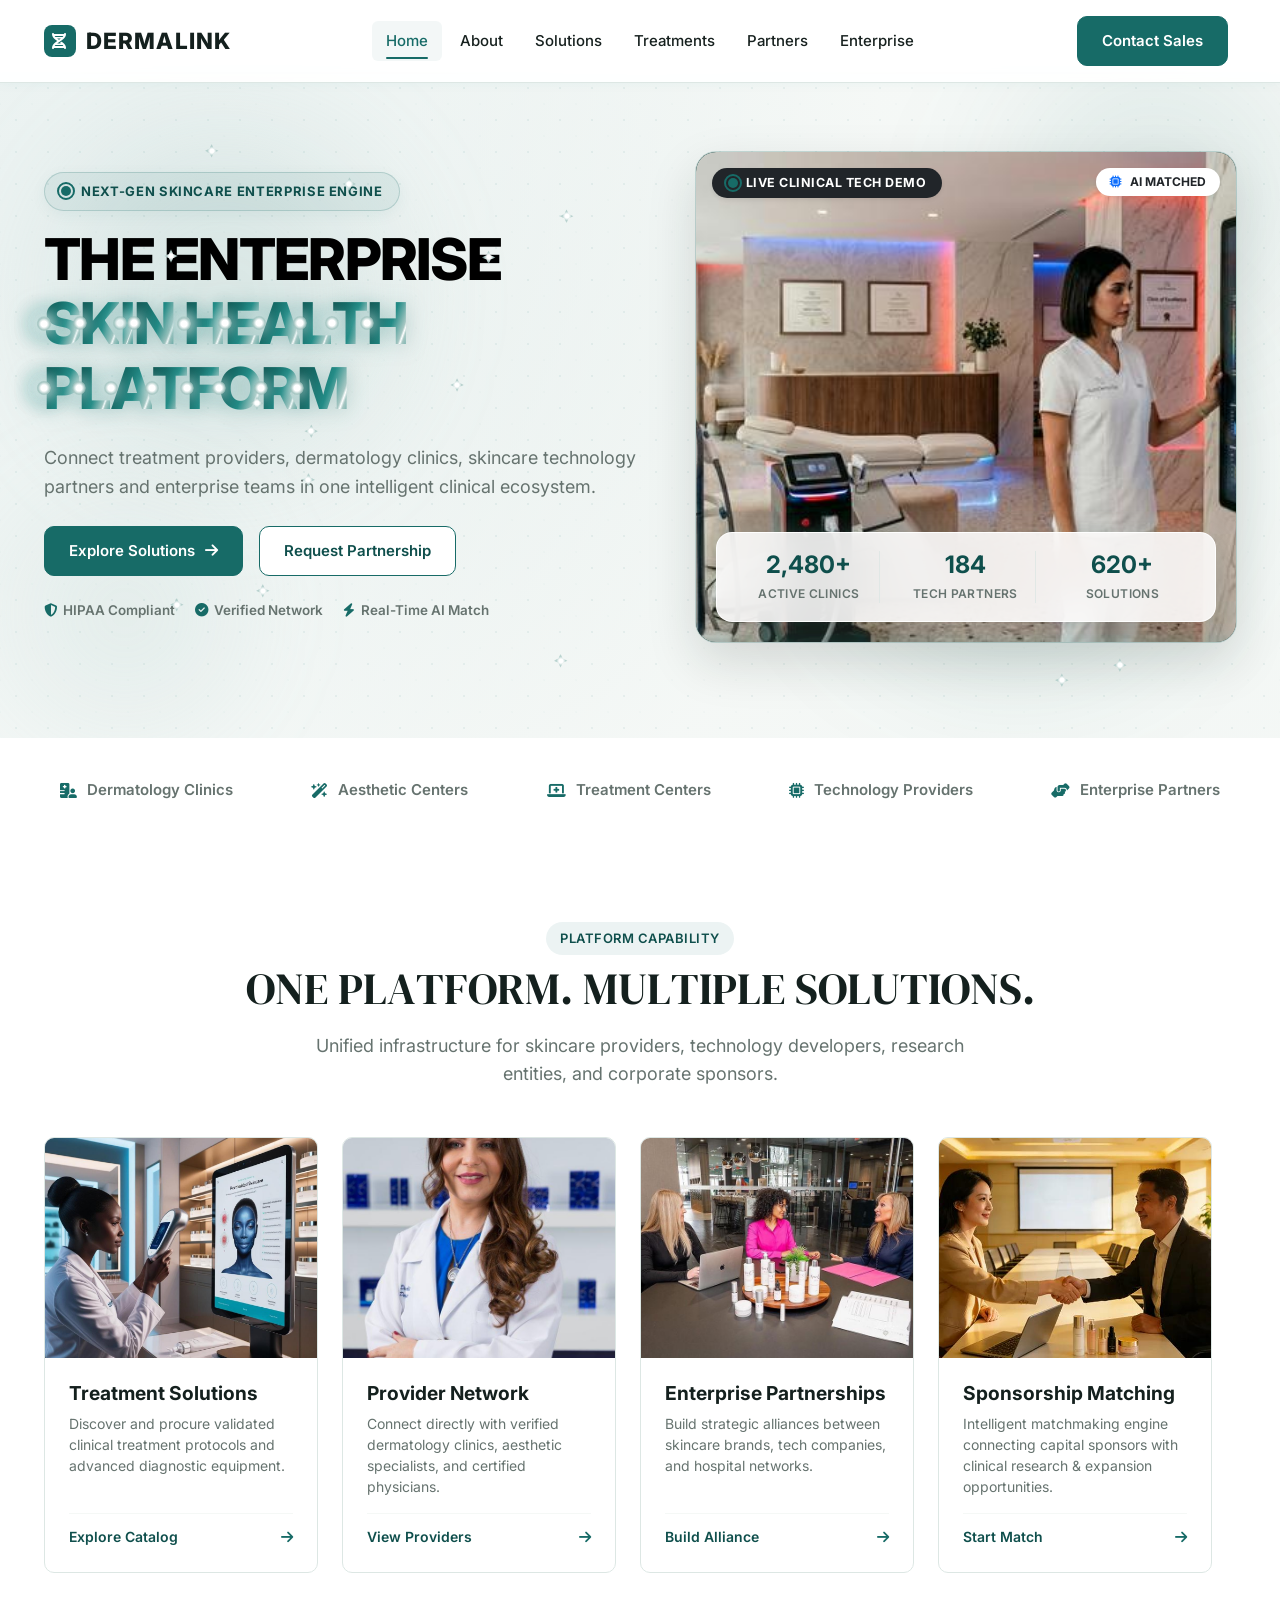
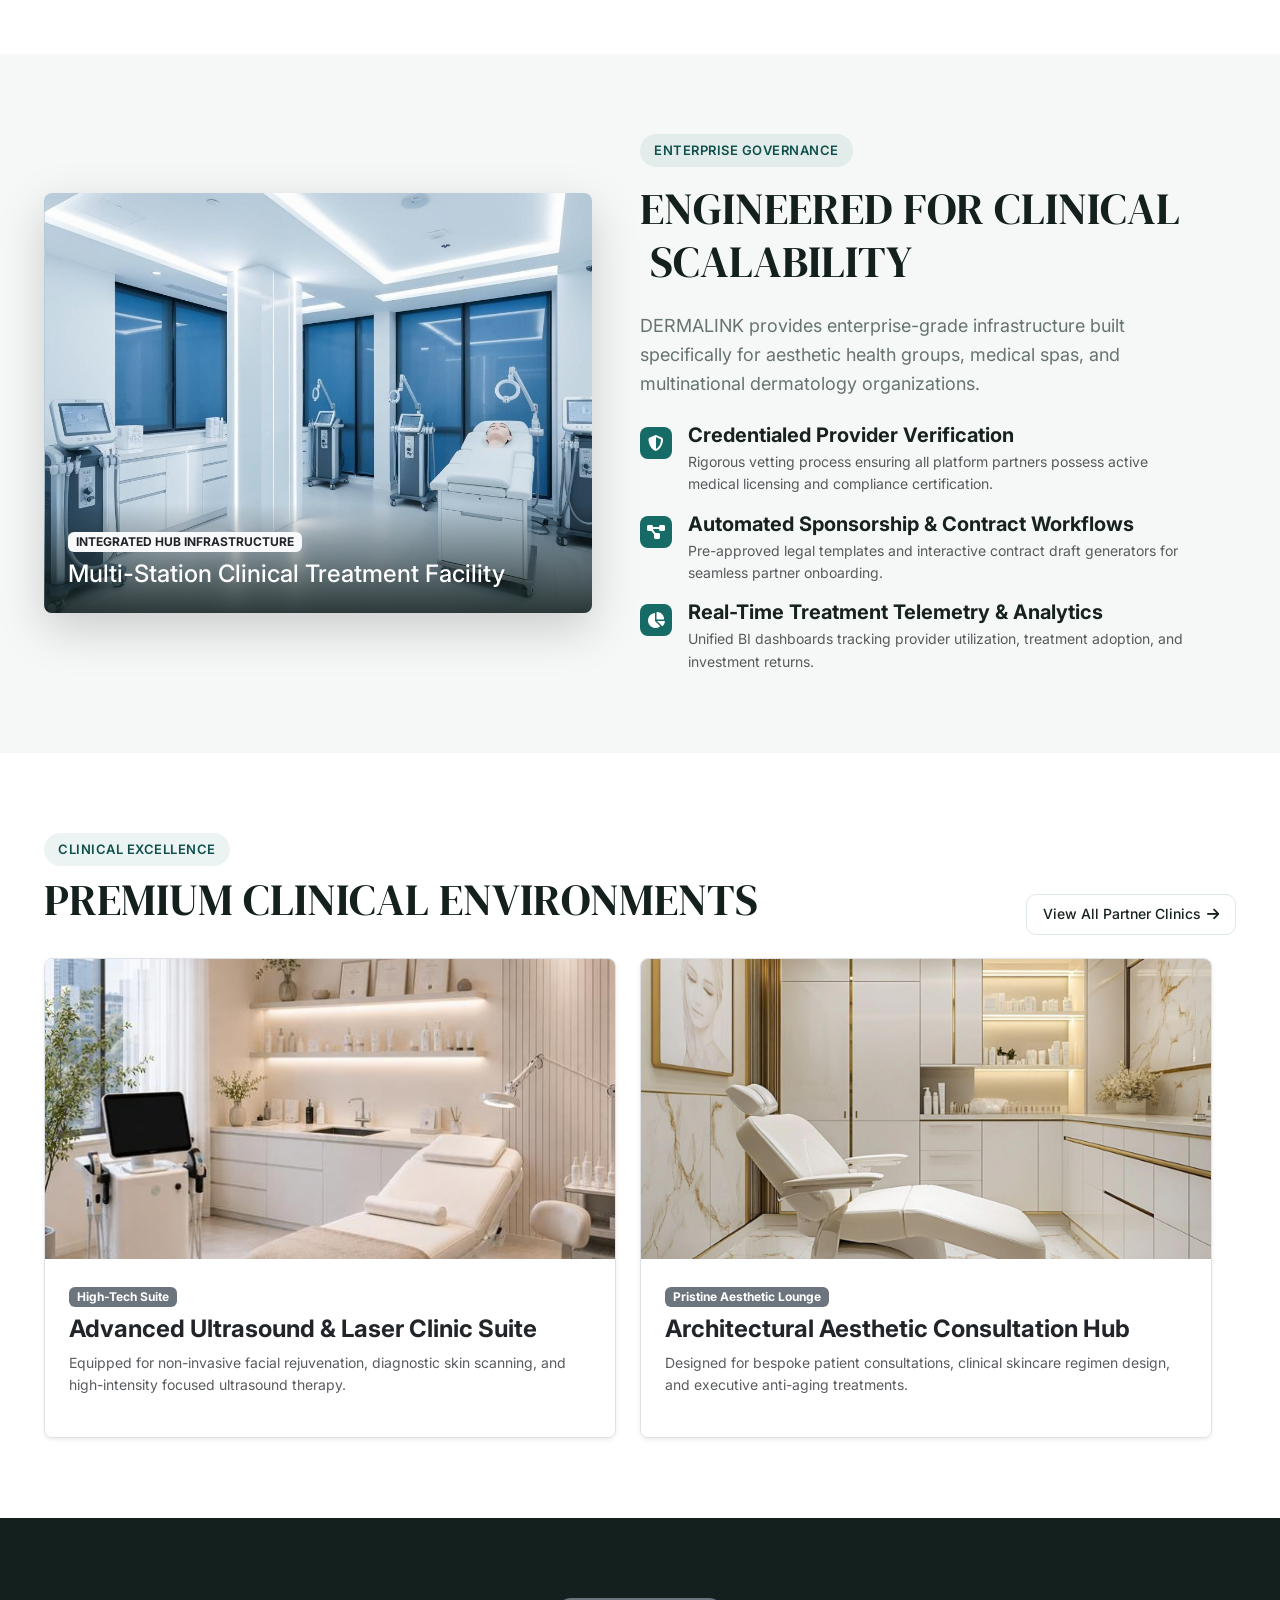
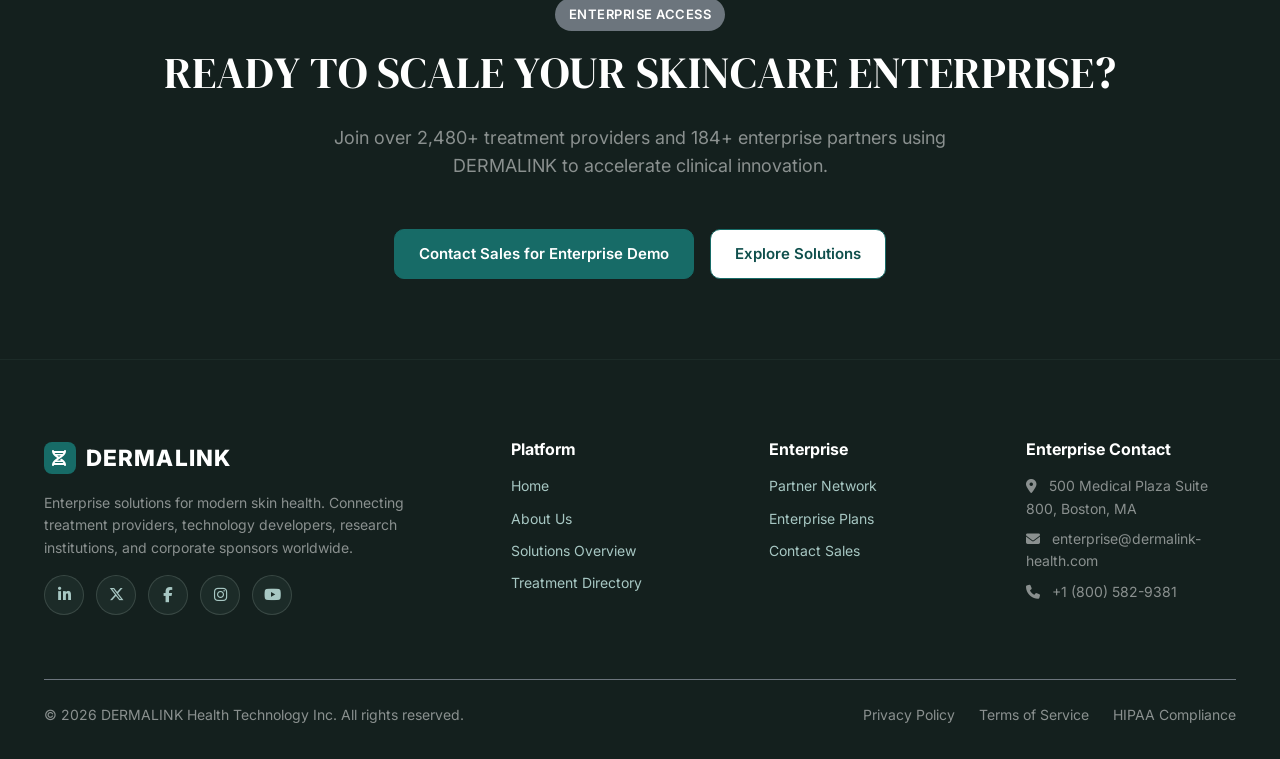
<file: index.html>
<!DOCTYPE html>
<html lang="en">
<head>
  <meta charset="UTF-8">
  <meta name="viewport" content="width=device-width, initial-scale=1.0">
  <title>DERMALINK | Enterprise Solutions for Modern Skin Health</title>
  <meta name="description" content="DERMALINK connects skincare treatment providers, dermatology clinics, skincare technology companies, sponsors, and enterprise teams in one unified platform.">
  
  <!-- Fonts -->
  <link rel="preconnect" href="https://fonts.googleapis.com">
  <link rel="preconnect" href="https://fonts.gstatic.com" crossorigin>
  <link href="https://fonts.googleapis.com/css2?family=DM+Serif+Display&family=Inter:wght@300;400;500;600;700;800&display=swap" rel="stylesheet">
  
  <!-- Favicon -->
  <link rel="icon" type="image/svg+xml" href="assets/images/favicon.svg">

  <!-- CSS Dependencies -->
  <link href="https://cdn.jsdelivr.net/npm/bootstrap@5.3.2/dist/css/bootstrap.min.css" rel="stylesheet">
  <link href="https://cdnjs.cloudflare.com/ajax/libs/font-awesome/6.4.2/css/all.min.css" rel="stylesheet">
  <link href="css/styles.css?v=1.1" rel="stylesheet">
</head>
<body>

  <!-- NAVBAR -->
  <header class="enterprise-navbar">
    <div class="container-enterprise d-flex justify-content-between align-items-center py-3">
      <a href="index.html" class="navbar-brand-custom">
        <div class="brand-icon">
          <i class="fa-solid fa-dna"></i>
        </div>
        <span>DERMALINK</span>
      </a>

      <nav class="desktop-nav-menu d-flex align-items-center gap-1">
        <a href="index.html" class="nav-link-custom active">Home</a>
        <a href="about.html" class="nav-link-custom">About</a>
        <a href="solutions.html" class="nav-link-custom">Solutions</a>
        <a href="treatments.html" class="nav-link-custom">Treatments</a>
        <a href="partners.html" class="nav-link-custom">Partners</a>
        <a href="enterprise.html" class="nav-link-custom">Enterprise</a>
      </nav>

      <div class="desktop-nav-menu auth-btn-area d-flex align-items-center me-2">
        <a href="contact.html" class="btn-enterprise-primary ms-2">Contact Sales</a>
      </div>

      <button class="mobile-nav-toggle" aria-label="Open Menu">
        <i class="fa-solid fa-bars"></i>
      </button>
    </div>
  </header>

  <!-- MOBILE NAVIGATION DRAWER -->
  <div class="mobile-menu-drawer">
    <div class="mobile-menu-header">
      <a href="index.html" class="navbar-brand-custom">
        <div class="brand-icon"><i class="fa-solid fa-dna"></i></div>
        <span>DERMALINK</span>
      </a>
      <button class="mobile-menu-close" aria-label="Close Menu">
        <i class="fa-solid fa-xmark"></i>
      </button>
    </div>
    <div class="mobile-menu-links">
      <a href="index.html" class="active">Home</a>
      <a href="about.html">About</a>
      <a href="solutions.html">Solutions</a>
      <a href="treatments.html">Treatments</a>
      <a href="partners.html">Partners</a>
      <a href="enterprise.html">Enterprise</a>
      <a href="contact.html" class="btn-enterprise-primary w-100 text-center mt-3">Contact Sales</a>
    </div>
  </div>

  <!-- HERO SECTION -->
  <section class="hero-section position-relative">
    <div class="ambient-orb ambient-orb-1"></div>
    <div class="ambient-orb ambient-orb-2"></div>
    <div class="container-enterprise position-relative" style="z-index: 2;">
      <div class="hero-grid">
        <div class="hero-text-content reveal-left">
          <div class="badge-tag-modern mb-3">
            <span class="clinical-pulse-dot"></span> Next-Gen Skincare Enterprise Engine
          </div>
          <h1 class="heading-xl-modern mb-4">
            THE ENTERPRISE <span class="hero-shimmer-highlight">SKIN HEALTH PLATFORM</span>
          </h1>
          <p class="subheading mb-4">
            Connect treatment providers, dermatology clinics, skincare technology partners and enterprise teams in one intelligent clinical ecosystem.
          </p>
          <div class="d-flex flex-wrap gap-3 hero-cta-group">
            <a href="solutions.html" class="btn-enterprise-primary">
              Explore Solutions <i class="fa-solid fa-arrow-right"></i>
            </a>
            <a href="partners.html" class="btn-enterprise-secondary">
              Request Partnership
            </a>
          </div>

          <div class="hero-trust-bullets">
            <span><i class="fa-solid fa-shield-halved"></i> HIPAA Compliant</span>
            <span><i class="fa-solid fa-circle-check"></i> Verified Network</span>
            <span><i class="fa-solid fa-bolt"></i> Real-Time AI Match</span>
          </div>
        </div>

        <div class="hero-image-wrapper reveal-right position-relative">
          <video autoplay loop muted playsinline poster="assets/images/2.jpg">
            <source src="assets/videos/vid1.mp4" type="video/mp4">
            Your browser does not support HTML5 video.
          </video>
          <span class="position-absolute top-0 start-0 m-3 badge bg-dark text-white opacity-90 shadow-sm d-flex align-items-center gap-2" style="z-index: 5; padding: 9px 16px; border-radius: 20px; font-size: 0.78rem; letter-spacing: 0.04em;">
            <span class="clinical-pulse-dot"></span> LIVE CLINICAL TECH DEMO
          </span>
          <span class="position-absolute top-0 end-0 m-3 badge bg-white text-dark shadow-sm d-none d-sm-inline-flex align-items-center gap-2" style="z-index: 5; padding: 8px 14px; border-radius: 20px; font-size: 0.75rem; font-weight: 700;">
            <i class="fa-solid fa-microchip text-primary"></i> AI MATCHED
          </span>

          <div class="hero-floating-panel">
            <div class="stat-item">
              <div class="stat-number" data-counter-target="2480" data-counter-suffix="+">0</div>
              <div class="stat-label">Active Clinics</div>
            </div>
            <div class="stat-item">
              <div class="stat-number" data-counter-target="184">0</div>
              <div class="stat-label">Tech Partners</div>
            </div>
            <div class="stat-item">
              <div class="stat-number" data-counter-target="620" data-counter-suffix="+">0</div>
              <div class="stat-label">Solutions</div>
            </div>
          </div>
        </div>
      </div>
    </div>
  </section>

  <!-- TRUST BAR -->
  <section class="trust-bar">
    <div class="container-enterprise">
      <div class="trust-flex">
        <div class="trust-item"><i class="fa-solid fa-hospital-user"></i> Dermatology Clinics</div>
        <div class="trust-item"><i class="fa-solid fa-wand-magic-sparkles"></i> Aesthetic Centers</div>
        <div class="trust-item"><i class="fa-solid fa-laptop-medical"></i> Treatment Centers</div>
        <div class="trust-item"><i class="fa-solid fa-microchip"></i> Technology Providers</div>
        <div class="trust-item"><i class="fa-solid fa-handshake-angle"></i> Enterprise Partners</div>
      </div>
    </div>
  </section>

  <!-- SOLUTIONS SECTION -->
  <section class="section-padding bg-white">
    <div class="container-enterprise">
      <div class="text-center mb-5 reveal">
        <span class="badge-tag">Platform Capability</span>
        <h2 class="heading-lg mt-2 mb-3">ONE PLATFORM. MULTIPLE SOLUTIONS.</h2>
        <p class="subheading mx-auto">Unified infrastructure for skincare providers, technology developers, research entities, and corporate sponsors.</p>
      </div>

      <div class="row g-4">
        <div class="col-lg-3 col-md-6 reveal">
          <div class="enterprise-card">
            <div class="card-img-wrapper">
              <img src="assets/images/6.jpg" alt="Treatment Solutions">
            </div>
            <div class="card-content">
              <h3 class="card-title-custom">Treatment Solutions</h3>
              <p class="card-desc">Discover and procure validated clinical treatment protocols and advanced diagnostic equipment.</p>
              <div class="card-footer-custom">
                <span>Explore Catalog</span>
                <a href="treatments.html" class="arrow-link"><i class="fa-solid fa-arrow-right"></i></a>
              </div>
            </div>
          </div>
        </div>

        <div class="col-lg-3 col-md-6 reveal">
          <div class="enterprise-card">
            <div class="card-img-wrapper">
              <img src="assets/images/9.jpg" alt="Provider Network">
            </div>
            <div class="card-content">
              <h3 class="card-title-custom">Provider Network</h3>
              <p class="card-desc">Connect directly with verified dermatology clinics, aesthetic specialists, and certified physicians.</p>
              <div class="card-footer-custom">
                <span>View Providers</span>
                <a href="partners.html" class="arrow-link"><i class="fa-solid fa-arrow-right"></i></a>
              </div>
            </div>
          </div>
        </div>

        <div class="col-lg-3 col-md-6 reveal">
          <div class="enterprise-card">
            <div class="card-img-wrapper">
              <img src="assets/images/32.jpg" alt="Enterprise Partnerships">
            </div>
            <div class="card-content">
              <h3 class="card-title-custom">Enterprise Partnerships</h3>
              <p class="card-desc">Build strategic alliances between skincare brands, tech companies, and hospital networks.</p>
              <div class="card-footer-custom">
                <span>Build Alliance</span>
                <a href="enterprise.html" class="arrow-link"><i class="fa-solid fa-arrow-right"></i></a>
              </div>
            </div>
          </div>
        </div>

        <div class="col-lg-3 col-md-6 reveal">
          <div class="enterprise-card">
            <div class="card-img-wrapper">
              <img src="assets/images/38.jpg" alt="Sponsorship Matching">
            </div>
            <div class="card-content">
              <h3 class="card-title-custom">Sponsorship Matching</h3>
              <p class="card-desc">Intelligent matchmaking engine connecting capital sponsors with clinical research & expansion opportunities.</p>
              <div class="card-footer-custom">
                <span>Start Match</span>
                <a href="partners.html#matchmaking" class="arrow-link"><i class="fa-solid fa-arrow-right"></i></a>
              </div>
            </div>
          </div>
        </div>
      </div>
    </div>
  </section>

  <!-- CLINICAL TECHNOLOGY FEATURE -->
  <section class="section-padding">
    <div class="container-enterprise">
      <div class="row align-items-center g-5">
        <div class="col-lg-6 reveal">
          <div class="rounded-3 overflow-hidden shadow-lg position-relative">
            <img src="assets/images/24.jpg" alt="Multi-station Clinical Tech Facility" class="img-fluid w-100" style="height: 420px; object-fit: cover;">
            <div class="position-absolute bottom-0 start-0 p-4 w-100" style="background: linear-gradient(180deg, transparent 0%, rgba(20, 32, 30, 0.85) 100%);">
              <span class="badge bg-light text-dark fw-bold mb-2">INTEGRATED HUB INFRASTRUCTURE</span>
              <h4 class="text-white mb-0">Multi-Station Clinical Treatment Facility</h4>
            </div>
          </div>
        </div>

        <div class="col-lg-6 reveal">
          <span class="badge-tag mb-3">Enterprise Governance</span>
          <h2 class="heading-lg mb-4">ENGINEERED FOR CLINICAL SCALABILITY</h2>
          <p class="subheading mb-4">
            DERMALINK provides enterprise-grade infrastructure built specifically for aesthetic health groups, medical spas, and multinational dermatology organizations.
          </p>

          <div class="d-flex flex-column gap-3">
            <div class="d-flex gap-3 align-items-start">
              <div class="brand-icon flex-shrink-0 mt-1"><i class="fa-solid fa-shield-halved"></i></div>
              <div>
                <h5 class="fw-bold mb-1">Credentialed Provider Verification</h5>
                <p class="text-muted small mb-0">Rigorous vetting process ensuring all platform partners possess active medical licensing and compliance certification.</p>
              </div>
            </div>

            <div class="d-flex gap-3 align-items-start">
              <div class="brand-icon flex-shrink-0 mt-1"><i class="fa-solid fa-diagram-project"></i></div>
              <div>
                <h5 class="fw-bold mb-1">Automated Sponsorship & Contract Workflows</h5>
                <p class="text-muted small mb-0">Pre-approved legal templates and interactive contract draft generators for seamless partner onboarding.</p>
              </div>
            </div>

            <div class="d-flex gap-3 align-items-start">
              <div class="brand-icon flex-shrink-0 mt-1"><i class="fa-solid fa-chart-pie"></i></div>
              <div>
                <h5 class="fw-bold mb-1">Real-Time Treatment Telemetry & Analytics</h5>
                <p class="text-muted small mb-0">Unified BI dashboards tracking provider utilization, treatment adoption, and investment returns.</p>
              </div>
            </div>
          </div>
        </div>
      </div>
    </div>
  </section>

  <!-- CLINICAL ECOSYSTEM SHOWCASE -->
  <section class="section-padding bg-white">
    <div class="container-enterprise">
      <div class="d-flex justify-content-between align-items-end mb-4 reveal">
        <div>
          <span class="badge-tag">Clinical Excellence</span>
          <h2 class="heading-lg mt-2">PREMIUM CLINICAL ENVIRONMENTS</h2>
        </div>
        <a href="partners.html" class="btn-enterprise-outline">View All Partner Clinics <i class="fa-solid fa-arrow-right"></i></a>
      </div>

      <div class="row g-4">
        <div class="col-md-6 reveal">
          <div class="rounded-3 overflow-hidden shadow-sm border h-100">
            <img src="assets/images/1.jpg" alt="Luxury Treatment Room" class="img-fluid w-100" style="height: 300px; object-fit: cover;">
            <div class="p-4">
              <span class="badge bg-secondary mb-2">High-Tech Suite</span>
              <h4 class="fw-bold text-dark">Advanced Ultrasound & Laser Clinic Suite</h4>
              <p class="text-muted small">Equipped for non-invasive facial rejuvenation, diagnostic skin scanning, and high-intensity focused ultrasound therapy.</p>
            </div>
          </div>
        </div>

        <div class="col-md-6 reveal">
          <div class="rounded-3 overflow-hidden shadow-sm border h-100">
            <img src="assets/images/8.jpg" alt="Aesthetic Treatment Suite" class="img-fluid w-100" style="height: 300px; object-fit: cover;">
            <div class="p-4">
              <span class="badge bg-secondary mb-2">Pristine Aesthetic Lounge</span>
              <h4 class="fw-bold text-dark">Architectural Aesthetic Consultation Hub</h4>
              <p class="text-muted small">Designed for bespoke patient consultations, clinical skincare regimen design, and executive anti-aging treatments.</p>
            </div>
          </div>
        </div>
      </div>
    </div>
  </section>

  <!-- CALL TO ACTION -->
  <section class="section-padding text-white" style="background-color: var(--dark);">
    <div class="container-enterprise text-center reveal">
      <span class="badge-tag text-white bg-secondary mb-3">Enterprise Access</span>
      <h2 class="heading-lg text-white mb-4">READY TO SCALE YOUR SKINCARE ENTERPRISE?</h2>
      <p class="subheading text-white-50 mx-auto mb-5">
        Join over 2,480+ treatment providers and 184+ enterprise partners using DERMALINK to accelerate clinical innovation.
      </p>
      <div class="d-flex justify-content-center gap-3 flex-wrap">
        <a href="contact.html" class="btn-enterprise-primary">Contact Sales for Enterprise Demo</a>
        <a href="solutions.html" class="btn-enterprise-secondary">Explore Solutions</a>
      </div>
    </div>
  </section>

  <!-- FOOTER -->
  <footer class="footer-enterprise">
    <div class="container-enterprise">
      <div class="footer-grid">
        <div>
          <a href="index.html" class="navbar-brand-custom text-white mb-3 d-inline-flex">
            <div class="brand-icon"><i class="fa-solid fa-dna"></i></div>
            <span>DERMALINK</span>
          </a>
          <p class="text-white-50 small pe-lg-4 mb-3">
            Enterprise solutions for modern skin health. Connecting treatment providers, technology developers, research institutions, and corporate sponsors worldwide.
          </p>
          <div class="footer-social-icons mb-4 mb-lg-0">
            <a href="https://linkedin.com" target="_blank" rel="noopener" class="social-icon-btn" aria-label="LinkedIn" title="LinkedIn">
              <i class="fa-brands fa-linkedin-in"></i>
            </a>
            <a href="https://twitter.com" target="_blank" rel="noopener" class="social-icon-btn" aria-label="Twitter X" title="Twitter X">
              <i class="fa-brands fa-x-twitter"></i>
            </a>
            <a href="https://facebook.com" target="_blank" rel="noopener" class="social-icon-btn" aria-label="Facebook" title="Facebook">
              <i class="fa-brands fa-facebook-f"></i>
            </a>
            <a href="https://instagram.com" target="_blank" rel="noopener" class="social-icon-btn" aria-label="Instagram" title="Instagram">
              <i class="fa-brands fa-instagram"></i>
            </a>
            <a href="https://youtube.com" target="_blank" rel="noopener" class="social-icon-btn" aria-label="YouTube" title="YouTube">
              <i class="fa-brands fa-youtube"></i>
            </a>
          </div>
        </div>

        <div>
          <h6 class="fw-bold text-white mb-3">Platform</h6>
          <a href="index.html" class="footer-link">Home</a>
          <a href="about.html" class="footer-link">About Us</a>
          <a href="solutions.html" class="footer-link">Solutions Overview</a>
          <a href="treatments.html" class="footer-link">Treatment Directory</a>
        </div>

        <div>
          <h6 class="fw-bold text-white mb-3">Enterprise</h6>
          <a href="partners.html" class="footer-link">Partner Network</a>
          <a href="enterprise.html" class="footer-link">Enterprise Plans</a>
          <a href="contact.html" class="footer-link">Contact Sales</a>
        </div>

        <div>
          <h6 class="fw-bold text-white mb-3">Enterprise Contact</h6>
          <p class="text-white-50 small mb-2"><i class="fa-solid fa-location-dot me-2 text-accent"></i> 500 Medical Plaza Suite 800, Boston, MA</p>
          <p class="text-white-50 small mb-2"><i class="fa-solid fa-envelope me-2 text-accent"></i> enterprise@dermalink-health.com</p>
          <p class="text-white-50 small mb-0"><i class="fa-solid fa-phone me-2 text-accent"></i> +1 (800) 582-9381</p>
        </div>
      </div>

      <div class="d-flex justify-content-between align-items-center pt-4 border-top border-secondary flex-wrap gap-2 text-white-50 small">
        <div>&copy; 2026 DERMALINK Health Technology Inc. All rights reserved.</div>
        <div class="d-flex gap-4">
          <a href="#" class="text-white-50 text-decoration-none">Privacy Policy</a>
          <a href="#" class="text-white-50 text-decoration-none">Terms of Service</a>
          <a href="#" class="text-white-50 text-decoration-none">HIPAA Compliance</a>
        </div>
      </div>
    </div>
  </footer>

  <!-- Scripts -->
  <script src="https://cdn.jsdelivr.net/npm/bootstrap@5.3.2/dist/js/bootstrap.bundle.min.js"></script>
  <script src="js/data.js"></script>
  <script src="js/app.js"></script>
</body>
</html>
</file>
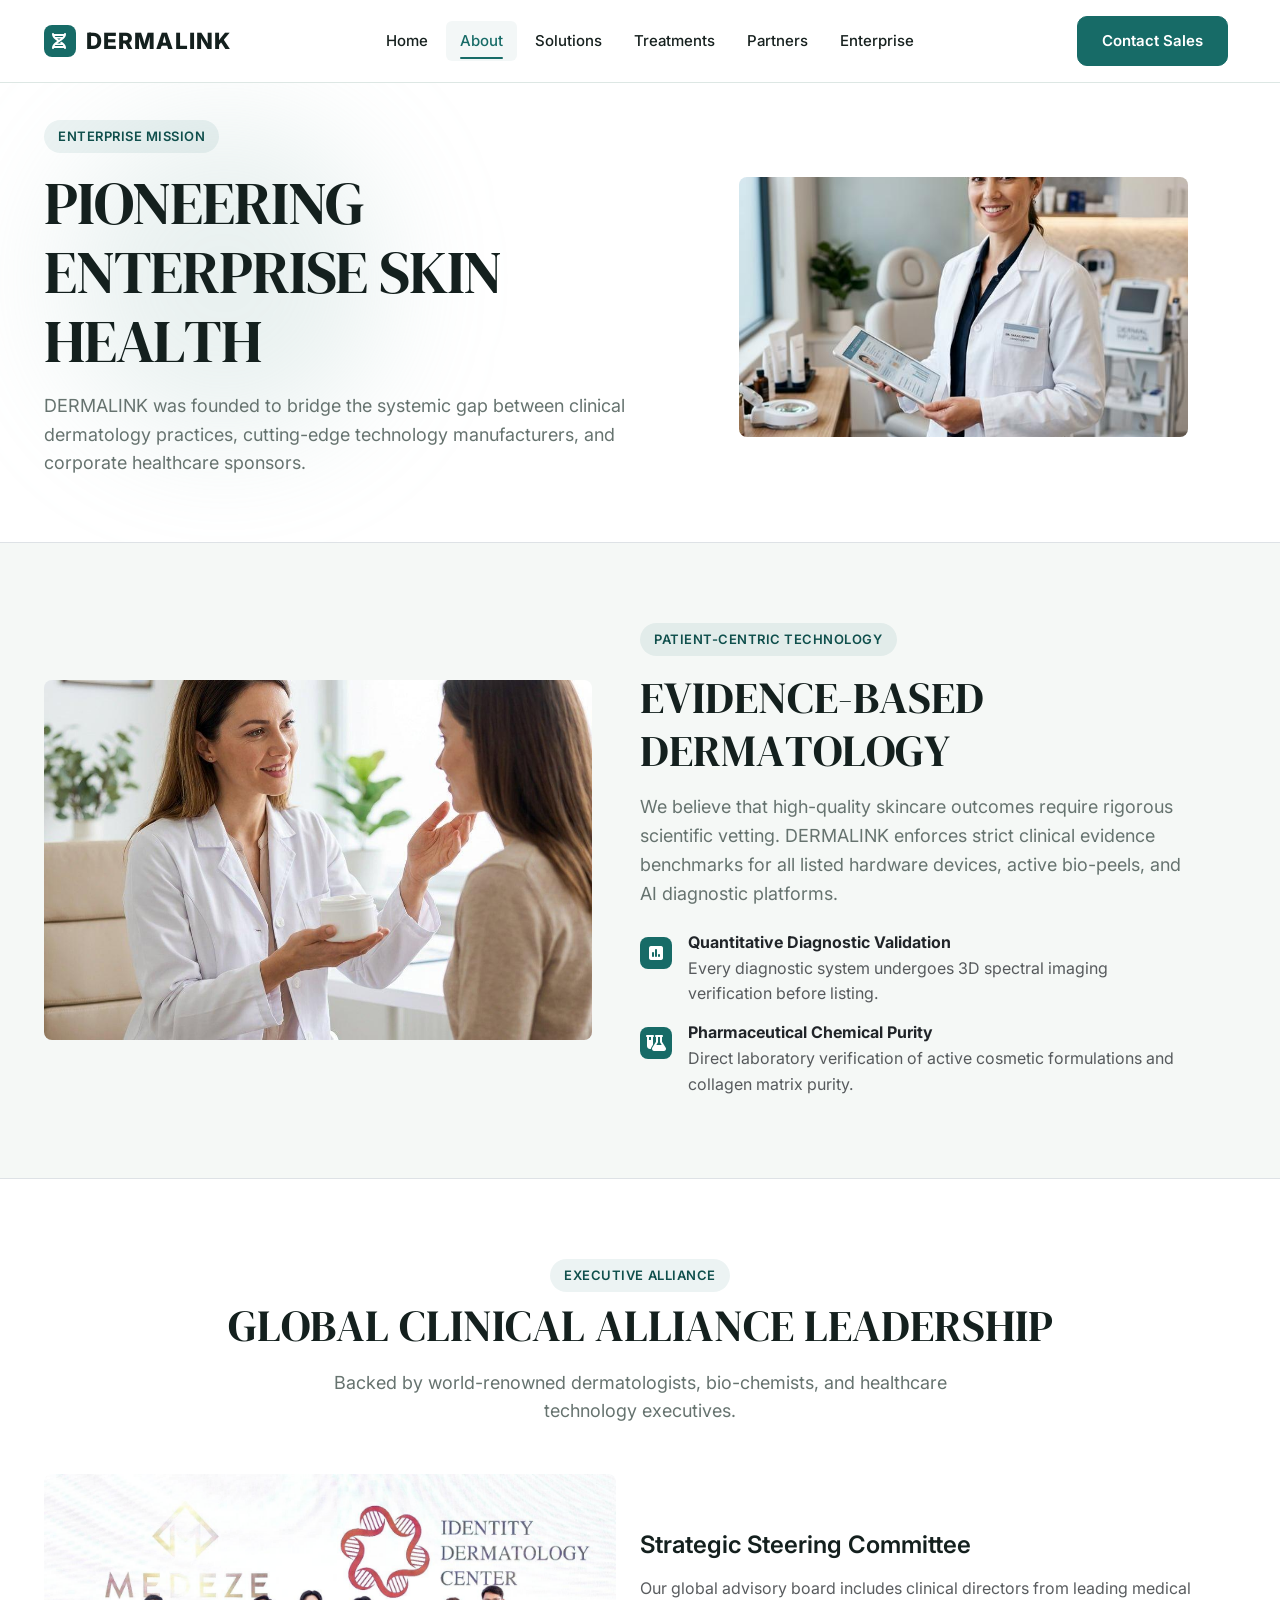
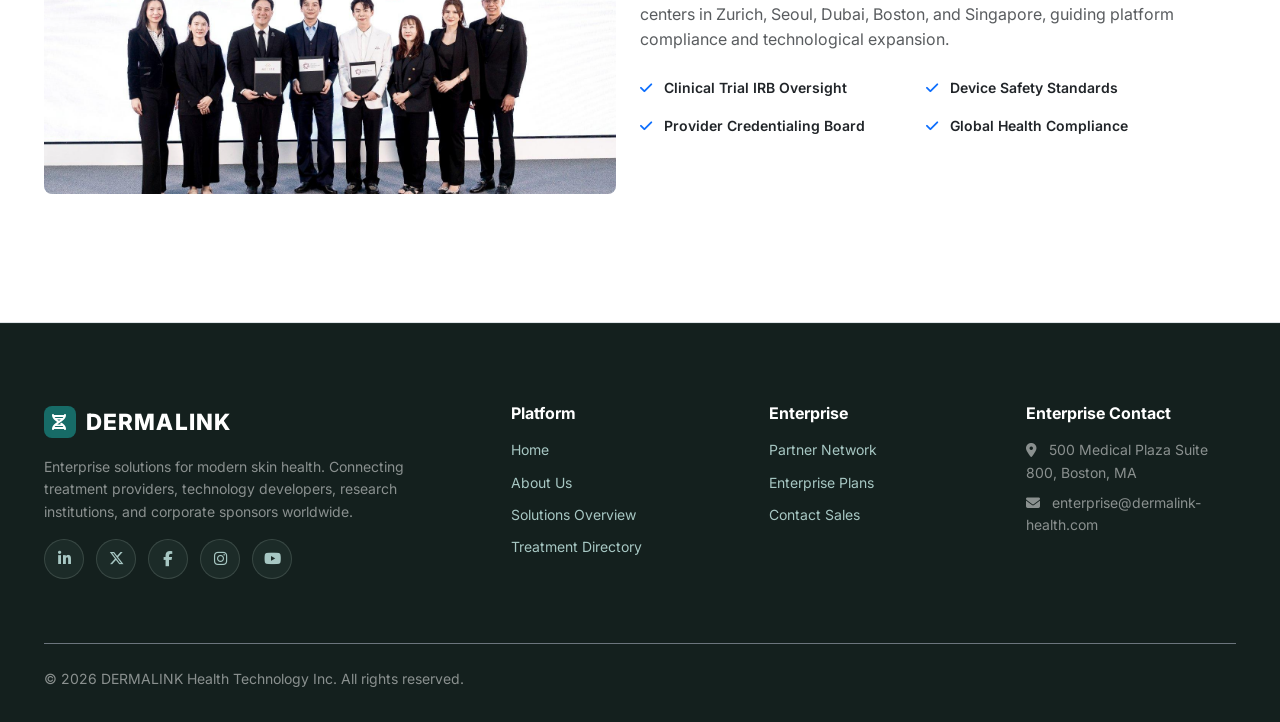
<file: about.html>
<!DOCTYPE html>
<html lang="en">
<head>
  <meta charset="UTF-8">
  <meta name="viewport" content="width=device-width, initial-scale=1.0">
  <title>About Us & Clinical Mission | DERMALINK</title>
  <meta name="description" content="Learn about DERMALINK's enterprise mission to connect clinical skincare treatment providers, technology innovators, and corporate sponsors.">
  
  <!-- Fonts -->
  <link rel="preconnect" href="https://fonts.googleapis.com">
  <link rel="preconnect" href="https://fonts.gstatic.com" crossorigin>
  <link href="https://fonts.googleapis.com/css2?family=DM+Serif+Display&family=Inter:wght@300;400;500;600;700;800&display=swap" rel="stylesheet">
  
  <!-- Favicon -->
  <link rel="icon" type="image/svg+xml" href="assets/images/favicon.svg">

  <!-- CSS Dependencies -->
  <link href="https://cdn.jsdelivr.net/npm/bootstrap@5.3.2/dist/css/bootstrap.min.css" rel="stylesheet">
  <link href="https://cdnjs.cloudflare.com/ajax/libs/font-awesome/6.4.2/css/all.min.css" rel="stylesheet">
  <link href="css/styles.css" rel="stylesheet">
</head>
<body>

  <!-- NAVBAR -->
  <header class="enterprise-navbar">
    <div class="container-enterprise d-flex justify-content-between align-items-center py-3">
      <a href="index.html" class="navbar-brand-custom">
        <div class="brand-icon"><i class="fa-solid fa-dna"></i></div>
        <span>DERMALINK</span>
      </a>

      <nav class="desktop-nav-menu d-flex align-items-center gap-1">
        <a href="index.html" class="nav-link-custom">Home</a>
        <a href="about.html" class="nav-link-custom active">About</a>
        <a href="solutions.html" class="nav-link-custom">Solutions</a>
        <a href="treatments.html" class="nav-link-custom">Treatments</a>
        <a href="partners.html" class="nav-link-custom">Partners</a>
        <a href="enterprise.html" class="nav-link-custom">Enterprise</a>
      </nav>

      <div class="desktop-nav-menu auth-btn-area d-flex align-items-center me-2">
        <a href="contact.html" class="btn-enterprise-primary ms-2">Contact Sales</a>
      </div>

      <button class="mobile-nav-toggle" aria-label="Open Menu">
        <i class="fa-solid fa-bars"></i>
      </button>
    </div>
  </header>

  <!-- MOBILE NAVIGATION DRAWER -->
  <div class="mobile-menu-drawer">
    <div class="mobile-menu-header">
      <a href="index.html" class="navbar-brand-custom">
        <div class="brand-icon"><i class="fa-solid fa-dna"></i></div>
        <span>DERMALINK</span>
      </a>
      <button class="mobile-menu-close" aria-label="Close Menu">
        <i class="fa-solid fa-xmark"></i>
      </button>
    </div>
    <div class="mobile-menu-links">
      <a href="index.html">Home</a>
      <a href="about.html" class="active">About</a>
      <a href="solutions.html">Solutions</a>
      <a href="treatments.html">Treatments</a>
      <a href="partners.html">Partners</a>
      <a href="enterprise.html">Enterprise</a>
      <a href="contact.html" class="btn-enterprise-primary w-100 text-center mt-3">Contact Sales</a>
    </div>
  </div>

  <!-- HERO HEADER -->
  <section class="section-padding-sm bg-white border-bottom position-relative overflow-hidden">
    <div class="ambient-orb ambient-orb-1"></div>
    <div class="container-enterprise position-relative" style="z-index: 2;">
      <div class="row align-items-center g-5">
        <div class="col-lg-7 reveal-left">
          <span class="badge-tag mb-3">Enterprise Mission</span>
          <h1 class="heading-xl mb-3">PIONEERING ENTERPRISE SKIN HEALTH</h1>
          <p class="subheading">
            DERMALINK was founded to bridge the systemic gap between clinical dermatology practices, cutting-edge technology manufacturers, and corporate healthcare sponsors.
          </p>
        </div>
        <div class="col-lg-5 reveal-right">
          <div class="rounded-3 overflow-hidden shadow-md">
            <img src="assets/images/5.jpg" alt="Dr Sarah Johnson Dermatologist" class="img-fluid w-100" style="height: 260px; object-fit: cover;">
          </div>
        </div>
      </div>
    </div>
  </section>

  <!-- CLINICAL APPROACH -->
  <section class="section-padding">
    <div class="container-enterprise">
      <div class="row align-items-center g-5">
        <div class="col-lg-6 reveal">
          <img src="assets/images/10.jpg" alt="Dermatology Patient Consultation" class="img-fluid rounded-3 shadow-md w-100" style="height: 360px; object-fit: cover;">
        </div>
        <div class="col-lg-6 reveal">
          <span class="badge-tag mb-3">Patient-Centric Technology</span>
          <h2 class="heading-lg mb-3">EVIDENCE-BASED DERMATOLOGY</h2>
          <p class="subheading mb-4">
            We believe that high-quality skincare outcomes require rigorous scientific vetting. DERMALINK enforces strict clinical evidence benchmarks for all listed hardware devices, active bio-peels, and AI diagnostic platforms.
          </p>
          <div class="d-flex flex-column gap-3">
            <div class="d-flex gap-3">
              <div class="brand-icon flex-shrink-0 mt-1"><i class="fa-solid fa-square-poll-vertical"></i></div>
              <div>
                <h6 class="fw-bold text-dark mb-1">Quantitative Diagnostic Validation</h6>
                <p class="text-muted extra-small mb-0">Every diagnostic system undergoes 3D spectral imaging verification before listing.</p>
              </div>
            </div>
            <div class="d-flex gap-3">
              <div class="brand-icon flex-shrink-0 mt-1"><i class="fa-solid fa-flask-vial"></i></div>
              <div>
                <h6 class="fw-bold text-dark mb-1">Pharmaceutical Chemical Purity</h6>
                <p class="text-muted extra-small mb-0">Direct laboratory verification of active cosmetic formulations and collagen matrix purity.</p>
              </div>
            </div>
          </div>
        </div>
      </div>
    </div>
  </section>

  <!-- R&D LAB & LEADERSHIP ALLIANCE -->
  <section class="section-padding bg-white border-top border-bottom">
    <div class="container-enterprise">
      <div class="text-center mb-5 reveal">
        <span class="badge-tag">Executive Alliance</span>
        <h2 class="heading-lg mt-2 mb-3">GLOBAL CLINICAL ALLIANCE LEADERSHIP</h2>
        <p class="subheading mx-auto">Backed by world-renowned dermatologists, bio-chemists, and healthcare technology executives.</p>
      </div>

      <div class="row g-4 align-items-center mb-5">
        <div class="col-lg-6 reveal">
          <img src="assets/images/43.jpg" alt="Medeze x Identity Dermatology Center Alliance" class="img-fluid rounded-3 shadow-md w-100" style="height: 320px; object-fit: cover;">
        </div>
        <div class="col-lg-6 reveal">
          <h3 class="heading-md mb-3">Strategic Steering Committee</h3>
          <p class="text-muted mb-4">
            Our global advisory board includes clinical directors from leading medical centers in Zurich, Seoul, Dubai, Boston, and Singapore, guiding platform compliance and technological expansion.
          </p>
          <div class="row g-3 text-dark small fw-semibold">
            <div class="col-6"><i class="fa-solid fa-check text-primary me-2"></i> Clinical Trial IRB Oversight</div>
            <div class="col-6"><i class="fa-solid fa-check text-primary me-2"></i> Device Safety Standards</div>
            <div class="col-6"><i class="fa-solid fa-check text-primary me-2"></i> Provider Credentialing Board</div>
            <div class="col-6"><i class="fa-solid fa-check text-primary me-2"></i> Global Health Compliance</div>
          </div>
        </div>
      </div>
    </div>
  </section>

  <!-- FOOTER -->
  <footer class="footer-enterprise">
    <div class="container-enterprise">
      <div class="footer-grid">
        <div>
          <a href="index.html" class="navbar-brand-custom text-white mb-3 d-inline-flex">
            <div class="brand-icon"><i class="fa-solid fa-dna"></i></div>
            <span>DERMALINK</span>
          </a>
          <p class="text-white-50 small pe-lg-4 mb-3">
            Enterprise solutions for modern skin health. Connecting treatment providers, technology developers, research institutions, and corporate sponsors worldwide.
          </p>
          <div class="footer-social-icons mb-4 mb-lg-0">
            <a href="https://linkedin.com" target="_blank" rel="noopener" class="social-icon-btn" aria-label="LinkedIn" title="LinkedIn">
              <i class="fa-brands fa-linkedin-in"></i>
            </a>
            <a href="https://twitter.com" target="_blank" rel="noopener" class="social-icon-btn" aria-label="Twitter X" title="Twitter X">
              <i class="fa-brands fa-x-twitter"></i>
            </a>
            <a href="https://facebook.com" target="_blank" rel="noopener" class="social-icon-btn" aria-label="Facebook" title="Facebook">
              <i class="fa-brands fa-facebook-f"></i>
            </a>
            <a href="https://instagram.com" target="_blank" rel="noopener" class="social-icon-btn" aria-label="Instagram" title="Instagram">
              <i class="fa-brands fa-instagram"></i>
            </a>
            <a href="https://youtube.com" target="_blank" rel="noopener" class="social-icon-btn" aria-label="YouTube" title="YouTube">
              <i class="fa-brands fa-youtube"></i>
            </a>
          </div>
        </div>
        <div>
          <h6 class="fw-bold text-white mb-3">Platform</h6>
          <a href="index.html" class="footer-link">Home</a>
          <a href="about.html" class="footer-link">About Us</a>
          <a href="solutions.html" class="footer-link">Solutions Overview</a>
          <a href="treatments.html" class="footer-link">Treatment Directory</a>
        </div>
        <div>
          <h6 class="fw-bold text-white mb-3">Enterprise</h6>
          <a href="partners.html" class="footer-link">Partner Network</a>
          <a href="enterprise.html" class="footer-link">Enterprise Plans</a>
          <a href="contact.html" class="footer-link">Contact Sales</a>
        </div>
        <div>
          <h6 class="fw-bold text-white mb-3">Enterprise Contact</h6>
          <p class="text-white-50 small mb-2"><i class="fa-solid fa-location-dot me-2 text-accent"></i> 500 Medical Plaza Suite 800, Boston, MA</p>
          <p class="text-white-50 small mb-2"><i class="fa-solid fa-envelope me-2 text-accent"></i> enterprise@dermalink-health.com</p>
        </div>
      </div>
      <div class="d-flex justify-content-between align-items-center pt-4 border-top border-secondary text-white-50 small">
        <div>&copy; 2026 DERMALINK Health Technology Inc. All rights reserved.</div>
      </div>
    </div>
  </footer>

  <script src="https://cdn.jsdelivr.net/npm/bootstrap@5.3.2/dist/js/bootstrap.bundle.min.js"></script>
  <script src="js/data.js"></script>
  <script src="js/app.js"></script>
</body>
</html>
</file>
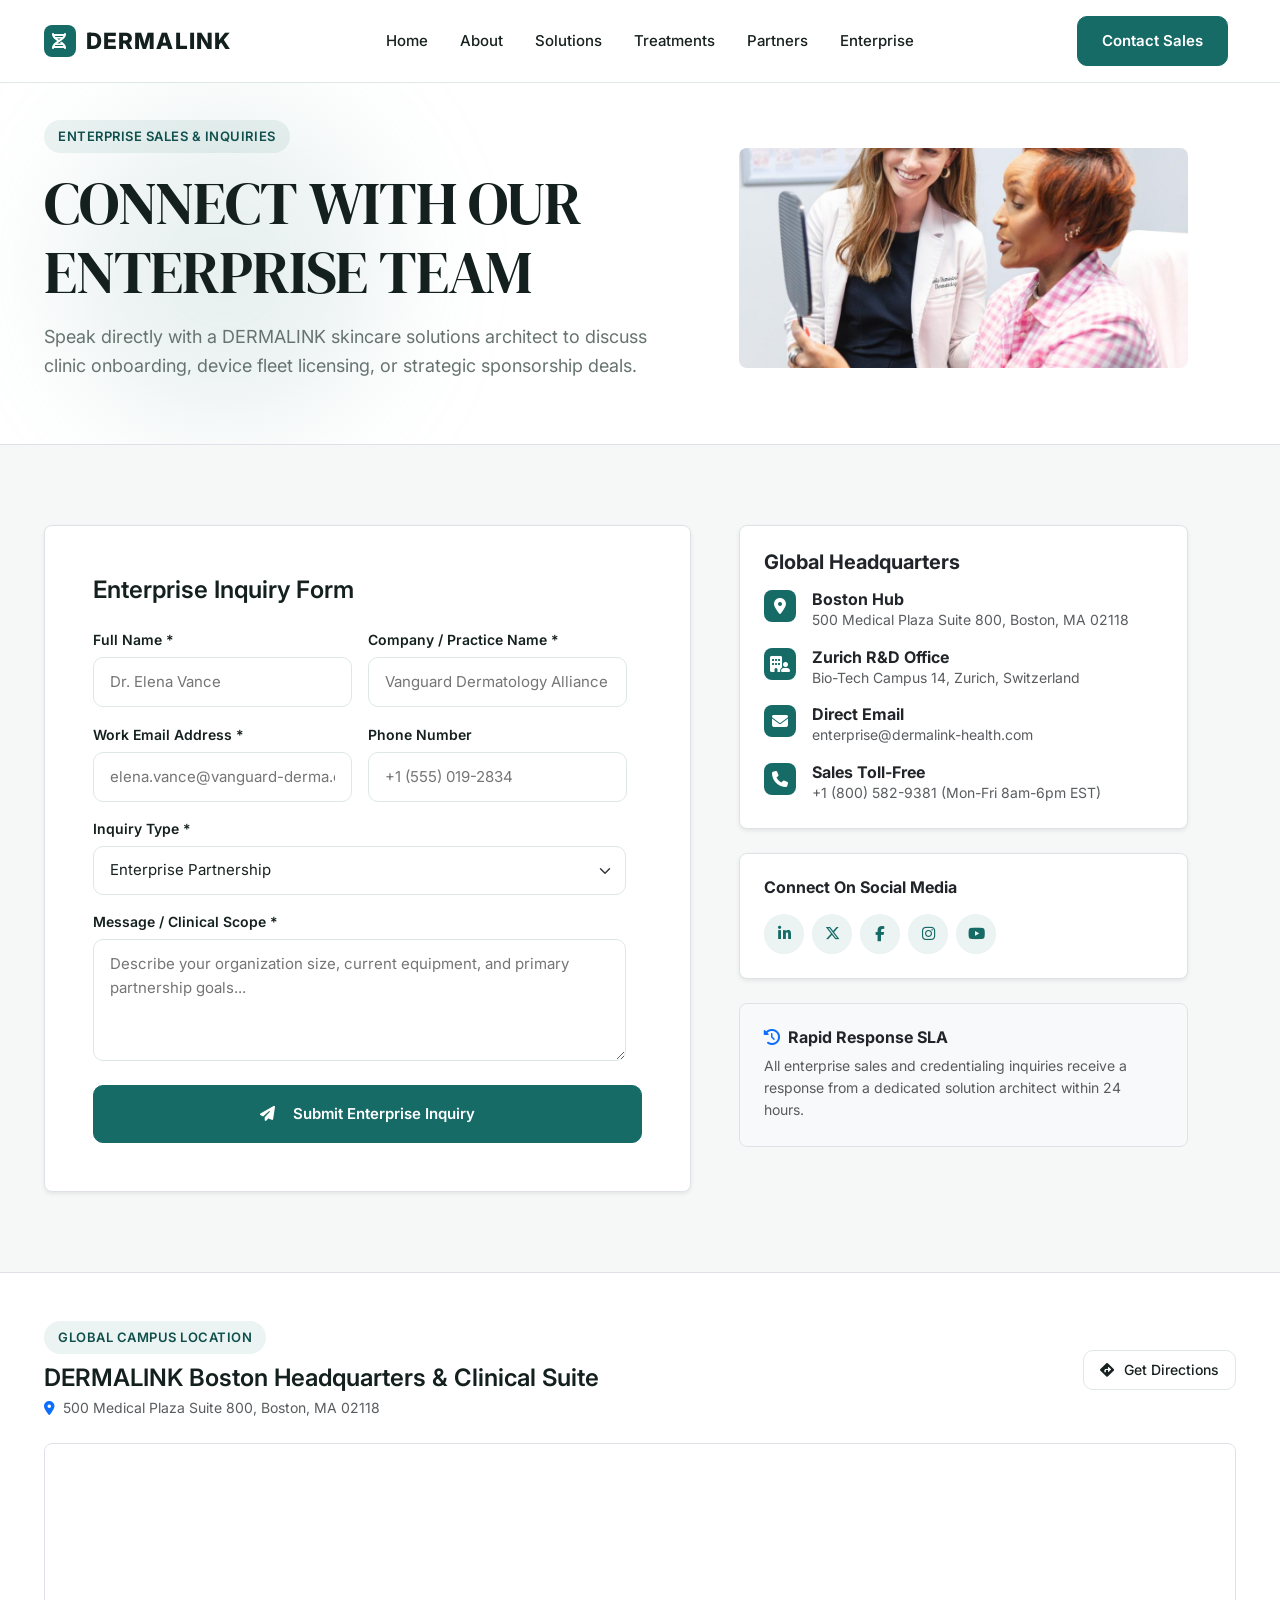
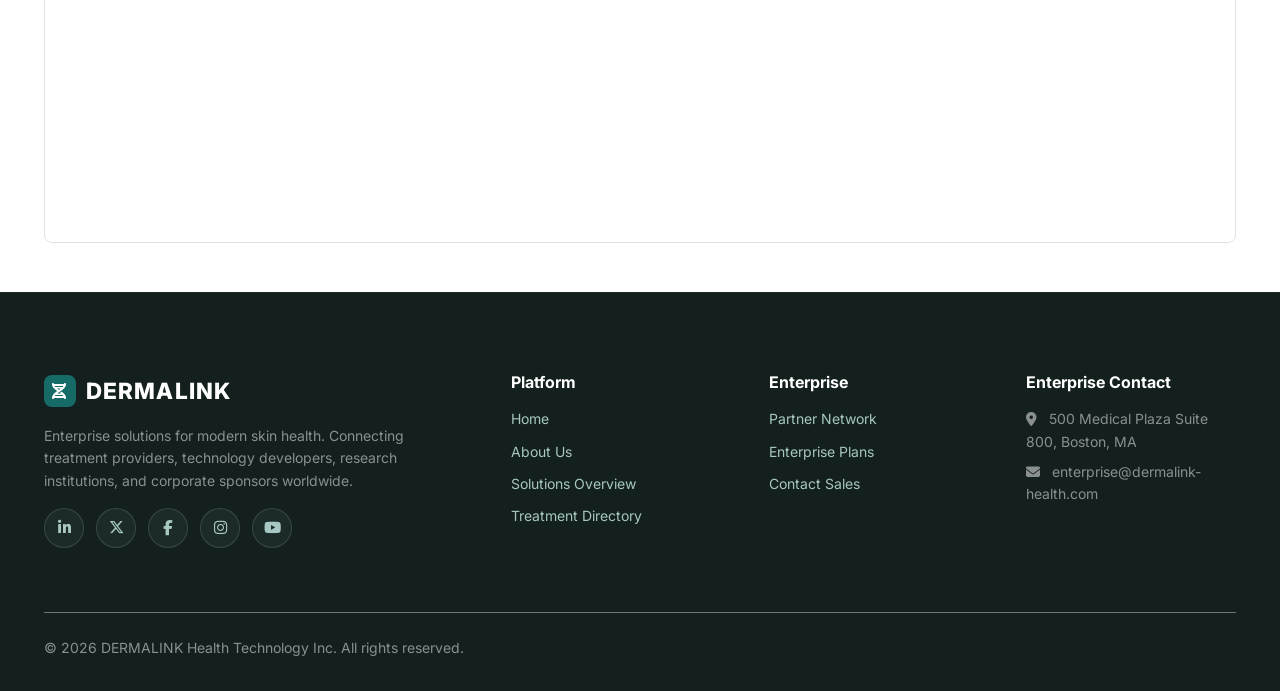
<file: contact.html>
<!DOCTYPE html>
<html lang="en">
<head>
  <meta charset="UTF-8">
  <meta name="viewport" content="width=device-width, initial-scale=1.0">
  <title>Contact Sales & Enterprise Partnerships | DERMALINK</title>
  <meta name="description" content="Contact DERMALINK enterprise sales team for partnership inquiries, sponsorship matchmaking, or custom clinic deployment plans.">
  
  <!-- Fonts -->
  <link rel="preconnect" href="https://fonts.googleapis.com">
  <link rel="preconnect" href="https://fonts.gstatic.com" crossorigin>
  <link href="https://fonts.googleapis.com/css2?family=DM+Serif+Display&family=Inter:wght@300;400;500;600;700;800&display=swap" rel="stylesheet">
  
  <!-- Favicon -->
  <link rel="icon" type="image/svg+xml" href="assets/images/favicon.svg">

  <!-- CSS Dependencies -->
  <link href="https://cdn.jsdelivr.net/npm/bootstrap@5.3.2/dist/css/bootstrap.min.css" rel="stylesheet">
  <link href="https://cdnjs.cloudflare.com/ajax/libs/font-awesome/6.4.2/css/all.min.css" rel="stylesheet">
  <link href="css/styles.css" rel="stylesheet">
</head>
<body>

  <!-- NAVBAR -->
  <header class="enterprise-navbar">
    <div class="container-enterprise d-flex justify-content-between align-items-center py-3">
      <a href="index.html" class="navbar-brand-custom">
        <div class="brand-icon"><i class="fa-solid fa-dna"></i></div>
        <span>DERMALINK</span>
      </a>

      <nav class="desktop-nav-menu d-flex align-items-center gap-1">
        <a href="index.html" class="nav-link-custom">Home</a>
        <a href="about.html" class="nav-link-custom">About</a>
        <a href="solutions.html" class="nav-link-custom">Solutions</a>
        <a href="treatments.html" class="nav-link-custom">Treatments</a>
        <a href="partners.html" class="nav-link-custom">Partners</a>
        <a href="enterprise.html" class="nav-link-custom">Enterprise</a>
      </nav>

      <div class="desktop-nav-menu auth-btn-area d-flex align-items-center me-2">
        <a href="contact.html" class="btn-enterprise-primary ms-2 active">Contact Sales</a>
      </div>

      <button class="mobile-nav-toggle" aria-label="Open Menu">
        <i class="fa-solid fa-bars"></i>
      </button>
    </div>
  </header>

  <!-- MOBILE NAVIGATION DRAWER -->
  <div class="mobile-menu-drawer">
    <div class="mobile-menu-header">
      <a href="index.html" class="navbar-brand-custom">
        <div class="brand-icon"><i class="fa-solid fa-dna"></i></div>
        <span>DERMALINK</span>
      </a>
      <button class="mobile-menu-close" aria-label="Close Menu">
        <i class="fa-solid fa-xmark"></i>
      </button>
    </div>
    <div class="mobile-menu-links">
      <a href="index.html">Home</a>
      <a href="about.html">About</a>
      <a href="solutions.html">Solutions</a>
      <a href="treatments.html">Treatments</a>
      <a href="partners.html">Partners</a>
      <a href="enterprise.html">Enterprise</a>
      <a href="contact.html" class="btn-enterprise-primary w-100 text-center mt-3">Contact Sales</a>
    </div>
  </div>

  <!-- HERO HEADER -->
  <section class="section-padding-sm bg-white border-bottom position-relative overflow-hidden">
    <div class="ambient-orb ambient-orb-1"></div>
    <div class="container-enterprise position-relative" style="z-index: 2;">
      <div class="row align-items-center g-5">
        <div class="col-lg-7 reveal-left">
          <span class="badge-tag mb-3">Enterprise Sales & Inquiries</span>
          <h1 class="heading-xl mb-3">CONNECT WITH OUR ENTERPRISE TEAM</h1>
          <p class="subheading">
            Speak directly with a DERMALINK skincare solutions architect to discuss clinic onboarding, device fleet licensing, or strategic sponsorship deals.
          </p>
        </div>
        <div class="col-lg-5 reveal-right">
          <div class="rounded-3 overflow-hidden shadow-md">
            <img src="assets/images/14.jpg" alt="Dermatology Consultation Specialist" class="img-fluid w-100" style="height: 220px; object-fit: cover;">
          </div>
        </div>
      </div>
    </div>
  </section>

  <!-- FORM & CONTACT DETAILS SECTION -->
  <section class="section-padding">
    <div class="container-enterprise">
      <div class="row g-5">
        
        <!-- CONTACT FORM -->
        <div class="col-lg-7 reveal">
          <div class="bg-white p-4 p-md-5 rounded-3 border shadow-sm">
            <h3 class="heading-md mb-4">Enterprise Inquiry Form</h3>
            
            <form id="contactForm">
              <div class="row g-3 mb-3">
                <div class="col-md-6">
                  <label class="form-label-enterprise">Full Name *</label>
                  <input type="text" id="cName" class="form-control-enterprise" required placeholder="Dr. Elena Vance">
                </div>
                <div class="col-md-6">
                  <label class="form-label-enterprise">Company / Practice Name *</label>
                  <input type="text" id="cCompany" class="form-control-enterprise" required placeholder="Vanguard Dermatology Alliance">
                </div>
                <div class="col-md-6">
                  <label class="form-label-enterprise">Work Email Address *</label>
                  <input type="email" id="cEmail" class="form-control-enterprise" required placeholder="elena.vance@vanguard-derma.org">
                </div>
                <div class="col-md-6">
                  <label class="form-label-enterprise">Phone Number</label>
                  <input type="tel" id="cPhone" class="form-control-enterprise" placeholder="+1 (555) 019-2834">
                </div>
                <div class="col-12">
                  <label class="form-label-enterprise">Inquiry Type *</label>
                  <select id="cType" class="form-control-enterprise form-select" required>
                    <option value="Partnership">Enterprise Partnership</option>
                    <option value="Sponsorship">Sponsorship Matchmaking</option>
                    <option value="Enterprise Plan">Enterprise Team Plan & Seats</option>
                    <option value="Treatment Solutions">Treatment Solutions Procurement</option>
                    <option value="Provider Network">Provider Network Credentialing</option>
                    <option value="Technical Support">Technical & API Support</option>
                  </select>
                </div>
                <div class="col-12">
                  <label class="form-label-enterprise">Message / Clinical Scope *</label>
                  <textarea id="cMessage" class="form-control-enterprise" rows="4" required placeholder="Describe your organization size, current equipment, and primary partnership goals..."></textarea>
                </div>
              </div>

              <button type="submit" class="btn-enterprise-primary w-100 py-3">
                <i class="fa-solid fa-paper-plane me-2"></i> Submit Enterprise Inquiry
              </button>
            </form>
          </div>
        </div>

        <!-- DIRECT DETAILS -->
        <div class="col-lg-5 reveal">
          <div class="p-4 bg-white rounded-3 border shadow-sm mb-4">
            <h5 class="fw-bold text-dark mb-3">Global Headquarters</h5>
            
            <div class="d-flex gap-3 mb-3">
              <div class="brand-icon flex-shrink-0"><i class="fa-solid fa-location-dot"></i></div>
              <div>
                <h6 class="fw-bold text-dark mb-0">Boston Hub</h6>
                <p class="text-muted small mb-0">500 Medical Plaza Suite 800, Boston, MA 02118</p>
              </div>
            </div>

            <div class="d-flex gap-3 mb-3">
              <div class="brand-icon flex-shrink-0"><i class="fa-solid fa-building-user"></i></div>
              <div>
                <h6 class="fw-bold text-dark mb-0">Zurich R&D Office</h6>
                <p class="text-muted small mb-0">Bio-Tech Campus 14, Zurich, Switzerland</p>
              </div>
            </div>

            <div class="d-flex gap-3 mb-3">
              <div class="brand-icon flex-shrink-0"><i class="fa-solid fa-envelope"></i></div>
              <div>
                <h6 class="fw-bold text-dark mb-0">Direct Email</h6>
                <p class="text-muted small mb-0">enterprise@dermalink-health.com</p>
              </div>
            </div>

            <div class="d-flex gap-3">
              <div class="brand-icon flex-shrink-0"><i class="fa-solid fa-phone"></i></div>
              <div>
                <h6 class="fw-bold text-dark mb-0">Sales Toll-Free</h6>
                <p class="text-muted small mb-0">+1 (800) 582-9381 (Mon-Fri 8am-6pm EST)</p>
              </div>
            </div>
          </div>

          <!-- SOCIAL MEDIA & CONNECT CARD -->
          <div class="p-4 bg-white rounded-3 border shadow-sm mb-4">
            <h6 class="fw-bold text-dark mb-3">Connect On Social Media</h6>
            <div class="d-flex align-items-center gap-2 flex-wrap">
              <a href="https://linkedin.com" target="_blank" rel="noopener" class="social-icon-btn" style="background: rgba(23,107,103,0.08); color: var(--primary);" aria-label="LinkedIn" title="LinkedIn">
                <i class="fa-brands fa-linkedin-in"></i>
              </a>
              <a href="https://twitter.com" target="_blank" rel="noopener" class="social-icon-btn" style="background: rgba(23,107,103,0.08); color: var(--primary);" aria-label="Twitter X" title="Twitter X">
                <i class="fa-brands fa-x-twitter"></i>
              </a>
              <a href="https://facebook.com" target="_blank" rel="noopener" class="social-icon-btn" style="background: rgba(23,107,103,0.08); color: var(--primary);" aria-label="Facebook" title="Facebook">
                <i class="fa-brands fa-facebook-f"></i>
              </a>
              <a href="https://instagram.com" target="_blank" rel="noopener" class="social-icon-btn" style="background: rgba(23,107,103,0.08); color: var(--primary);" aria-label="Instagram" title="Instagram">
                <i class="fa-brands fa-instagram"></i>
              </a>
              <a href="https://youtube.com" target="_blank" rel="noopener" class="social-icon-btn" style="background: rgba(23,107,103,0.08); color: var(--primary);" aria-label="YouTube" title="YouTube">
                <i class="fa-brands fa-youtube"></i>
              </a>
            </div>
          </div>

          <div class="p-4 bg-light rounded-3 border">
            <h6 class="fw-bold text-dark mb-2"><i class="fa-solid fa-clock-rotate-left me-2 text-primary"></i>Rapid Response SLA</h6>
            <p class="text-muted small mb-0">All enterprise sales and credentialing inquiries receive a response from a dedicated solution architect within 24 hours.</p>
          </div>
        </div>

      </div>
    </div>
  </section>

  <!-- GOOGLE MAPS SECTION -->
  <section class="section-padding-sm bg-white border-top">
    <div class="container-enterprise reveal">
      <div class="d-flex justify-content-between align-items-center flex-wrap gap-3 mb-4">
        <div>
          <span class="badge-tag mb-2">Global Campus Location</span>
          <h3 class="heading-md mb-1">DERMALINK Boston Headquarters & Clinical Suite</h3>
          <p class="text-muted small mb-0"><i class="fa-solid fa-location-dot me-1 text-primary"></i> 500 Medical Plaza Suite 800, Boston, MA 02118</p>
        </div>
        <a href="https://maps.google.com/?q=500+Medical+Plaza+Boston+MA" target="_blank" rel="noopener" class="btn-enterprise-outline">
          <i class="fa-solid fa-diamond-turn-right me-1"></i> Get Directions
        </a>
      </div>
      <div class="rounded-3 overflow-hidden shadow-md border" style="height: 400px;">
        <iframe 
          src="https://www.google.com/maps/embed?pb=!1m18!1m12!1m3!1d2948.847528340156!2d-71.06822892346937!3d42.33513363665487!2m3!1f0!2f0!3f0!3m2!1i1024!2i768!4f13.1!3m3!1m2!1s0x89e37a7267104b2b%3A0xb36341257d7dd59b!2sBoston%20Medical%20Center!5e0!3m2!1sen!2sus!4v1700000000000!5m2!1sen!2sus" 
          width="100%" 
          height="100%" 
          style="border:0;" 
          allowfullscreen="" 
          loading="lazy" 
          referrerpolicy="no-referrer-when-downgrade"
          title="DERMALINK Boston Headquarters Location Map">
        </iframe>
      </div>
    </div>
  </section>

  <!-- FOOTER -->
  <footer class="footer-enterprise">
    <div class="container-enterprise">
      <div class="footer-grid">
        <div>
          <a href="index.html" class="navbar-brand-custom text-white mb-3 d-inline-flex">
            <div class="brand-icon"><i class="fa-solid fa-dna"></i></div>
            <span>DERMALINK</span>
          </a>
          <p class="text-white-50 small pe-lg-4 mb-3">
            Enterprise solutions for modern skin health. Connecting treatment providers, technology developers, research institutions, and corporate sponsors worldwide.
          </p>
          <div class="footer-social-icons mb-4 mb-lg-0">
            <a href="https://linkedin.com" target="_blank" rel="noopener" class="social-icon-btn" aria-label="LinkedIn" title="LinkedIn">
              <i class="fa-brands fa-linkedin-in"></i>
            </a>
            <a href="https://twitter.com" target="_blank" rel="noopener" class="social-icon-btn" aria-label="Twitter X" title="Twitter X">
              <i class="fa-brands fa-x-twitter"></i>
            </a>
            <a href="https://facebook.com" target="_blank" rel="noopener" class="social-icon-btn" aria-label="Facebook" title="Facebook">
              <i class="fa-brands fa-facebook-f"></i>
            </a>
            <a href="https://instagram.com" target="_blank" rel="noopener" class="social-icon-btn" aria-label="Instagram" title="Instagram">
              <i class="fa-brands fa-instagram"></i>
            </a>
            <a href="https://youtube.com" target="_blank" rel="noopener" class="social-icon-btn" aria-label="YouTube" title="YouTube">
              <i class="fa-brands fa-youtube"></i>
            </a>
          </div>
        </div>
        <div>
          <h6 class="fw-bold text-white mb-3">Platform</h6>
          <a href="index.html" class="footer-link">Home</a>
          <a href="about.html" class="footer-link">About Us</a>
          <a href="solutions.html" class="footer-link">Solutions Overview</a>
          <a href="treatments.html" class="footer-link">Treatment Directory</a>
        </div>
        <div>
          <h6 class="fw-bold text-white mb-3">Enterprise</h6>
          <a href="partners.html" class="footer-link">Partner Network</a>
          <a href="enterprise.html" class="footer-link">Enterprise Plans</a>
          <a href="contact.html" class="footer-link">Contact Sales</a>
        </div>
        <div>
          <h6 class="fw-bold text-white mb-3">Enterprise Contact</h6>
          <p class="text-white-50 small mb-2"><i class="fa-solid fa-location-dot me-2 text-accent"></i> 500 Medical Plaza Suite 800, Boston, MA</p>
          <p class="text-white-50 small mb-2"><i class="fa-solid fa-envelope me-2 text-accent"></i> enterprise@dermalink-health.com</p>
        </div>
      </div>
      <div class="d-flex justify-content-between align-items-center pt-4 border-top border-secondary text-white-50 small">
        <div>&copy; 2026 DERMALINK Health Technology Inc. All rights reserved.</div>
      </div>
    </div>
  </footer>

  <script src="https://cdn.jsdelivr.net/npm/bootstrap@5.3.2/dist/js/bootstrap.bundle.min.js"></script>
  <script src="js/data.js"></script>
  <script src="js/app.js"></script>
  <script>
    document.getElementById("contactForm").addEventListener("submit", (e) => {
      e.preventDefault();
      const name = document.getElementById("cName").value;
      const type = document.getElementById("cType").value;

      showToast(`Thank you, ${name}! Your ${type} inquiry has been received.`, "success");
      document.getElementById("contactForm").reset();
    });
  </script>
</body>
</html>
</file>
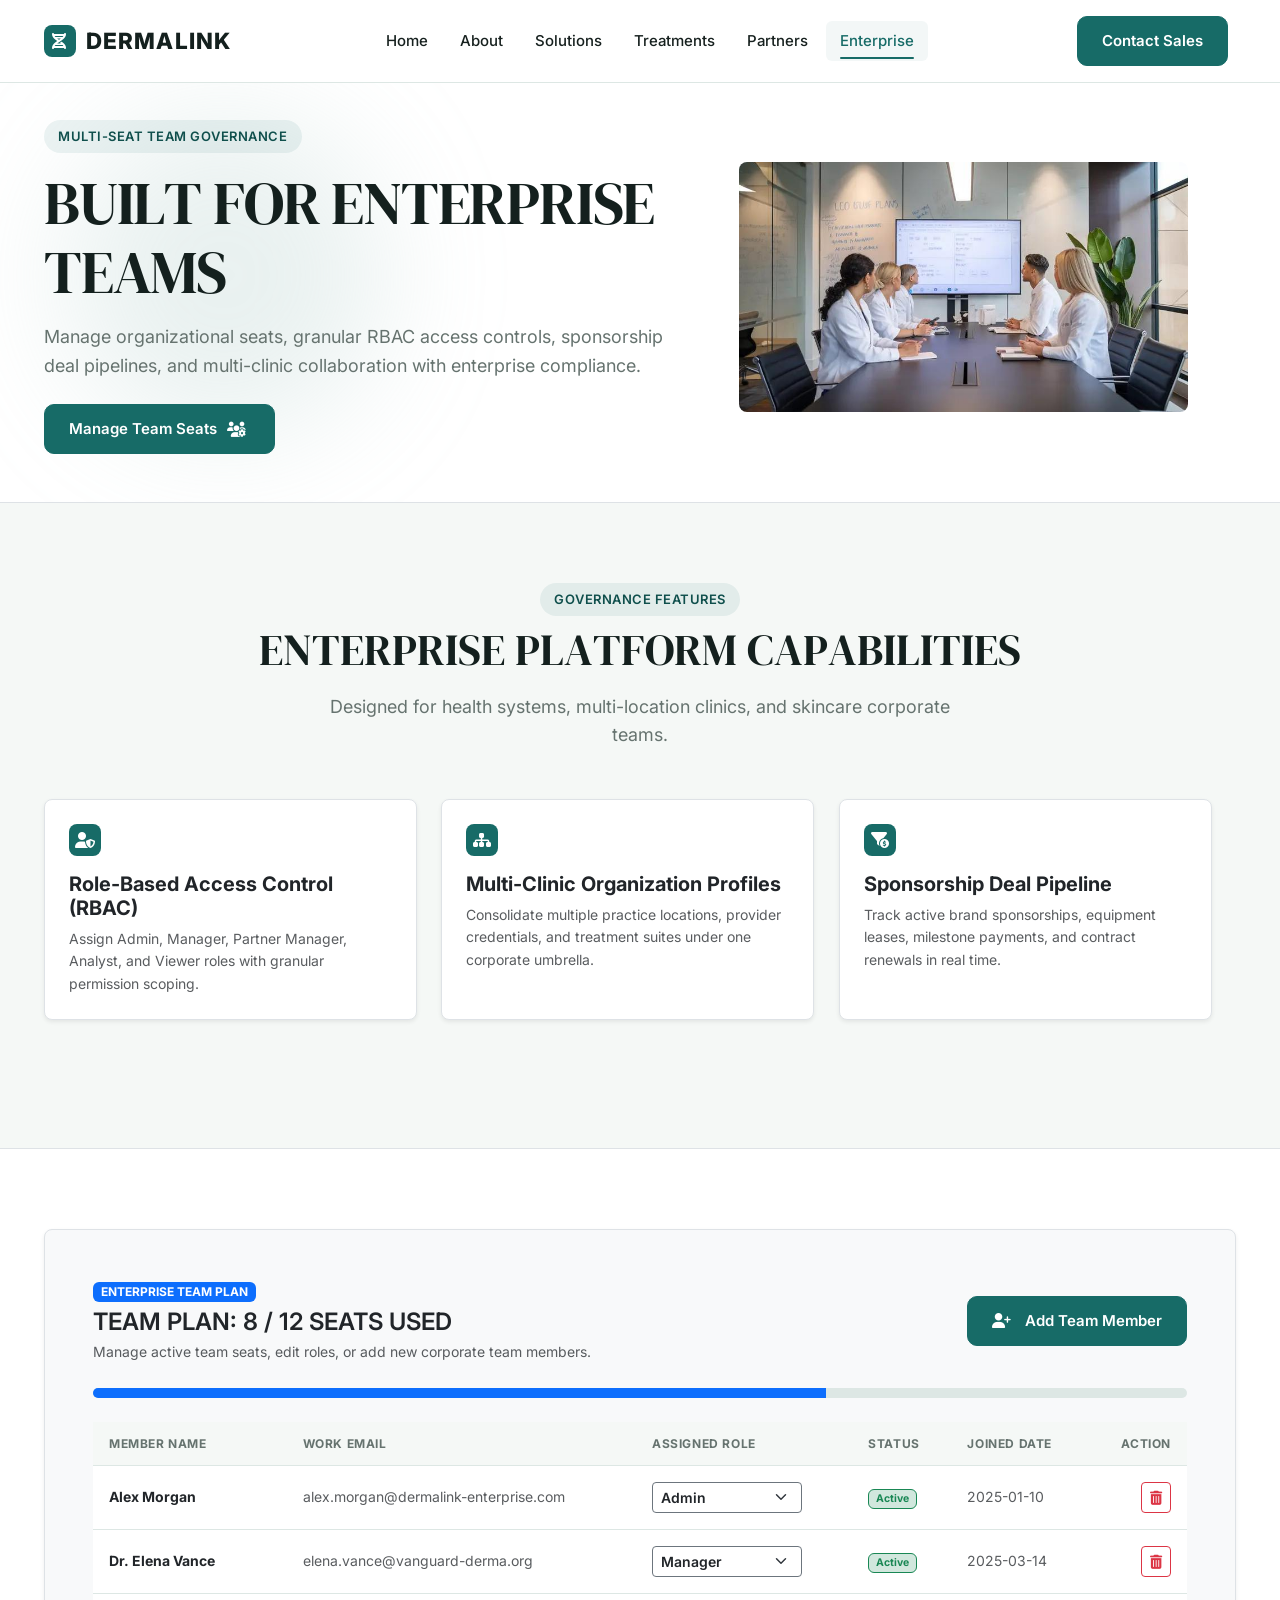
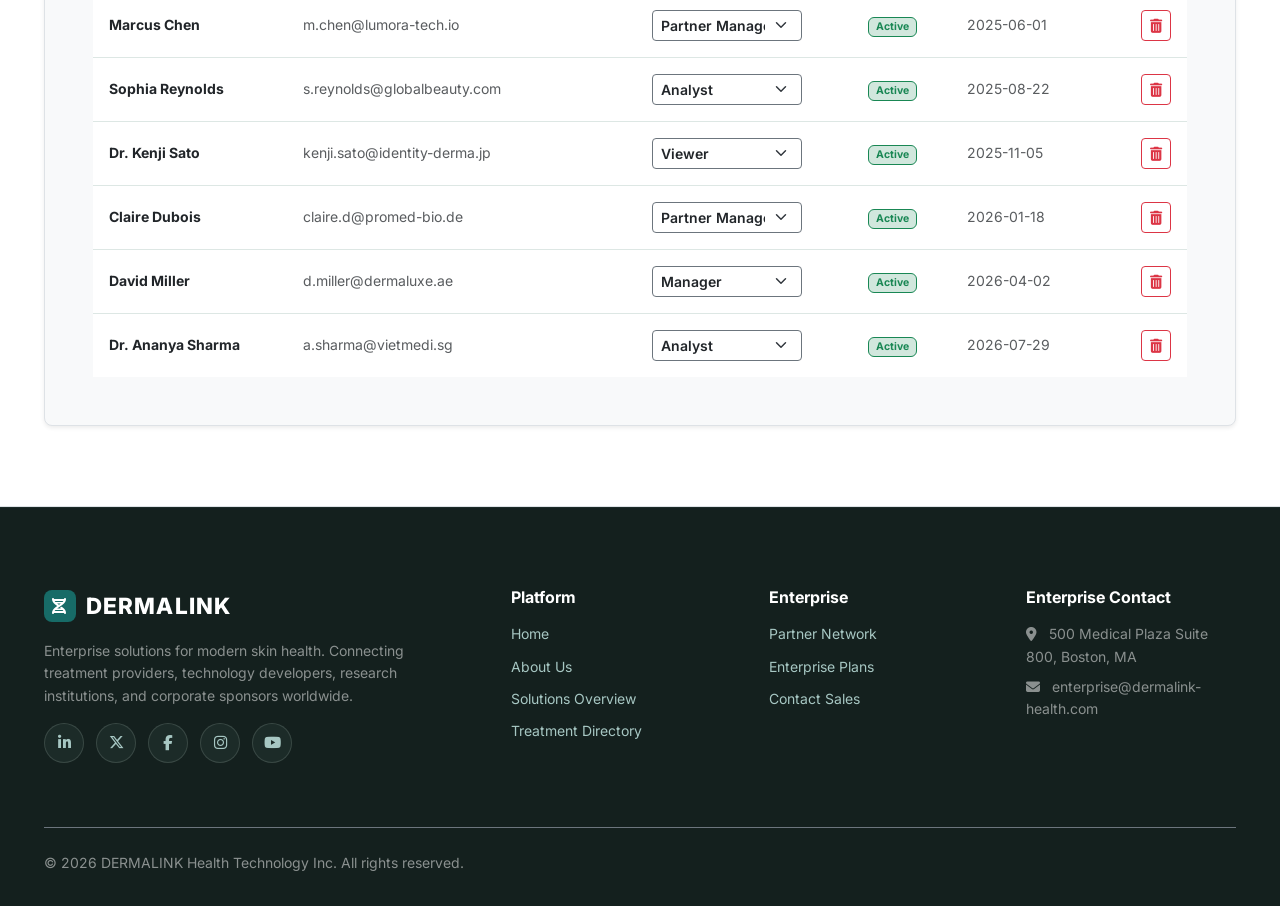
<file: enterprise.html>
<!DOCTYPE html>
<html lang="en">
<head>
  <meta charset="UTF-8">
  <meta name="viewport" content="width=device-width, initial-scale=1.0">
  <title>Enterprise Hub & Team Seats | DERMALINK</title>
  <meta name="description" content="Manage multi-team access, role permissions, organization profiles, and team seats on DERMALINK Enterprise Platform.">
  
  <!-- Fonts -->
  <link rel="preconnect" href="https://fonts.googleapis.com">
  <link rel="preconnect" href="https://fonts.gstatic.com" crossorigin>
  <link href="https://fonts.googleapis.com/css2?family=DM+Serif+Display&family=Inter:wght@300;400;500;600;700;800&display=swap" rel="stylesheet">
  
  <!-- Favicon -->
  <link rel="icon" type="image/svg+xml" href="assets/images/favicon.svg">

  <!-- CSS Dependencies -->
  <link href="https://cdn.jsdelivr.net/npm/bootstrap@5.3.2/dist/css/bootstrap.min.css" rel="stylesheet">
  <link href="https://cdnjs.cloudflare.com/ajax/libs/font-awesome/6.4.2/css/all.min.css" rel="stylesheet">
  <link href="css/styles.css" rel="stylesheet">
</head>
<body>

  <!-- NAVBAR -->
  <header class="enterprise-navbar">
    <div class="container-enterprise d-flex justify-content-between align-items-center py-3">
      <a href="index.html" class="navbar-brand-custom">
        <div class="brand-icon"><i class="fa-solid fa-dna"></i></div>
        <span>DERMALINK</span>
      </a>

      <nav class="desktop-nav-menu d-flex align-items-center gap-1">
        <a href="index.html" class="nav-link-custom">Home</a>
        <a href="about.html" class="nav-link-custom">About</a>
        <a href="solutions.html" class="nav-link-custom">Solutions</a>
        <a href="treatments.html" class="nav-link-custom">Treatments</a>
        <a href="partners.html" class="nav-link-custom">Partners</a>
        <a href="enterprise.html" class="nav-link-custom active">Enterprise</a>
      </nav>

      <div class="desktop-nav-menu auth-btn-area d-flex align-items-center me-2">
        <a href="contact.html" class="btn-enterprise-primary ms-2">Contact Sales</a>
      </div>

      <button class="mobile-nav-toggle" aria-label="Open Menu">
        <i class="fa-solid fa-bars"></i>
      </button>
    </div>
  </header>

  <!-- MOBILE NAVIGATION DRAWER -->
  <div class="mobile-menu-drawer">
    <div class="mobile-menu-header">
      <a href="index.html" class="navbar-brand-custom">
        <div class="brand-icon"><i class="fa-solid fa-dna"></i></div>
        <span>DERMALINK</span>
      </a>
      <button class="mobile-menu-close" aria-label="Close Menu">
        <i class="fa-solid fa-xmark"></i>
      </button>
    </div>
    <div class="mobile-menu-links">
      <a href="index.html">Home</a>
      <a href="about.html">About</a>
      <a href="solutions.html">Solutions</a>
      <a href="treatments.html">Treatments</a>
      <a href="partners.html">Partners</a>
      <a href="enterprise.html" class="active">Enterprise</a>
      <a href="contact.html" class="btn-enterprise-primary w-100 text-center mt-3">Contact Sales</a>
    </div>
  </div>

  <!-- HERO HEADER -->
  <section class="section-padding-sm bg-white border-bottom position-relative overflow-hidden">
    <div class="ambient-orb ambient-orb-1"></div>
    <div class="container-enterprise position-relative" style="z-index: 2;">
      <div class="row align-items-center g-5">
        <div class="col-lg-7 reveal-left">
          <span class="badge-tag mb-3">Multi-Seat Team Governance</span>
          <h1 class="heading-xl mb-3">BUILT FOR ENTERPRISE TEAMS</h1>
          <p class="subheading mb-4">
            Manage organizational seats, granular RBAC access controls, sponsorship deal pipelines, and multi-clinic collaboration with enterprise compliance.
          </p>
          <a href="#seat-manager" class="btn-enterprise-primary">Manage Team Seats <i class="fa-solid fa-users-gear me-1"></i></a>
        </div>
        <div class="col-lg-5 reveal-right">
          <div class="rounded-3 overflow-hidden shadow-md">
            <img src="assets/images/33.jpg" alt="Clinical Leadership Strategy Team" class="img-fluid w-100" style="height: 250px; object-fit: cover;">
          </div>
        </div>
      </div>
    </div>
  </section>

  <!-- ENTERPRISE FEATURES GRID -->
  <section class="section-padding">
    <div class="container-enterprise">
      <div class="text-center mb-5 reveal">
        <span class="badge-tag">Governance Features</span>
        <h2 class="heading-lg mt-2 mb-3">ENTERPRISE PLATFORM CAPABILITIES</h2>
        <p class="subheading mx-auto">Designed for health systems, multi-location clinics, and skincare corporate teams.</p>
      </div>

      <div class="row g-4 mb-5">
        <div class="col-md-4 reveal">
          <div class="p-4 bg-white border rounded-3 h-100 shadow-sm">
            <div class="brand-icon mb-3"><i class="fa-solid fa-user-shield"></i></div>
            <h5 class="fw-bold text-dark">Role-Based Access Control (RBAC)</h5>
            <p class="text-muted small mb-0">Assign Admin, Manager, Partner Manager, Analyst, and Viewer roles with granular permission scoping.</p>
          </div>
        </div>

        <div class="col-md-4 reveal">
          <div class="p-4 bg-white border rounded-3 h-100 shadow-sm">
            <div class="brand-icon mb-3"><i class="fa-solid fa-sitemap"></i></div>
            <h5 class="fw-bold text-dark">Multi-Clinic Organization Profiles</h5>
            <p class="text-muted small mb-0">Consolidate multiple practice locations, provider credentials, and treatment suites under one corporate umbrella.</p>
          </div>
        </div>

        <div class="col-md-4 reveal">
          <div class="p-4 bg-white border rounded-3 h-100 shadow-sm">
            <div class="brand-icon mb-3"><i class="fa-solid fa-filter-circle-dollar"></i></div>
            <h5 class="fw-bold text-dark">Sponsorship Deal Pipeline</h5>
            <p class="text-muted small mb-0">Track active brand sponsorships, equipment leases, milestone payments, and contract renewals in real time.</p>
          </div>
        </div>
      </div>
    </div>
  </section>

  <!-- INTERACTIVE TEAM SEATS MANAGER -->
  <section id="seat-manager" class="section-padding bg-white border-top border-bottom">
    <div class="container-enterprise">
      <div class="bg-light p-4 p-md-5 rounded-3 border shadow-sm">
        
        <div class="d-flex justify-content-between align-items-center flex-wrap gap-3 mb-4">
          <div>
            <span class="badge bg-primary text-white mb-1">ENTERPRISE TEAM PLAN</span>
            <h3 class="heading-md text-dark mb-1" id="seatCountHeading">8 / 12 SEATS USED</h3>
            <p class="text-muted small mb-0">Manage active team seats, edit roles, or add new corporate team members.</p>
          </div>

          <button class="btn-enterprise-primary" data-bs-toggle="modal" data-bs-target="#addMemberModal">
            <i class="fa-solid fa-user-plus me-1"></i> Add Team Member
          </button>
        </div>

        <!-- SEAT CAPACITY PROGRESS BAR -->
        <div class="progress mb-4" style="height: 10px; background-color: var(--border);">
          <div id="seatProgressBar" class="progress-bar bg-primary" role="progressbar" style="width: 66%;"></div>
        </div>

        <!-- TEAM MEMBERS TABLE -->
        <div class="table-responsive">
          <table class="table-enterprise">
            <thead>
              <tr>
                <th>Member Name</th>
                <th>Work Email</th>
                <th>Assigned Role</th>
                <th>Status</th>
                <th>Joined Date</th>
                <th class="text-end">Action</th>
              </tr>
            </thead>
            <tbody id="teamMembersTableBody">
              <!-- Rendered dynamically -->
            </tbody>
          </table>
        </div>
      </div>
    </div>
  </section>

  <!-- ADD MEMBER MODAL -->
  <div class="modal fade modal-enterprise" id="addMemberModal" tabindex="-1" aria-hidden="true">
    <div class="modal-dialog modal-dialog-centered">
      <div class="modal-content">
        <div class="modal-header">
          <h5 class="modal-title"><i class="fa-solid fa-user-plus me-2 text-primary"></i>Add Enterprise Team Member</h5>
          <button type="button" class="btn-close" data-bs-dismiss="modal" aria-label="Close"></button>
        </div>
        <form id="addMemberForm">
          <div class="modal-body p-4">
            <div class="mb-3">
              <label class="form-label-enterprise">Full Name</label>
              <input type="text" id="newMemName" class="form-control-enterprise" required placeholder="e.g. Dr. Sarah Johnson">
            </div>
            <div class="mb-3">
              <label class="form-label-enterprise">Work Email</label>
              <input type="email" id="newMemEmail" class="form-control-enterprise" required placeholder="e.g. s.johnson@enterprise-health.com">
            </div>
            <div class="mb-3">
              <label class="form-label-enterprise">Enterprise Role</label>
              <select id="newMemRole" class="form-control-enterprise form-select">
                <option value="Admin">Admin (Full Control)</option>
                <option value="Manager">Manager (Operations)</option>
                <option value="Partner Manager">Partner Manager (Sponsorships)</option>
                <option value="Analyst">Analyst (Read & Reporting)</option>
                <option value="Viewer">Viewer (Read-Only)</option>
              </select>
            </div>
          </div>
          <div class="modal-footer bg-light">
            <button type="button" class="btn-enterprise-outline" data-bs-dismiss="modal">Cancel</button>
            <button type="submit" class="btn-enterprise-primary">Add Member to Seat</button>
          </div>
        </form>
      </div>
    </div>
  </div>

  <!-- FOOTER -->
  <footer class="footer-enterprise">
    <div class="container-enterprise">
      <div class="footer-grid">
        <div>
          <a href="index.html" class="navbar-brand-custom text-white mb-3 d-inline-flex">
            <div class="brand-icon"><i class="fa-solid fa-dna"></i></div>
            <span>DERMALINK</span>
          </a>
          <p class="text-white-50 small pe-lg-4 mb-3">
            Enterprise solutions for modern skin health. Connecting treatment providers, technology developers, research institutions, and corporate sponsors worldwide.
          </p>
          <div class="footer-social-icons mb-4 mb-lg-0">
            <a href="https://linkedin.com" target="_blank" rel="noopener" class="social-icon-btn" aria-label="LinkedIn" title="LinkedIn">
              <i class="fa-brands fa-linkedin-in"></i>
            </a>
            <a href="https://twitter.com" target="_blank" rel="noopener" class="social-icon-btn" aria-label="Twitter X" title="Twitter X">
              <i class="fa-brands fa-x-twitter"></i>
            </a>
            <a href="https://facebook.com" target="_blank" rel="noopener" class="social-icon-btn" aria-label="Facebook" title="Facebook">
              <i class="fa-brands fa-facebook-f"></i>
            </a>
            <a href="https://instagram.com" target="_blank" rel="noopener" class="social-icon-btn" aria-label="Instagram" title="Instagram">
              <i class="fa-brands fa-instagram"></i>
            </a>
            <a href="https://youtube.com" target="_blank" rel="noopener" class="social-icon-btn" aria-label="YouTube" title="YouTube">
              <i class="fa-brands fa-youtube"></i>
            </a>
          </div>
        </div>
        <div>
          <h6 class="fw-bold text-white mb-3">Platform</h6>
          <a href="index.html" class="footer-link">Home</a>
          <a href="about.html" class="footer-link">About Us</a>
          <a href="solutions.html" class="footer-link">Solutions Overview</a>
          <a href="treatments.html" class="footer-link">Treatment Directory</a>
        </div>
        <div>
          <h6 class="fw-bold text-white mb-3">Enterprise</h6>
          <a href="partners.html" class="footer-link">Partner Network</a>
          <a href="enterprise.html" class="footer-link">Enterprise Plans</a>
          <a href="contact.html" class="footer-link">Contact Sales</a>
        </div>
        <div>
          <h6 class="fw-bold text-white mb-3">Enterprise Contact</h6>
          <p class="text-white-50 small mb-2"><i class="fa-solid fa-location-dot me-2 text-accent"></i> 500 Medical Plaza Suite 800, Boston, MA</p>
          <p class="text-white-50 small mb-2"><i class="fa-solid fa-envelope me-2 text-accent"></i> enterprise@dermalink-health.com</p>
        </div>
      </div>
      <div class="d-flex justify-content-between align-items-center pt-4 border-top border-secondary text-white-50 small">
        <div>&copy; 2026 DERMALINK Health Technology Inc. All rights reserved.</div>
      </div>
    </div>
  </footer>

  <script src="https://cdn.jsdelivr.net/npm/bootstrap@5.3.2/dist/js/bootstrap.bundle.min.js"></script>
  <script src="js/data.js"></script>
  <script src="js/app.js"></script>
  <script>
    document.addEventListener("DOMContentLoaded", () => {
      renderTeamSeats();
      initAddMemberForm();
    });

    function renderTeamSeats() {
      const team = JSON.parse(localStorage.getItem("DERMALINK_TEAM") || "[]");
      const maxSeats = parseInt(localStorage.getItem("DERMALINK_MAX_SEATS") || "12", 10);
      
      const countHeading = document.getElementById("seatCountHeading");
      const progressBar = document.getElementById("seatProgressBar");
      const tbody = document.getElementById("teamMembersTableBody");

      countHeading.innerText = `TEAM PLAN: ${team.length} / ${maxSeats} SEATS USED`;
      const pct = Math.round((team.length / maxSeats) * 100);
      progressBar.style.width = `${pct}%`;

      tbody.innerHTML = team.map(item => `
        <tr>
          <td>
            <div class="fw-bold text-dark">${item.name}</div>
          </td>
          <td class="text-muted small">${item.email}</td>
          <td>
            <select onchange="updateMemberRole('${item.id}', this.value)" class="form-select form-select-sm border-secondary text-dark fw-semibold" style="width: 150px;">
              <option value="Admin" ${item.role === 'Admin' ? 'selected' : ''}>Admin</option>
              <option value="Manager" ${item.role === 'Manager' ? 'selected' : ''}>Manager</option>
              <option value="Partner Manager" ${item.role === 'Partner Manager' ? 'selected' : ''}>Partner Manager</option>
              <option value="Analyst" ${item.role === 'Analyst' ? 'selected' : ''}>Analyst</option>
              <option value="Viewer" ${item.role === 'Viewer' ? 'selected' : ''}>Viewer</option>
            </select>
          </td>
          <td><span class="badge bg-success-subtle text-success border border-success fw-bold">${item.status}</span></td>
          <td class="text-muted small">${item.joined}</td>
          <td class="text-end">
            <button onclick="removeMember('${item.id}')" class="btn btn-sm btn-outline-danger" title="Remove Member">
              <i class="fa-solid fa-trash-can"></i>
            </button>
          </td>
        </tr>
      `).join('');
    }

    function initAddMemberForm() {
      document.getElementById("addMemberForm").addEventListener("submit", (e) => {
        e.preventDefault();
        const team = JSON.parse(localStorage.getItem("DERMALINK_TEAM") || "[]");
        const maxSeats = parseInt(localStorage.getItem("DERMALINK_MAX_SEATS") || "12", 10);

        if (team.length >= maxSeats) {
          showToast("Seat capacity limit reached! Upgrade plan to add more seats.", "danger");
          return;
        }

        const name = document.getElementById("newMemName").value;
        const email = document.getElementById("newMemEmail").value;
        const role = document.getElementById("newMemRole").value;

        const newMember = {
          id: "mem-" + Date.now(),
          name,
          email,
          role,
          status: "Active",
          joined: new Date().toISOString().split('T')[0]
        };

        team.push(newMember);
        localStorage.setItem("DERMALINK_TEAM", JSON.stringify(team));

        const modalEl = document.getElementById("addMemberModal");
        const bsModal = bootstrap.Modal.getInstance(modalEl);
        if (bsModal) bsModal.hide();

        document.getElementById("addMemberForm").reset();
        renderTeamSeats();
        showToast(`${name} added to enterprise team successfully.`, "success");
      });
    }

    function updateMemberRole(id, newRole) {
      let team = JSON.parse(localStorage.getItem("DERMALINK_TEAM") || "[]");
      const member = team.find(m => m.id === id);
      if (member) {
        member.role = newRole;
        localStorage.setItem("DERMALINK_TEAM", JSON.stringify(team));
        showToast(`Role updated to ${newRole} for ${member.name}.`, "success");
      }
    }

    function removeMember(id) {
      if (!confirm("Are you sure you want to remove this team member?")) return;
      let team = JSON.parse(localStorage.getItem("DERMALINK_TEAM") || "[]");
      team = team.filter(m => m.id !== id);
      localStorage.setItem("DERMALINK_TEAM", JSON.stringify(team));
      renderTeamSeats();
      showToast("Team member removed.", "info");
    }
  </script>
</body>
</html>
</file>
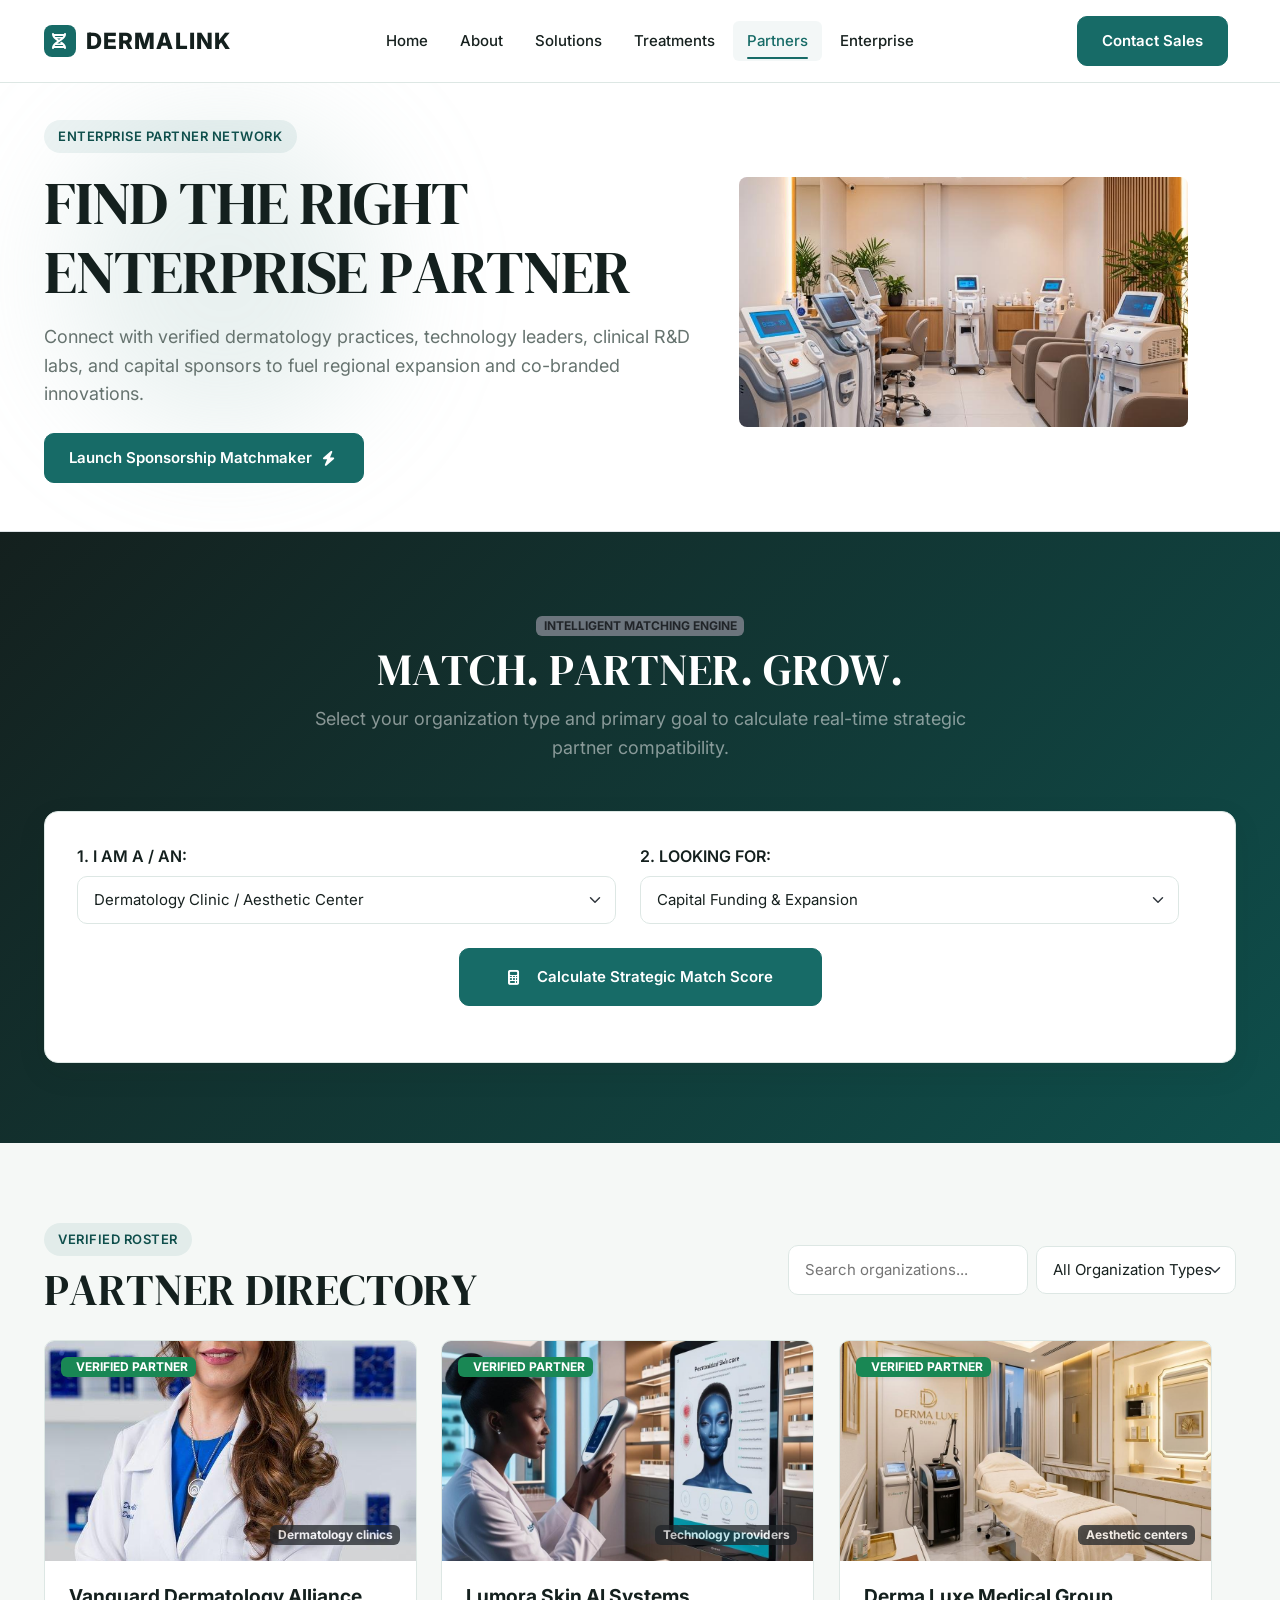
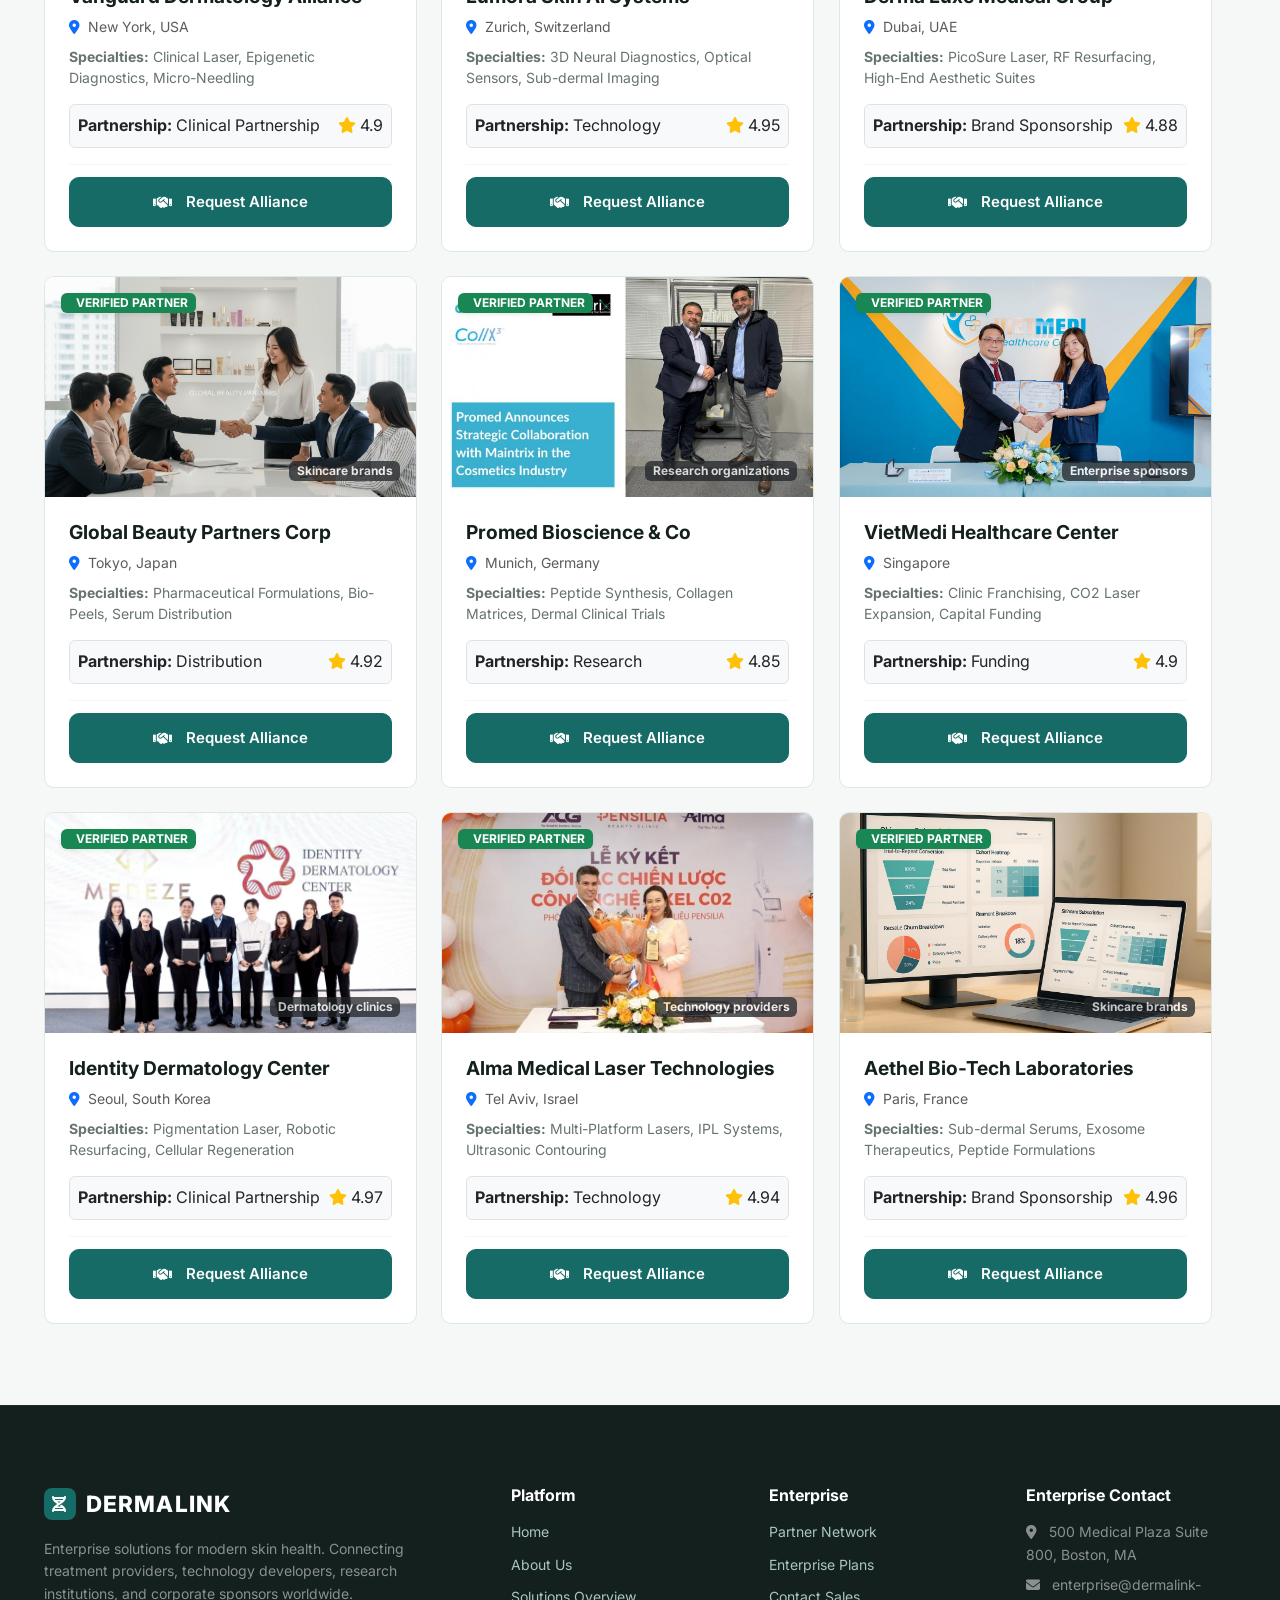
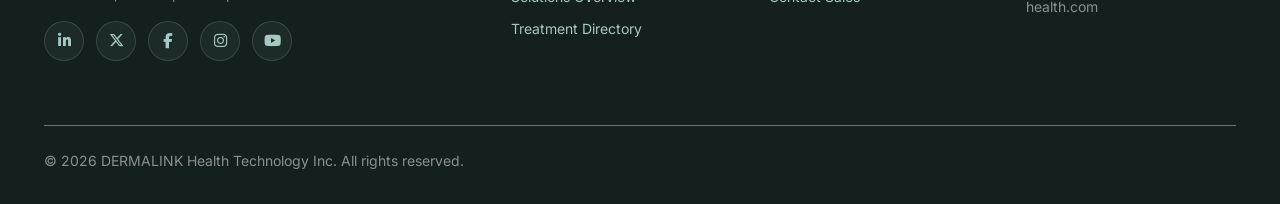
<file: partners.html>
<!DOCTYPE html>
<html lang="en">
<head>
  <meta charset="UTF-8">
  <meta name="viewport" content="width=device-width, initial-scale=1.0">
  <title>Partner Network & Sponsorship Matchmaking | DERMALINK</title>
  <meta name="description" content="Discover verified dermatology clinics, technology providers, skincare brands, research entities, and enterprise sponsors on DERMALINK.">
  
  <!-- Fonts -->
  <link rel="preconnect" href="https://fonts.googleapis.com">
  <link rel="preconnect" href="https://fonts.gstatic.com" crossorigin>
  <link href="https://fonts.googleapis.com/css2?family=DM+Serif+Display&family=Inter:wght@300;400;500;600;700;800&display=swap" rel="stylesheet">
  
  <!-- Favicon -->
  <link rel="icon" type="image/svg+xml" href="assets/images/favicon.svg">

  <!-- CSS Dependencies -->
  <link href="https://cdn.jsdelivr.net/npm/bootstrap@5.3.2/dist/css/bootstrap.min.css" rel="stylesheet">
  <link href="https://cdnjs.cloudflare.com/ajax/libs/font-awesome/6.4.2/css/all.min.css" rel="stylesheet">
  <link href="css/styles.css" rel="stylesheet">
</head>
<body>

  <!-- NAVBAR -->
  <header class="enterprise-navbar">
    <div class="container-enterprise d-flex justify-content-between align-items-center py-3">
      <a href="index.html" class="navbar-brand-custom">
        <div class="brand-icon"><i class="fa-solid fa-dna"></i></div>
        <span>DERMALINK</span>
      </a>

      <nav class="desktop-nav-menu d-flex align-items-center gap-1">
        <a href="index.html" class="nav-link-custom">Home</a>
        <a href="about.html" class="nav-link-custom">About</a>
        <a href="solutions.html" class="nav-link-custom">Solutions</a>
        <a href="treatments.html" class="nav-link-custom">Treatments</a>
        <a href="partners.html" class="nav-link-custom active">Partners</a>
        <a href="enterprise.html" class="nav-link-custom">Enterprise</a>
      </nav>

      <div class="desktop-nav-menu auth-btn-area d-flex align-items-center me-2">
        <a href="contact.html" class="btn-enterprise-primary ms-2">Contact Sales</a>
      </div>

      <button class="mobile-nav-toggle" aria-label="Open Menu">
        <i class="fa-solid fa-bars"></i>
      </button>
    </div>
  </header>

  <!-- MOBILE NAVIGATION DRAWER -->
  <div class="mobile-menu-drawer">
    <div class="mobile-menu-header">
      <a href="index.html" class="navbar-brand-custom">
        <div class="brand-icon"><i class="fa-solid fa-dna"></i></div>
        <span>DERMALINK</span>
      </a>
      <button class="mobile-menu-close" aria-label="Close Menu">
        <i class="fa-solid fa-xmark"></i>
      </button>
    </div>
    <div class="mobile-menu-links">
      <a href="index.html">Home</a>
      <a href="about.html">About</a>
      <a href="solutions.html">Solutions</a>
      <a href="treatments.html">Treatments</a>
      <a href="partners.html" class="active">Partners</a>
      <a href="enterprise.html">Enterprise</a>
      <a href="contact.html" class="btn-enterprise-primary w-100 text-center mt-3">Contact Sales</a>
    </div>
  </div>

  <!-- HERO HEADER -->
  <section class="section-padding-sm bg-white border-bottom position-relative overflow-hidden">
    <div class="ambient-orb ambient-orb-1"></div>
    <div class="container-enterprise position-relative" style="z-index: 2;">
      <div class="row align-items-center g-5">
        <div class="col-lg-7 reveal-left">
          <span class="badge-tag mb-3">Enterprise Partner Network</span>
          <h1 class="heading-xl mb-3">FIND THE RIGHT ENTERPRISE PARTNER</h1>
          <p class="subheading mb-4">
            Connect with verified dermatology practices, technology leaders, clinical R&D labs, and capital sponsors to fuel regional expansion and co-branded innovations.
          </p>
          <a href="#matchmaking" class="btn-enterprise-primary">Launch Sponsorship Matchmaker <i class="fa-solid fa-bolt me-1"></i></a>
        </div>
        <div class="col-lg-5 reveal-right">
          <div class="rounded-3 overflow-hidden shadow-md">
            <img src="assets/images/26.jpg" alt="Aesthetic Clinic Lounge" class="img-fluid w-100" style="height: 250px; object-fit: cover;">
          </div>
        </div>
      </div>
    </div>
  </section>

  <!-- SPONSORSHIP MATCHMAKING SECTION -->
  <section id="matchmaking" class="section-padding text-white" style="background: linear-gradient(135deg, var(--dark) 0%, var(--primary-dark) 100%);">
    <div class="container-enterprise">
      <div class="text-center mb-5 reveal">
        <span class="badge bg-secondary text-dark fw-bold mb-2">INTELLIGENT MATCHING ENGINE</span>
        <h2 class="heading-lg text-white">MATCH. PARTNER. GROW.</h2>
        <p class="subheading text-white-50 mx-auto">Select your organization type and primary goal to calculate real-time strategic partner compatibility.</p>
      </div>

      <div class="matchmaker-box text-dark reveal">
        <div class="row g-4 mb-4">
          <div class="col-md-6">
            <label class="form-label-enterprise fs-6">1. I AM A / AN:</label>
            <select id="matchUserType" class="form-control-enterprise form-select">
              <option value="Clinic">Dermatology Clinic / Aesthetic Center</option>
              <option value="Technology Provider">Technology & Device Manufacturer</option>
              <option value="Brand">Skincare Brand / Formulation Lab</option>
              <option value="Enterprise">Hospital Group / Enterprise Chain</option>
              <option value="Sponsor">Capital Sponsor / Healthcare Fund</option>
            </select>
          </div>

          <div class="col-md-6">
            <label class="form-label-enterprise fs-6">2. LOOKING FOR:</label>
            <select id="matchGoal" class="form-control-enterprise form-select">
              <option value="Funding">Capital Funding & Expansion</option>
              <option value="Technology">Device & Diagnostic Integration</option>
              <option value="Clinical Partnership">Clinical Referral Alliance</option>
              <option value="Brand Sponsorship">Treatment Suite Sponsorship</option>
              <option value="Distribution">Wholesale Serum & Formulation Distribution</option>
              <option value="Research">Joint R&D & Clinical Trial Site</option>
            </select>
          </div>
        </div>

        <div class="text-center mb-4">
          <button onclick="calculateMatch()" class="btn-enterprise-primary px-5 py-3">
            <i class="fa-solid fa-calculator me-2"></i> Calculate Strategic Match Score
          </button>
        </div>

        <!-- MATCH RESULT DISPLAY -->
        <div id="matchResultContainer" style="display: none;" class="pt-4 border-top">
          <div class="row align-items-center g-4">
            <div class="col-md-4 text-center">
              <div class="match-score-circle mb-2">
                <span id="matchPercentageText" class="match-score-text">92%</span>
              </div>
              <div class="fw-bold text-dark fs-6" id="matchStatusLabel">92% Strategic Compatibility</div>
              <span class="badge bg-success mt-1">High Synergy Partner</span>
            </div>

            <div class="col-md-8">
              <h5 class="fw-bold text-dark mb-2">Top Recommended Partner Match</h5>
              <div id="recommendedPartnerCard" class="p-3 bg-light rounded-3 border">
                <!-- Populated dynamically -->
              </div>
            </div>
          </div>
        </div>
      </div>
    </div>
  </section>

  <!-- DIRECTORY FILTERS & PARTNER CARDS -->
  <section class="section-padding">
    <div class="container-enterprise">
      <div class="d-flex justify-content-between align-items-center flex-wrap gap-3 mb-4 reveal">
        <div>
          <span class="badge-tag">Verified Roster</span>
          <h2 class="heading-lg mt-2 mb-0">PARTNER DIRECTORY</h2>
        </div>

        <div class="d-flex gap-2 flex-wrap align-items-center">
          <input type="text" id="partnerSearchInput" class="form-control-enterprise" placeholder="Search organizations..." style="width: 240px;">
          
          <select id="partnerTypeFilter" class="form-control-enterprise form-select" style="width: 200px;">
            <option value="All">All Organization Types</option>
            <option value="Dermatology clinics">Dermatology Clinics</option>
            <option value="Aesthetic centers">Aesthetic Centers</option>
            <option value="Technology providers">Technology Providers</option>
            <option value="Skincare brands">Skincare Brands</option>
            <option value="Research organizations">Research Organizations</option>
            <option value="Enterprise sponsors">Enterprise Sponsors</option>
          </select>
        </div>
      </div>

      <div class="row g-4" id="partnerGrid">
        <!-- Rendered by JavaScript -->
      </div>
    </div>
  </section>

  <!-- FOOTER -->
  <footer class="footer-enterprise">
    <div class="container-enterprise">
      <div class="footer-grid">
        <div>
          <a href="index.html" class="navbar-brand-custom text-white mb-3 d-inline-flex">
            <div class="brand-icon"><i class="fa-solid fa-dna"></i></div>
            <span>DERMALINK</span>
          </a>
          <p class="text-white-50 small pe-lg-4 mb-3">
            Enterprise solutions for modern skin health. Connecting treatment providers, technology developers, research institutions, and corporate sponsors worldwide.
          </p>
          <div class="footer-social-icons mb-4 mb-lg-0">
            <a href="https://linkedin.com" target="_blank" rel="noopener" class="social-icon-btn" aria-label="LinkedIn" title="LinkedIn">
              <i class="fa-brands fa-linkedin-in"></i>
            </a>
            <a href="https://twitter.com" target="_blank" rel="noopener" class="social-icon-btn" aria-label="Twitter X" title="Twitter X">
              <i class="fa-brands fa-x-twitter"></i>
            </a>
            <a href="https://facebook.com" target="_blank" rel="noopener" class="social-icon-btn" aria-label="Facebook" title="Facebook">
              <i class="fa-brands fa-facebook-f"></i>
            </a>
            <a href="https://instagram.com" target="_blank" rel="noopener" class="social-icon-btn" aria-label="Instagram" title="Instagram">
              <i class="fa-brands fa-instagram"></i>
            </a>
            <a href="https://youtube.com" target="_blank" rel="noopener" class="social-icon-btn" aria-label="YouTube" title="YouTube">
              <i class="fa-brands fa-youtube"></i>
            </a>
          </div>
        </div>
        <div>
          <h6 class="fw-bold text-white mb-3">Platform</h6>
          <a href="index.html" class="footer-link">Home</a>
          <a href="about.html" class="footer-link">About Us</a>
          <a href="solutions.html" class="footer-link">Solutions Overview</a>
          <a href="treatments.html" class="footer-link">Treatment Directory</a>
        </div>
        <div>
          <h6 class="fw-bold text-white mb-3">Enterprise</h6>
          <a href="partners.html" class="footer-link">Partner Network</a>
          <a href="enterprise.html" class="footer-link">Enterprise Plans</a>
          <a href="contact.html" class="footer-link">Contact Sales</a>
        </div>
        <div>
          <h6 class="fw-bold text-white mb-3">Enterprise Contact</h6>
          <p class="text-white-50 small mb-2"><i class="fa-solid fa-location-dot me-2 text-accent"></i> 500 Medical Plaza Suite 800, Boston, MA</p>
          <p class="text-white-50 small mb-2"><i class="fa-solid fa-envelope me-2 text-accent"></i> enterprise@dermalink-health.com</p>
        </div>
      </div>
      <div class="d-flex justify-content-between align-items-center pt-4 border-top border-secondary text-white-50 small">
        <div>&copy; 2026 DERMALINK Health Technology Inc. All rights reserved.</div>
      </div>
    </div>
  </footer>

  <script src="https://cdn.jsdelivr.net/npm/bootstrap@5.3.2/dist/js/bootstrap.bundle.min.js"></script>
  <script src="js/data.js"></script>
  <script src="js/app.js"></script>
  <script>
    document.addEventListener("DOMContentLoaded", () => {
      renderPartners();
      initPartnerFilters();
    });

    function renderPartners() {
      const partners = JSON.parse(localStorage.getItem("DERMALINK_PARTNERS") || "[]");
      const grid = document.getElementById("partnerGrid");
      
      const searchVal = document.getElementById("partnerSearchInput").value.toLowerCase();
      const typeVal = document.getElementById("partnerTypeFilter").value;

      const filtered = partners.filter(p => {
        const matchesSearch = p.name.toLowerCase().includes(searchVal) || p.specialties.toLowerCase().includes(searchVal) || p.location.toLowerCase().includes(searchVal);
        const matchesType = typeVal === "All" || p.type.toLowerCase() === typeVal.toLowerCase();
        return matchesSearch && matchesType;
      });

      if (filtered.length === 0) {
        grid.innerHTML = `
          <div class="col-12 text-center py-5">
            <div class="text-muted"><i class="fa-solid fa-building-circle-exclamation fs-1 mb-3"></i></div>
            <h5 class="fw-bold text-dark">No organizations found matching search criteria</h5>
            <p class="text-muted small">Try clearing your search query or selecting another category.</p>
          </div>
        `;
        return;
      }

      grid.innerHTML = filtered.map(item => `
        <div class="col-lg-4 col-md-6 reveal">
          <div class="enterprise-card">
            <div class="card-img-wrapper">
              <img src="${item.image}" alt="${item.name}">
              ${item.verified ? '<span class="position-absolute top-0 start-0 m-3 badge bg-success shadow-sm"><i class="fa-solid fa-badge-check me-1"></i> VERIFIED PARTNER</span>' : ''}
              <span class="position-absolute bottom-0 end-0 m-3 badge bg-dark text-white opacity-75">${item.type}</span>
            </div>
            <div class="card-content">
              <h4 class="card-title-custom">${item.name}</h4>
              <p class="text-muted small mb-2"><i class="fa-solid fa-location-dot text-primary me-1"></i> ${item.location}</p>
              
              <p class="card-desc extra-small">
                <strong>Specialties:</strong> ${item.specialties}
              </p>

              <div class="bg-light p-2 rounded-2 mb-3 extra-small text-dark border d-flex justify-content-between">
                <span><strong>Partnership:</strong> ${item.partnershipType}</span>
                <span><i class="fa-solid fa-star text-warning me-1"></i>${item.rating}</span>
              </div>

              <div class="card-footer-custom">
                <button onclick="requestPartnerAlliance('${item.name}')" class="btn-enterprise-primary btn-sm w-100">
                  <i class="fa-solid fa-handshake me-1"></i> Request Alliance
                </button>
              </div>
            </div>
          </div>
        </div>
      `).join('');

      initScrollReveal();
    }

    function initPartnerFilters() {
      document.getElementById("partnerSearchInput").addEventListener("input", renderPartners);
      document.getElementById("partnerTypeFilter").addEventListener("change", renderPartners);
    }

    function requestPartnerAlliance(name) {
      showToast(`Partnership inquiry sent to ${name}.`, "success");
    }

    function calculateMatch() {
      const uType = document.getElementById("matchUserType").value;
      const goal = document.getElementById("matchGoal").value;

      const container = document.getElementById("matchResultContainer");
      const scoreText = document.getElementById("matchPercentageText");
      const statusLabel = document.getElementById("matchStatusLabel");
      const recommendedBox = document.getElementById("recommendedPartnerCard");

      // Generate realistic dynamic match score based on combo
      let score = 94;
      if (uType === "Clinic" && goal === "Technology") score = 96;
      if (uType === "Brand" && goal === "Funding") score = 89;
      if (uType === "Enterprise" && goal === "Research") score = 92;

      container.style.display = "block";
      scoreText.innerText = `${score}%`;
      statusLabel.innerText = `${score}% Strategic Synergy`;

      const partners = JSON.parse(localStorage.getItem("DERMALINK_PARTNERS") || "[]");
      const topMatch = partners[Math.floor(Math.random() * partners.length)];

      recommendedBox.innerHTML = `
        <div class="d-flex align-items-center gap-3">
          <img src="${topMatch.image}" class="rounded-3 shadow-sm" style="width: 70px; height: 70px; object-fit: cover;">
          <div class="flex-grow-1">
            <h6 class="fw-bold text-dark mb-1">${topMatch.name} <span class="badge bg-success ms-1">Match ${score}%</span></h6>
            <div class="text-muted extra-small mb-1">${topMatch.type} &bull; ${topMatch.location}</div>
            <div class="extra-small text-dark"><strong>Suggested Focus:</strong> ${goal} & clinical integration.</div>
          </div>
          <button onclick="requestPartnerAlliance('${topMatch.name}')" class="btn-enterprise-primary btn-sm flex-shrink-0">
            Connect
          </button>
        </div>
      `;

      showToast(`Strategic Match Calculated: ${score}% Compatibility`, "success");
      container.scrollIntoView({ behavior: 'smooth' });
    }
  </script>
</body>
</html>
</file>
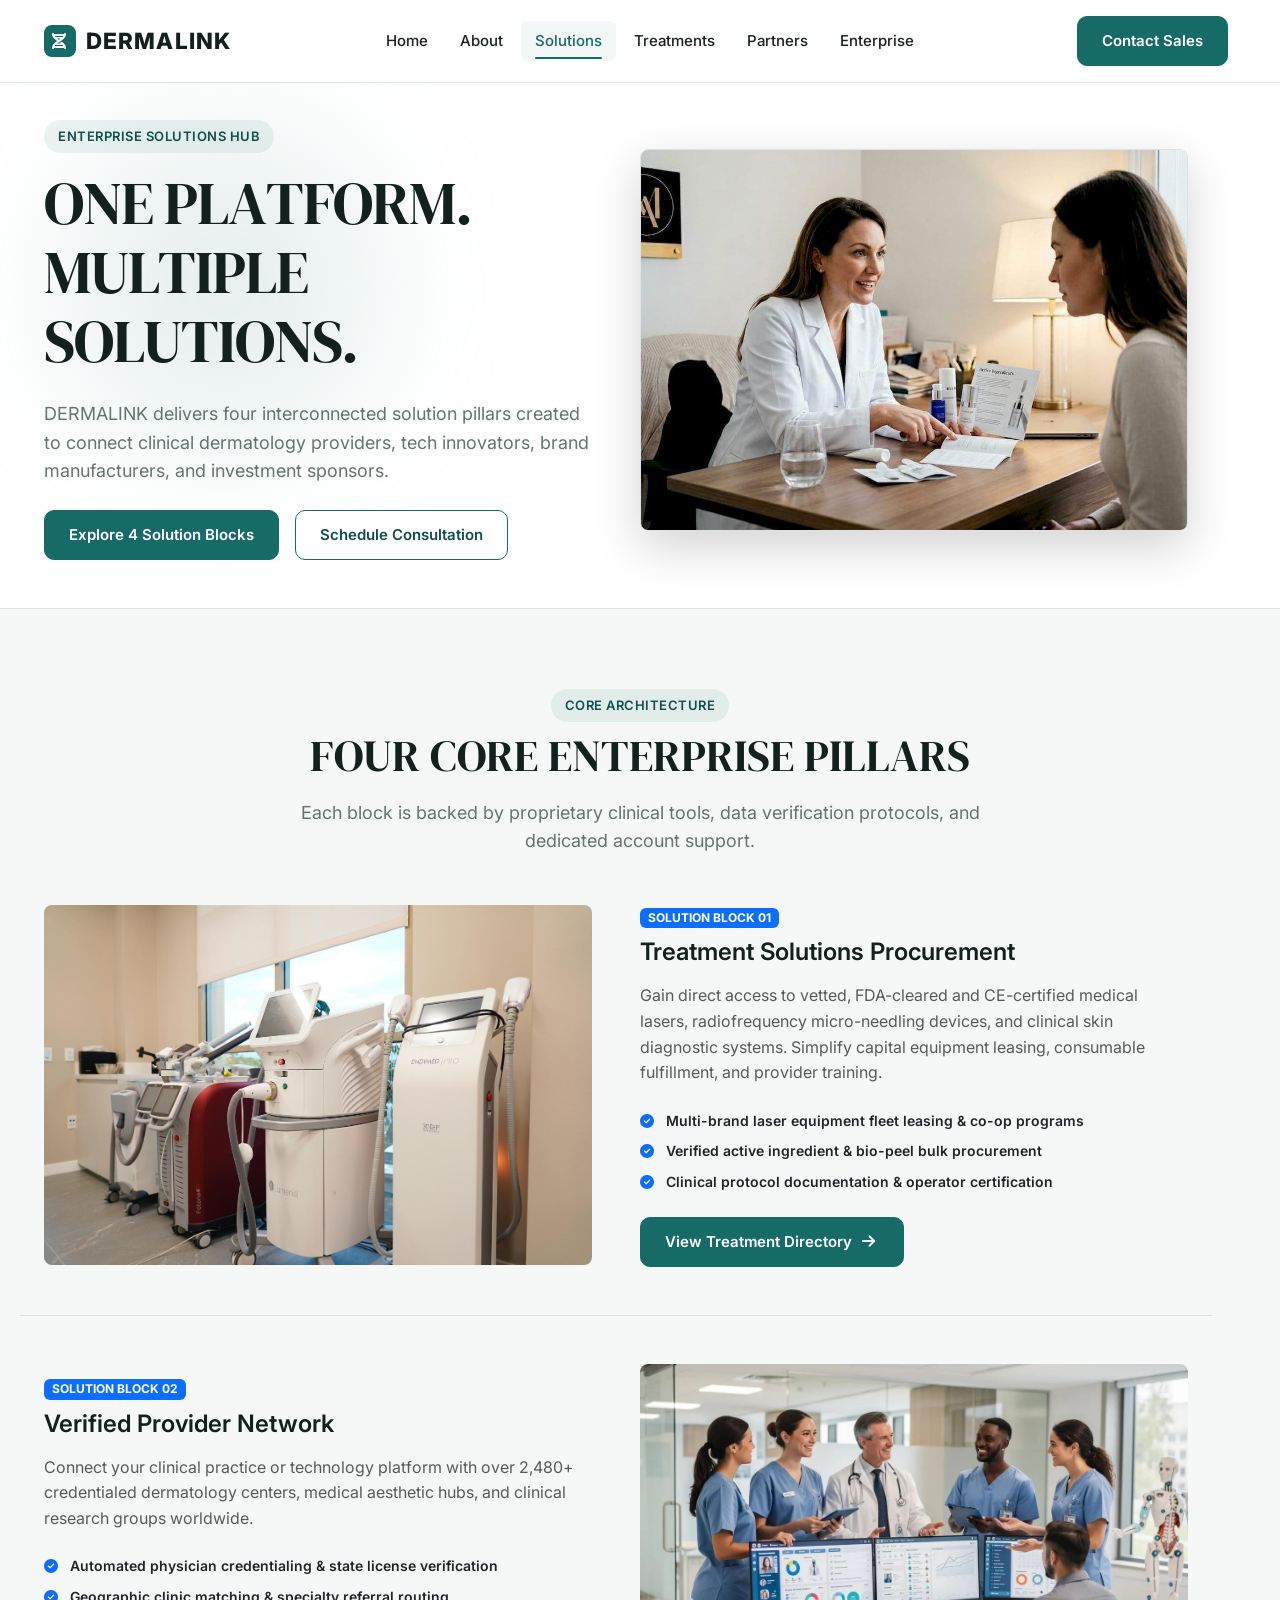
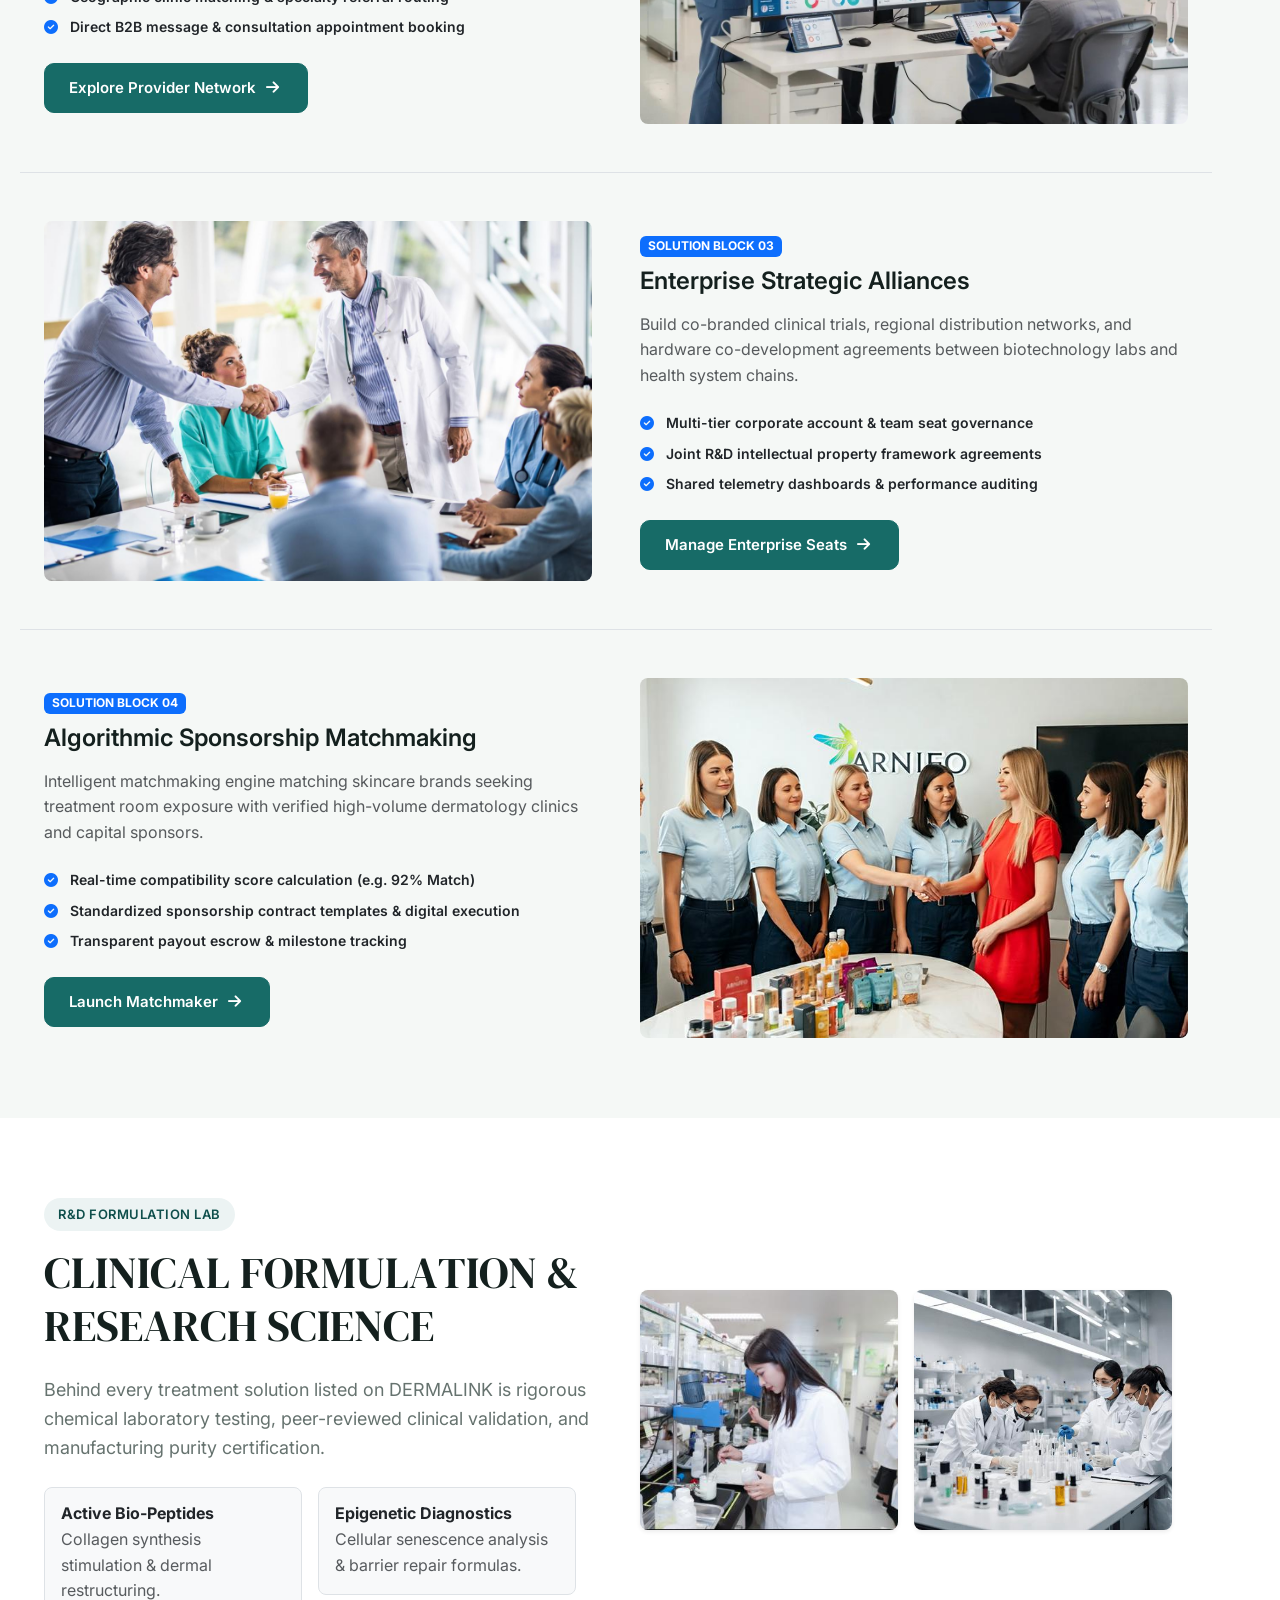
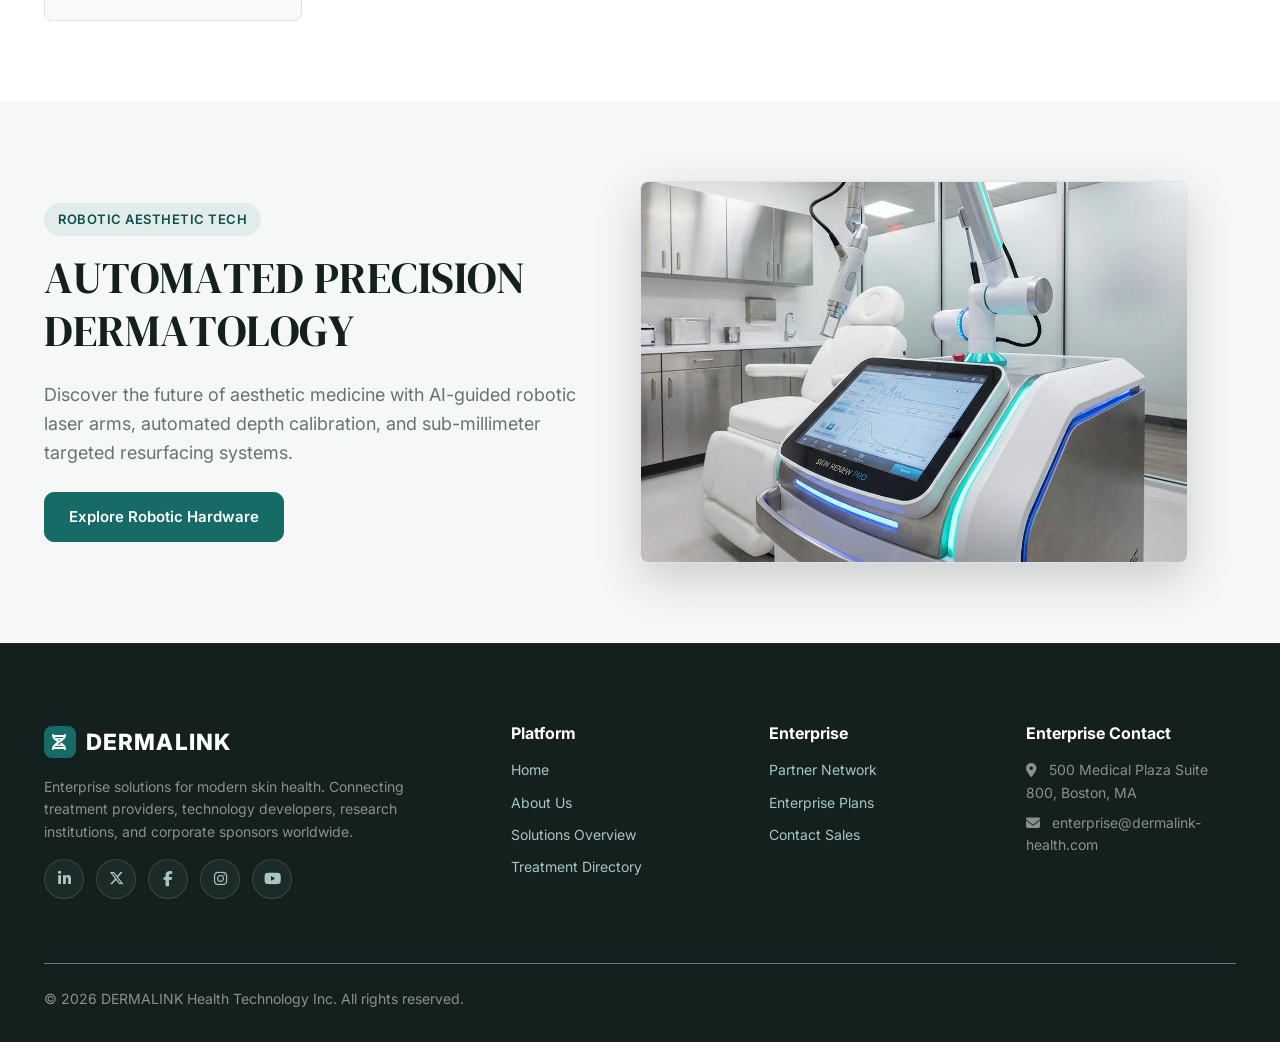
<file: solutions.html>
<!DOCTYPE html>
<html lang="en">
<head>
  <meta charset="UTF-8">
  <meta name="viewport" content="width=device-width, initial-scale=1.0">
  <title>Solutions | DERMALINK Enterprise Skincare Solutions</title>
  <meta name="description" content="Discover DERMALINK's 4 core enterprise solutions: Treatment Procurement, Provider Networks, Corporate Partnerships, and Sponsorship Matchmaking.">
  
  <!-- Fonts -->
  <link rel="preconnect" href="https://fonts.googleapis.com">
  <link rel="preconnect" href="https://fonts.gstatic.com" crossorigin>
  <link href="https://fonts.googleapis.com/css2?family=DM+Serif+Display&family=Inter:wght@300;400;500;600;700;800&display=swap" rel="stylesheet">
  
  <!-- Favicon -->
  <link rel="icon" type="image/svg+xml" href="assets/images/favicon.svg">

  <!-- CSS Dependencies -->
  <link href="https://cdn.jsdelivr.net/npm/bootstrap@5.3.2/dist/css/bootstrap.min.css" rel="stylesheet">
  <link href="https://cdnjs.cloudflare.com/ajax/libs/font-awesome/6.4.2/css/all.min.css" rel="stylesheet">
  <link href="css/styles.css" rel="stylesheet">
</head>
<body>

  <!-- NAVBAR -->
  <header class="enterprise-navbar">
    <div class="container-enterprise d-flex justify-content-between align-items-center py-3">
      <a href="index.html" class="navbar-brand-custom">
        <div class="brand-icon"><i class="fa-solid fa-dna"></i></div>
        <span>DERMALINK</span>
      </a>

      <nav class="desktop-nav-menu d-flex align-items-center gap-1">
        <a href="index.html" class="nav-link-custom">Home</a>
        <a href="about.html" class="nav-link-custom">About</a>
        <a href="solutions.html" class="nav-link-custom active">Solutions</a>
        <a href="treatments.html" class="nav-link-custom">Treatments</a>
        <a href="partners.html" class="nav-link-custom">Partners</a>
        <a href="enterprise.html" class="nav-link-custom">Enterprise</a>
      </nav>

      <div class="desktop-nav-menu auth-btn-area d-flex align-items-center me-2">
        <a href="contact.html" class="btn-enterprise-primary ms-2">Contact Sales</a>
      </div>

      <button class="mobile-nav-toggle" aria-label="Open Menu">
        <i class="fa-solid fa-bars"></i>
      </button>
    </div>
  </header>

  <!-- MOBILE NAVIGATION DRAWER -->
  <div class="mobile-menu-drawer">
    <div class="mobile-menu-header">
      <a href="index.html" class="navbar-brand-custom">
        <div class="brand-icon"><i class="fa-solid fa-dna"></i></div>
        <span>DERMALINK</span>
      </a>
      <button class="mobile-menu-close" aria-label="Close Menu">
        <i class="fa-solid fa-xmark"></i>
      </button>
    </div>
    <div class="mobile-menu-links">
      <a href="index.html">Home</a>
      <a href="about.html">About</a>
      <a href="solutions.html" class="active">Solutions</a>
      <a href="treatments.html">Treatments</a>
      <a href="partners.html">Partners</a>
      <a href="enterprise.html">Enterprise</a>
      <a href="contact.html" class="btn-enterprise-primary w-100 text-center mt-3">Contact Sales</a>
    </div>
  </div>

  <!-- HERO HEADER -->
  <section class="section-padding-sm bg-white border-bottom position-relative overflow-hidden">
    <div class="ambient-orb ambient-orb-1"></div>
    <div class="container-enterprise position-relative" style="z-index: 2;">
      <div class="row align-items-center g-5">
        <div class="col-lg-6 reveal-left">
          <span class="badge-tag mb-3">Enterprise Solutions Hub</span>
          <h1 class="heading-xl mb-4">ONE PLATFORM. MULTIPLE SOLUTIONS.</h1>
          <p class="subheading mb-4">
            DERMALINK delivers four interconnected solution pillars created to connect clinical dermatology providers, tech innovators, brand manufacturers, and investment sponsors.
          </p>
          <div class="d-flex gap-3 hero-cta-group">
            <a href="#four-solutions" class="btn-enterprise-primary">Explore 4 Solution Blocks</a>
            <a href="contact.html" class="btn-enterprise-secondary">Schedule Consultation</a>
          </div>
        </div>
        <div class="col-lg-6 reveal-right">
          <div class="rounded-3 overflow-hidden shadow-lg border">
            <img src="assets/images/13.jpg" alt="Clinical Formulation & Active Ingredients" class="img-fluid w-100" style="height: 380px; object-fit: cover;">
          </div>
        </div>
      </div>
    </div>
  </section>

  <!-- 4 MAJOR SOLUTION BLOCKS -->
  <section id="four-solutions" class="section-padding">
    <div class="container-enterprise">
      <div class="text-center mb-5 reveal">
        <span class="badge-tag">Core Architecture</span>
        <h2 class="heading-lg mt-2 mb-3">FOUR CORE ENTERPRISE PILLARS</h2>
        <p class="subheading mx-auto">Each block is backed by proprietary clinical tools, data verification protocols, and dedicated account support.</p>
      </div>

      <!-- BLOCK 1: TREATMENT SOLUTIONS -->
      <div class="row align-items-center g-5 mb-5 pb-5 border-bottom reveal">
        <div class="col-lg-6">
          <div class="rounded-3 overflow-hidden shadow-md">
            <img src="assets/images/20.jpg" alt="Treatment Solutions Hardware Suite" class="img-fluid w-100" style="height: 360px; object-fit: cover;">
          </div>
        </div>
        <div class="col-lg-6">
          <span class="badge bg-primary text-white mb-2">SOLUTION BLOCK 01</span>
          <h3 class="heading-md mb-3">Treatment Solutions Procurement</h3>
          <p class="text-muted mb-4">
            Gain direct access to vetted, FDA-cleared and CE-certified medical lasers, radiofrequency micro-needling devices, and clinical skin diagnostic systems. Simplify capital equipment leasing, consumable fulfillment, and provider training.
          </p>
          <ul class="list-unstyled d-flex flex-column gap-2 text-dark small fw-semibold mb-4">
            <li><i class="fa-solid fa-circle-check text-primary me-2"></i> Multi-brand laser equipment fleet leasing & co-op programs</li>
            <li><i class="fa-solid fa-circle-check text-primary me-2"></i> Verified active ingredient & bio-peel bulk procurement</li>
            <li><i class="fa-solid fa-circle-check text-primary me-2"></i> Clinical protocol documentation & operator certification</li>
          </ul>
          <a href="treatments.html" class="btn-enterprise-primary">View Treatment Directory <i class="fa-solid fa-arrow-right me-1"></i></a>
        </div>
      </div>

      <!-- BLOCK 2: PROVIDER NETWORK -->
      <div class="row align-items-center g-5 mb-5 pb-5 border-bottom reveal flex-lg-row-reverse">
        <div class="col-lg-6">
          <div class="rounded-3 overflow-hidden shadow-md">
            <img src="assets/images/34.jpg" alt="Provider Network Data Hub" class="img-fluid w-100" style="height: 360px; object-fit: cover;">
          </div>
        </div>
        <div class="col-lg-6">
          <span class="badge bg-primary text-white mb-2">SOLUTION BLOCK 02</span>
          <h3 class="heading-md mb-3">Verified Provider Network</h3>
          <p class="text-muted mb-4">
            Connect your clinical practice or technology platform with over 2,480+ credentialed dermatology centers, medical aesthetic hubs, and clinical research groups worldwide.
          </p>
          <ul class="list-unstyled d-flex flex-column gap-2 text-dark small fw-semibold mb-4">
            <li><i class="fa-solid fa-circle-check text-primary me-2"></i> Automated physician credentialing & state license verification</li>
            <li><i class="fa-solid fa-circle-check text-primary me-2"></i> Geographic clinic matching & specialty referral routing</li>
            <li><i class="fa-solid fa-circle-check text-primary me-2"></i> Direct B2B message & consultation appointment booking</li>
          </ul>
          <a href="partners.html" class="btn-enterprise-primary">Explore Provider Network <i class="fa-solid fa-arrow-right me-1"></i></a>
        </div>
      </div>

      <!-- BLOCK 3: ENTERPRISE PARTNERSHIPS -->
      <div class="row align-items-center g-5 mb-5 pb-5 border-bottom reveal">
        <div class="col-lg-6">
          <div class="rounded-3 overflow-hidden shadow-md">
            <img src="assets/images/35.jpg" alt="Enterprise Partnership Alliance" class="img-fluid w-100" style="height: 360px; object-fit: cover;">
          </div>
        </div>
        <div class="col-lg-6">
          <span class="badge bg-primary text-white mb-2">SOLUTION BLOCK 03</span>
          <h3 class="heading-md mb-3">Enterprise Strategic Alliances</h3>
          <p class="text-muted mb-4">
            Build co-branded clinical trials, regional distribution networks, and hardware co-development agreements between biotechnology labs and health system chains.
          </p>
          <ul class="list-unstyled d-flex flex-column gap-2 text-dark small fw-semibold mb-4">
            <li><i class="fa-solid fa-circle-check text-primary me-2"></i> Multi-tier corporate account & team seat governance</li>
            <li><i class="fa-solid fa-circle-check text-primary me-2"></i> Joint R&D intellectual property framework agreements</li>
            <li><i class="fa-solid fa-circle-check text-primary me-2"></i> Shared telemetry dashboards & performance auditing</li>
          </ul>
          <a href="enterprise.html" class="btn-enterprise-primary">Manage Enterprise Seats <i class="fa-solid fa-arrow-right me-1"></i></a>
        </div>
      </div>

      <!-- BLOCK 4: SPONSORSHIP MATCHING -->
      <div class="row align-items-center g-5 reveal flex-lg-row-reverse">
        <div class="col-lg-6">
          <div class="rounded-3 overflow-hidden shadow-md">
            <img src="assets/images/39.jpg" alt="Sponsorship Matchmaking" class="img-fluid w-100" style="height: 360px; object-fit: cover;">
          </div>
        </div>
        <div class="col-lg-6">
          <span class="badge bg-primary text-white mb-2">SOLUTION BLOCK 04</span>
          <h3 class="heading-md mb-3">Algorithmic Sponsorship Matchmaking</h3>
          <p class="text-muted mb-4">
            Intelligent matchmaking engine matching skincare brands seeking treatment room exposure with verified high-volume dermatology clinics and capital sponsors.
          </p>
          <ul class="list-unstyled d-flex flex-column gap-2 text-dark small fw-semibold mb-4">
            <li><i class="fa-solid fa-circle-check text-primary me-2"></i> Real-time compatibility score calculation (e.g. 92% Match)</li>
            <li><i class="fa-solid fa-circle-check text-primary me-2"></i> Standardized sponsorship contract templates & digital execution</li>
            <li><i class="fa-solid fa-circle-check text-primary me-2"></i> Transparent payout escrow & milestone tracking</li>
          </ul>
          <a href="partners.html#matchmaking" class="btn-enterprise-primary">Launch Matchmaker <i class="fa-solid fa-arrow-right me-1"></i></a>
        </div>
      </div>
    </div>
  </section>

  <!-- R&D & SCIENCE SECTION -->
  <section class="section-padding bg-white">
    <div class="container-enterprise">
      <div class="row align-items-center g-5">
        <div class="col-lg-6 reveal">
          <span class="badge-tag mb-3">R&D Formulation Lab</span>
          <h2 class="heading-lg mb-4">CLINICAL FORMULATION & RESEARCH SCIENCE</h2>
          <p class="subheading mb-4">
            Behind every treatment solution listed on DERMALINK is rigorous chemical laboratory testing, peer-reviewed clinical validation, and manufacturing purity certification.
          </p>
          <div class="row g-3">
            <div class="col-sm-6">
              <div class="p-3 bg-light rounded-3 border">
                <h6 class="fw-bold text-dark mb-1">Active Bio-Peptides</h6>
                <p class="text-muted extra-small mb-0">Collagen synthesis stimulation & dermal restructuring.</p>
              </div>
            </div>
            <div class="col-sm-6">
              <div class="p-3 bg-light rounded-3 border">
                <h6 class="fw-bold text-dark mb-1">Epigenetic Diagnostics</h6>
                <p class="text-muted extra-small mb-0">Cellular senescence analysis & barrier repair formulas.</p>
              </div>
            </div>
          </div>
        </div>

        <div class="col-lg-6 reveal">
          <div class="row g-3">
            <div class="col-6">
              <img src="assets/images/29.jpg" alt="Skincare R&D Lab" class="img-fluid rounded-3 shadow-sm w-100" style="height: 240px; object-fit: cover;">
            </div>
            <div class="col-6">
              <img src="assets/images/31.jpg" alt="Lab Scientist Team" class="img-fluid rounded-3 shadow-sm w-100" style="height: 240px; object-fit: cover;">
            </div>
          </div>
        </div>
      </div>
    </div>
  </section>

  <!-- ROBOTIC TECH SHOWCASE -->
  <section class="section-padding">
    <div class="container-enterprise">
      <div class="row align-items-center g-5">
        <div class="col-lg-6 order-lg-2 reveal">
          <div class="rounded-3 overflow-hidden shadow-lg border">
            <img src="assets/images/22.jpg" alt="Skin Renew Pro Robotic Laser Workstation" class="img-fluid w-100" style="height: 380px; object-fit: cover;">
          </div>
        </div>
        <div class="col-lg-6 order-lg-1 reveal">
          <span class="badge-tag mb-3">Robotic Aesthetic Tech</span>
          <h2 class="heading-lg mb-4">AUTOMATED PRECISION DERMATOLOGY</h2>
          <p class="subheading mb-4">
            Discover the future of aesthetic medicine with AI-guided robotic laser arms, automated depth calibration, and sub-millimeter targeted resurfacing systems.
          </p>
          <a href="treatments.html" class="btn-enterprise-primary">Explore Robotic Hardware</a>
        </div>
      </div>
    </div>
  </section>

  <!-- FOOTER -->
  <footer class="footer-enterprise">
    <div class="container-enterprise">
      <div class="footer-grid">
        <div>
          <a href="index.html" class="navbar-brand-custom text-white mb-3 d-inline-flex">
            <div class="brand-icon"><i class="fa-solid fa-dna"></i></div>
            <span>DERMALINK</span>
          </a>
          <p class="text-white-50 small pe-lg-4 mb-3">
            Enterprise solutions for modern skin health. Connecting treatment providers, technology developers, research institutions, and corporate sponsors worldwide.
          </p>
          <div class="footer-social-icons mb-4 mb-lg-0">
            <a href="https://linkedin.com" target="_blank" rel="noopener" class="social-icon-btn" aria-label="LinkedIn" title="LinkedIn">
              <i class="fa-brands fa-linkedin-in"></i>
            </a>
            <a href="https://twitter.com" target="_blank" rel="noopener" class="social-icon-btn" aria-label="Twitter X" title="Twitter X">
              <i class="fa-brands fa-x-twitter"></i>
            </a>
            <a href="https://facebook.com" target="_blank" rel="noopener" class="social-icon-btn" aria-label="Facebook" title="Facebook">
              <i class="fa-brands fa-facebook-f"></i>
            </a>
            <a href="https://instagram.com" target="_blank" rel="noopener" class="social-icon-btn" aria-label="Instagram" title="Instagram">
              <i class="fa-brands fa-instagram"></i>
            </a>
            <a href="https://youtube.com" target="_blank" rel="noopener" class="social-icon-btn" aria-label="YouTube" title="YouTube">
              <i class="fa-brands fa-youtube"></i>
            </a>
          </div>
        </div>
        <div>
          <h6 class="fw-bold text-white mb-3">Platform</h6>
          <a href="index.html" class="footer-link">Home</a>
          <a href="about.html" class="footer-link">About Us</a>
          <a href="solutions.html" class="footer-link">Solutions Overview</a>
          <a href="treatments.html" class="footer-link">Treatment Directory</a>
        </div>
        <div>
          <h6 class="fw-bold text-white mb-3">Enterprise</h6>
          <a href="partners.html" class="footer-link">Partner Network</a>
          <a href="enterprise.html" class="footer-link">Enterprise Plans</a>
          <a href="contact.html" class="footer-link">Contact Sales</a>
        </div>
        <div>
          <h6 class="fw-bold text-white mb-3">Enterprise Contact</h6>
          <p class="text-white-50 small mb-2"><i class="fa-solid fa-location-dot me-2 text-accent"></i> 500 Medical Plaza Suite 800, Boston, MA</p>
          <p class="text-white-50 small mb-2"><i class="fa-solid fa-envelope me-2 text-accent"></i> enterprise@dermalink-health.com</p>
        </div>
      </div>
      <div class="d-flex justify-content-between align-items-center pt-4 border-top border-secondary text-white-50 small">
        <div>&copy; 2026 DERMALINK Health Technology Inc. All rights reserved.</div>
      </div>
    </div>
  </footer>

  <script src="https://cdn.jsdelivr.net/npm/bootstrap@5.3.2/dist/js/bootstrap.bundle.min.js"></script>
  <script src="js/data.js"></script>
  <script src="js/app.js"></script>
</body>
</html>
</file>
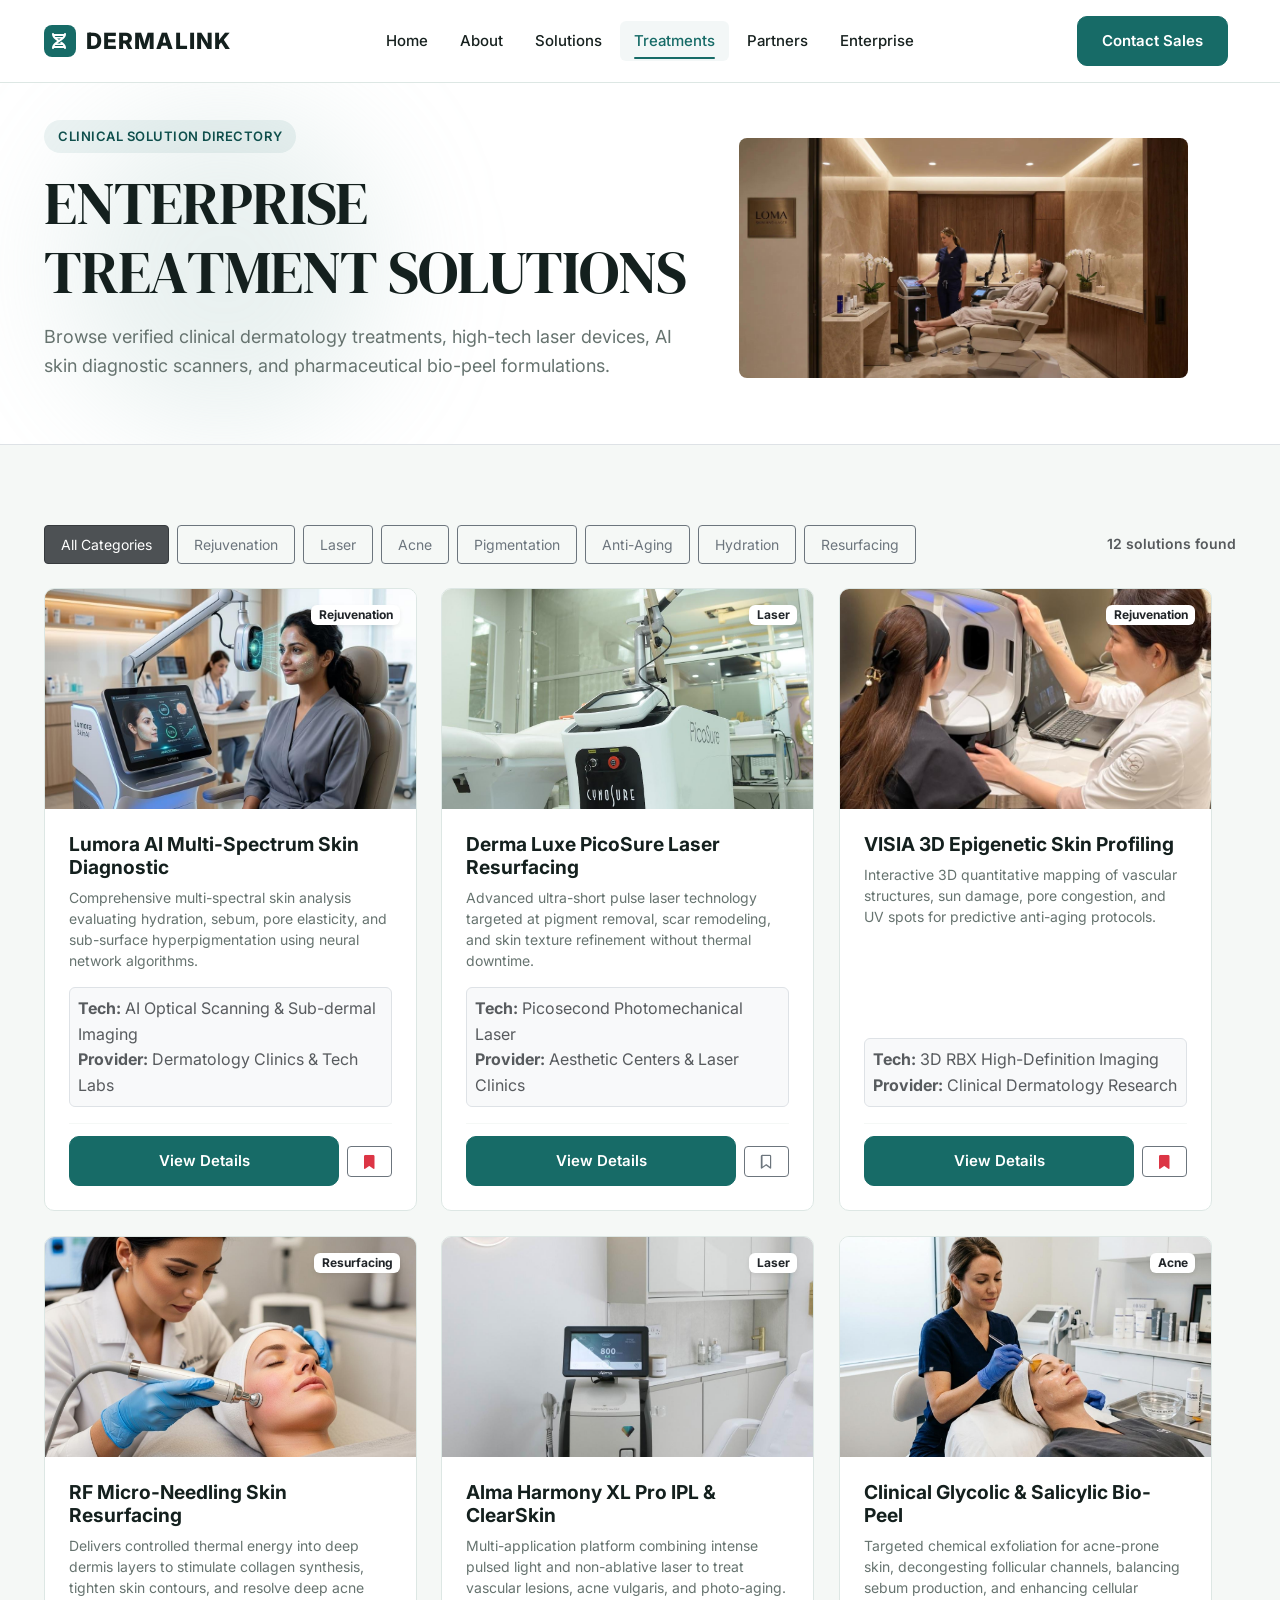
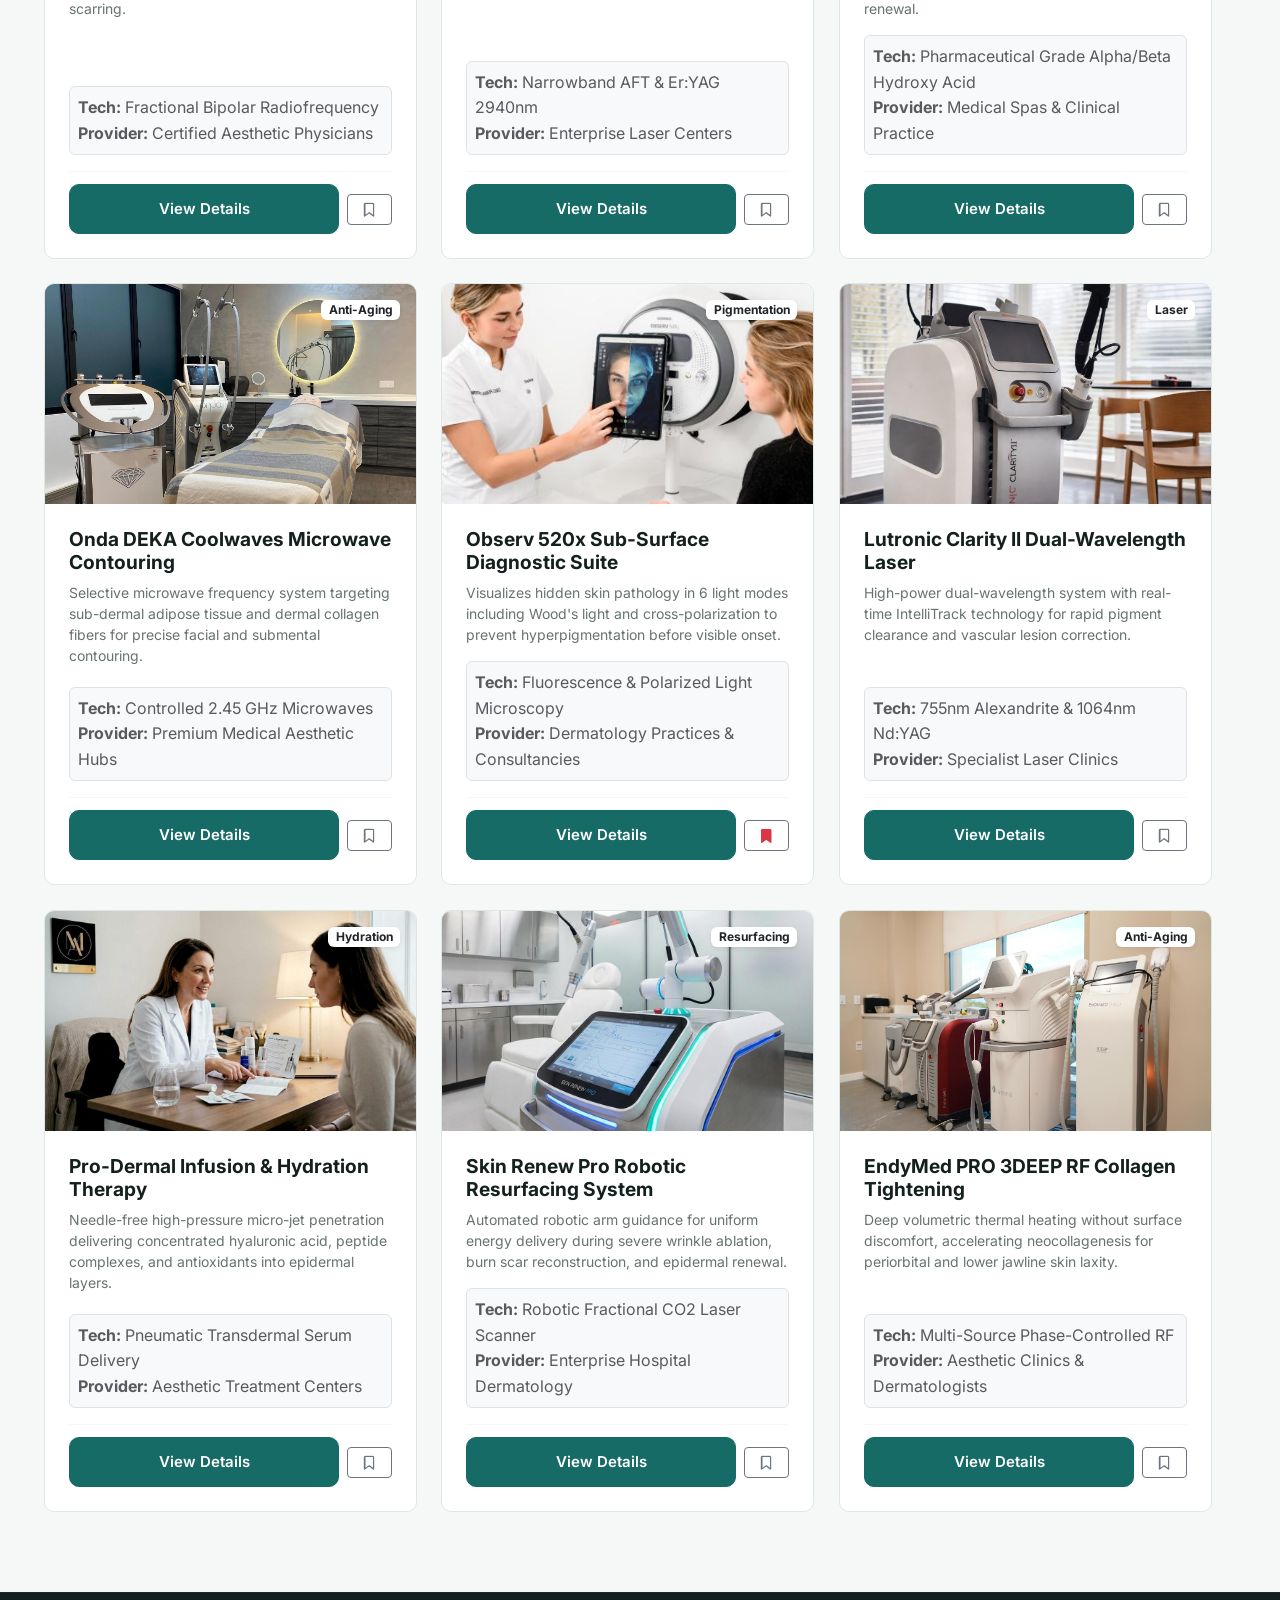
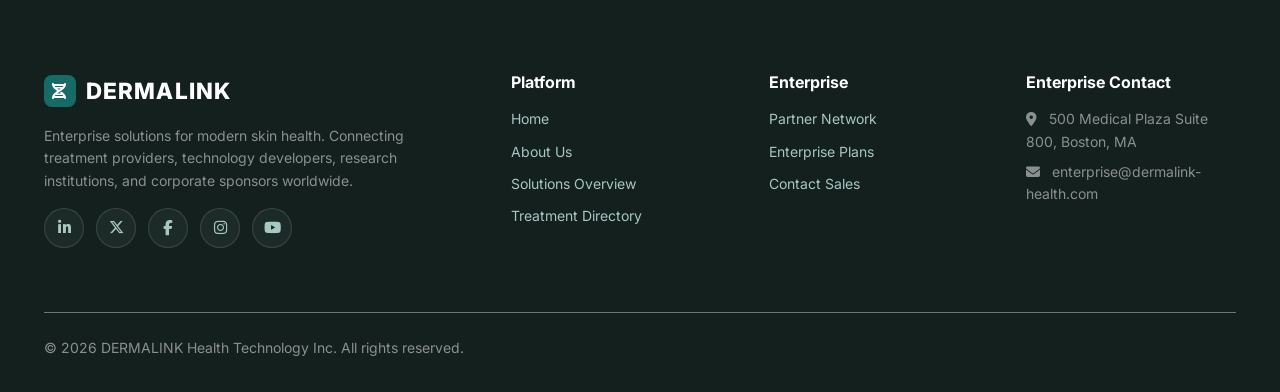
<file: treatments.html>
<!DOCTYPE html>
<html lang="en">
<head>
  <meta charset="UTF-8">
  <meta name="viewport" content="width=device-width, initial-scale=1.0">
  <title>Treatment Directory | DERMALINK Enterprise Skincare</title>
  <meta name="description" content="Explore validated skincare treatment solutions, laser equipment, AI diagnostics, and clinical protocols for enterprise skincare providers.">
  
  <!-- Fonts -->
  <link rel="preconnect" href="https://fonts.googleapis.com">
  <link rel="preconnect" href="https://fonts.gstatic.com" crossorigin>
  <link href="https://fonts.googleapis.com/css2?family=DM+Serif+Display&family=Inter:wght@300;400;500;600;700;800&display=swap" rel="stylesheet">
  
  <!-- Favicon -->
  <link rel="icon" type="image/svg+xml" href="assets/images/favicon.svg">

  <!-- CSS Dependencies -->
  <link href="https://cdn.jsdelivr.net/npm/bootstrap@5.3.2/dist/css/bootstrap.min.css" rel="stylesheet">
  <link href="https://cdnjs.cloudflare.com/ajax/libs/font-awesome/6.4.2/css/all.min.css" rel="stylesheet">
  <link href="css/styles.css" rel="stylesheet">
</head>
<body>

  <!-- NAVBAR -->
  <header class="enterprise-navbar">
    <div class="container-enterprise d-flex justify-content-between align-items-center py-3">
      <a href="index.html" class="navbar-brand-custom">
        <div class="brand-icon"><i class="fa-solid fa-dna"></i></div>
        <span>DERMALINK</span>
      </a>

      <nav class="desktop-nav-menu d-flex align-items-center gap-1">
        <a href="index.html" class="nav-link-custom">Home</a>
        <a href="about.html" class="nav-link-custom">About</a>
        <a href="solutions.html" class="nav-link-custom">Solutions</a>
        <a href="treatments.html" class="nav-link-custom active">Treatments</a>
        <a href="partners.html" class="nav-link-custom">Partners</a>
        <a href="enterprise.html" class="nav-link-custom">Enterprise</a>
      </nav>

      <div class="desktop-nav-menu auth-btn-area d-flex align-items-center me-2">
        <a href="contact.html" class="btn-enterprise-primary ms-2">Contact Sales</a>
      </div>

      <button class="mobile-nav-toggle" aria-label="Open Menu">
        <i class="fa-solid fa-bars"></i>
      </button>
    </div>
  </header>

  <!-- MOBILE NAVIGATION DRAWER -->
  <div class="mobile-menu-drawer">
    <div class="mobile-menu-header">
      <a href="index.html" class="navbar-brand-custom">
        <div class="brand-icon"><i class="fa-solid fa-dna"></i></div>
        <span>DERMALINK</span>
      </a>
      <button class="mobile-menu-close" aria-label="Close Menu">
        <i class="fa-solid fa-xmark"></i>
      </button>
    </div>
    <div class="mobile-menu-links">
      <a href="index.html">Home</a>
      <a href="about.html">About</a>
      <a href="solutions.html">Solutions</a>
      <a href="treatments.html" class="active">Treatments</a>
      <a href="partners.html">Partners</a>
      <a href="enterprise.html">Enterprise</a>
      <a href="contact.html" class="btn-enterprise-primary w-100 text-center mt-3">Contact Sales</a>
    </div>
  </div>

  <!-- HERO HEADER -->
  <section class="section-padding-sm bg-white border-bottom position-relative overflow-hidden">
    <div class="ambient-orb ambient-orb-1"></div>
    <div class="container-enterprise position-relative" style="z-index: 2;">
      <div class="row align-items-center g-5">
        <div class="col-lg-7 reveal-left">
          <span class="badge-tag mb-3">Clinical Solution Directory</span>
          <h1 class="heading-xl mb-3">ENTERPRISE TREATMENT SOLUTIONS</h1>
          <p class="subheading">
            Browse verified clinical dermatology treatments, high-tech laser devices, AI skin diagnostic scanners, and pharmaceutical bio-peel formulations.
          </p>
        </div>
        <div class="col-lg-5 reveal-right">
          <div class="rounded-3 overflow-hidden shadow-md">
            <img src="assets/images/7.jpg" alt="Loma Skin and Laser Suite" class="img-fluid w-100" style="height: 240px; object-fit: cover;">
          </div>
        </div>
      </div>
    </div>
  </section>

  <!-- TREATMENT FILTER & GRID SECTION -->
  <section class="section-padding">
    <div class="container-enterprise">

      <!-- FILTER BUTTON BAR -->
      <div class="d-flex justify-content-between align-items-center flex-wrap gap-3 mb-4 reveal">
        <div class="d-flex flex-wrap gap-2" id="categoryFilterButtons">
          <button class="btn btn-sm btn-dark px-3 py-2 filter-btn active" data-filter="All">All Categories</button>
          <button class="btn btn-sm btn-outline-secondary px-3 py-2 filter-btn" data-filter="Rejuvenation">Rejuvenation</button>
          <button class="btn btn-sm btn-outline-secondary px-3 py-2 filter-btn" data-filter="Laser">Laser</button>
          <button class="btn btn-sm btn-outline-secondary px-3 py-2 filter-btn" data-filter="Acne">Acne</button>
          <button class="btn btn-sm btn-outline-secondary px-3 py-2 filter-btn" data-filter="Pigmentation">Pigmentation</button>
          <button class="btn btn-sm btn-outline-secondary px-3 py-2 filter-btn" data-filter="Anti-Aging">Anti-Aging</button>
          <button class="btn btn-sm btn-outline-secondary px-3 py-2 filter-btn" data-filter="Hydration">Hydration</button>
          <button class="btn btn-sm btn-outline-secondary px-3 py-2 filter-btn" data-filter="Resurfacing">Resurfacing</button>
        </div>

        <div class="text-muted fw-semibold small" id="treatmentCountText">
          Loading solutions...
        </div>
      </div>

      <!-- TREATMENT CARDS GRID -->
      <div class="row g-4" id="treatmentGrid">
        <!-- Rendered by JavaScript -->
      </div>
    </div>
  </section>

  <!-- FOOTER -->
  <footer class="footer-enterprise">
    <div class="container-enterprise">
      <div class="footer-grid">
        <div>
          <a href="index.html" class="navbar-brand-custom text-white mb-3 d-inline-flex">
            <div class="brand-icon"><i class="fa-solid fa-dna"></i></div>
            <span>DERMALINK</span>
          </a>
          <p class="text-white-50 small pe-lg-4 mb-3">
            Enterprise solutions for modern skin health. Connecting treatment providers, technology developers, research institutions, and corporate sponsors worldwide.
          </p>
          <div class="footer-social-icons mb-4 mb-lg-0">
            <a href="https://linkedin.com" target="_blank" rel="noopener" class="social-icon-btn" aria-label="LinkedIn" title="LinkedIn">
              <i class="fa-brands fa-linkedin-in"></i>
            </a>
            <a href="https://twitter.com" target="_blank" rel="noopener" class="social-icon-btn" aria-label="Twitter X" title="Twitter X">
              <i class="fa-brands fa-x-twitter"></i>
            </a>
            <a href="https://facebook.com" target="_blank" rel="noopener" class="social-icon-btn" aria-label="Facebook" title="Facebook">
              <i class="fa-brands fa-facebook-f"></i>
            </a>
            <a href="https://instagram.com" target="_blank" rel="noopener" class="social-icon-btn" aria-label="Instagram" title="Instagram">
              <i class="fa-brands fa-instagram"></i>
            </a>
            <a href="https://youtube.com" target="_blank" rel="noopener" class="social-icon-btn" aria-label="YouTube" title="YouTube">
              <i class="fa-brands fa-youtube"></i>
            </a>
          </div>
        </div>
        <div>
          <h6 class="fw-bold text-white mb-3">Platform</h6>
          <a href="index.html" class="footer-link">Home</a>
          <a href="about.html" class="footer-link">About Us</a>
          <a href="solutions.html" class="footer-link">Solutions Overview</a>
          <a href="treatments.html" class="footer-link">Treatment Directory</a>
        </div>
        <div>
          <h6 class="fw-bold text-white mb-3">Enterprise</h6>
          <a href="partners.html" class="footer-link">Partner Network</a>
          <a href="enterprise.html" class="footer-link">Enterprise Plans</a>
          <a href="contact.html" class="footer-link">Contact Sales</a>
        </div>
        <div>
          <h6 class="fw-bold text-white mb-3">Enterprise Contact</h6>
          <p class="text-white-50 small mb-2"><i class="fa-solid fa-location-dot me-2 text-accent"></i> 500 Medical Plaza Suite 800, Boston, MA</p>
          <p class="text-white-50 small mb-2"><i class="fa-solid fa-envelope me-2 text-accent"></i> enterprise@dermalink-health.com</p>
        </div>
      </div>
      <div class="d-flex justify-content-between align-items-center pt-4 border-top border-secondary text-white-50 small">
        <div>&copy; 2026 DERMALINK Health Technology Inc. All rights reserved.</div>
      </div>
    </div>
  </footer>

  <script src="https://cdn.jsdelivr.net/npm/bootstrap@5.3.2/dist/js/bootstrap.bundle.min.js"></script>
  <script src="js/data.js"></script>
  <script src="js/app.js"></script>
  <script>
    document.addEventListener("DOMContentLoaded", () => {
      renderTreatments("All");
      initFilterButtons();
    });

    function renderTreatments(categoryFilter) {
      const treatments = JSON.parse(localStorage.getItem("DERMALINK_TREATMENTS") || "[]");
      const grid = document.getElementById("treatmentGrid");
      const countText = document.getElementById("treatmentCountText");

      const filtered = categoryFilter === "All" 
        ? treatments 
        : treatments.filter(t => t.category.toLowerCase() === categoryFilter.toLowerCase());

      countText.innerText = `${filtered.length} solution${filtered.length === 1 ? '' : 's'} found`;

      if (filtered.length === 0) {
        grid.innerHTML = `
          <div class="col-12 text-center py-5">
            <div class="text-muted"><i class="fa-solid fa-magnifying-glass fs-1 mb-3"></i></div>
            <h5 class="fw-bold text-dark">No treatments found in this category</h5>
            <p class="text-muted small">Try selecting another filter or category.</p>
          </div>
        `;
        return;
      }

      const savedIds = JSON.parse(localStorage.getItem("DERMALINK_SAVED_SOLUTIONS") || "[]");

      grid.innerHTML = filtered.map(item => {
        const isSaved = savedIds.includes(item.id);
        return `
          <div class="col-lg-4 col-md-6 reveal">
            <div class="enterprise-card">
              <div class="card-img-wrapper">
                <img src="${item.image}" alt="${item.name}">
                <span class="position-absolute top-0 end-0 m-3 badge bg-white text-dark shadow-sm fw-bold">${item.category}</span>
              </div>
              <div class="card-content">
                <h4 class="card-title-custom">${item.name}</h4>
                <p class="card-desc">${item.overview}</p>

                <div class="bg-light p-2 rounded-2 mb-3 extra-small text-muted border">
                  <div><strong>Tech:</strong> ${item.technology}</div>
                  <div><strong>Provider:</strong> ${item.providerType}</div>
                </div>

                <div class="card-footer-custom">
                  <button onclick="openTreatmentModal('${item.id}')" class="btn-enterprise-primary btn-sm flex-grow-1 me-2">
                    View Details
                  </button>
                  <button onclick="toggleSaveSolution('${item.id}')" class="btn btn-outline-secondary btn-sm px-3" title="Save Solution">
                    <i class="${isSaved ? 'fa-solid text-danger' : 'fa-regular'} fa-bookmark"></i>
                  </button>
                </div>
              </div>
            </div>
          </div>
        `;
      }).join('');

      initScrollReveal();
    }

    function initFilterButtons() {
      const btns = document.querySelectorAll(".filter-btn");
      btns.forEach(btn => {
        btn.addEventListener("click", () => {
          btns.forEach(b => {
            b.classList.remove("btn-dark", "active");
            b.classList.add("btn-outline-secondary");
          });
          btn.classList.remove("btn-outline-secondary");
          btn.classList.add("btn-dark", "active");

          const filter = btn.getAttribute("data-filter");
          renderTreatments(filter);
        });
      });
    }

    function updateSavedSolutionsUI() {
      const activeBtn = document.querySelector(".filter-btn.active");
      const currentFilter = activeBtn ? activeBtn.getAttribute("data-filter") : "All";
      renderTreatments(currentFilter);
    }
  </script>
</body>
</html>
</file>
<file: css/styles.css>
/* ==========================================================================
   DERMALINK - ENTERPRISE SKIN HEALTH PLATFORM DESIGN SYSTEM
   ========================================================================== */

:root {
  /* Color Palette */
  --primary: #176B67;
  --primary-dark: #0F4F4C;
  --primary-light: #248C87;
  --accent: #A7C7C3;
  --accent-soft: #E5EFF0;
  --cream: #F5F8F6;
  --white: #FFFFFF;
  --text: #17211F;
  --muted: #66736F;
  --border: #DDE7E4;
  --dark: #14201E;
  --dark-surface: #1C2B28;
  --success: #1E8668;
  --warning: #D9822B;
  --danger: #C94A4A;

  /* Typography */
  --font-sans: 'Inter', -apple-system, BlinkMacSystemFont, "Segoe UI", Roboto, sans-serif;
  --font-serif: 'DM Serif Display', Georgia, serif;

  /* Spacing Grid */
  --space-4: 4px;
  --space-8: 8px;
  --space-12: 12px;
  --space-16: 16px;
  --space-24: 24px;
  --space-32: 32px;
  --space-48: 48px;
  --space-64: 64px;
  --space-80: 80px;
  --space-96: 96px;

  /* Borders & Radius */
  --radius-sm: 6px;
  --radius-md: 10px;
  --radius-lg: 14px;
  --radius-pill: 9999px;
  --shadow-subtle: 0 4px 20px rgba(23, 33, 31, 0.05);
  --shadow-md: 0 10px 30px rgba(23, 33, 31, 0.08);
  --shadow-lg: 0 18px 45px rgba(23, 33, 31, 0.12);

  /* Transitions */
  --transition-fast: 0.2s cubic-bezier(0.16, 1, 0.3, 1);
  --transition-normal: 0.35s cubic-bezier(0.16, 1, 0.3, 1);
}

/* Base Styles & Universal Text Selection */
*, *::before, *::after {
  box-sizing: border-box;
}

::selection {
  background-color: #176B67 !important;
  color: #FFFFFF !important;
  -webkit-text-fill-color: #FFFFFF !important;
  text-shadow: none !important;
}

::-moz-selection {
  background-color: #176B67 !important;
  color: #FFFFFF !important;
  -webkit-text-fill-color: #FFFFFF !important;
  text-shadow: none !important;
}

.falling-word::selection,
.falling-letter::selection,
.hero-shimmer-highlight::selection,
h1::selection, h2::selection, h3::selection, h4::selection, h5::selection, h6::selection,
p::selection, span::selection, a::selection, div::selection, label::selection {
  background-color: #176B67 !important;
  color: #FFFFFF !important;
  -webkit-text-fill-color: #FFFFFF !important;
  text-shadow: none !important;
}

html {
  scroll-behavior: smooth;
  font-size: 16px;
  width: 100% !important;
  max-width: 100% !important;
  overflow-x: hidden !important;
}

body {
  font-family: var(--font-sans);
  color: var(--text);
  background-color: var(--cream);
  line-height: 1.6;
  margin: 0;
  padding: 0;
  padding-top: 72px;
  width: 100% !important;
  max-width: 100% !important;
  overflow-x: hidden !important;
  position: relative;
  -webkit-font-smoothing: antialiased;
}

/* Ensure no container or section causes horizontal overflow */
.container-enterprise,
.hero-section,
.trust-bar,
.footer-enterprise,
section,
header,
main,
footer,
div {
  max-width: 100%;
  box-sizing: border-box;
}

/* Strict mobile overflow prevention */
@media (max-width: 991.98px) {
  html, body {
    overflow-x: hidden !important;
    width: 100% !important;
    max-width: 100% !important;
  }

  .container-enterprise {
    padding-inline: 16px !important;
    overflow-x: hidden;
  }

  .row {
    margin-left: 0 !important;
    margin-right: 0 !important;
    width: 100% !important;
  }

  .hero-grid {
    grid-template-columns: 1fr !important;
    gap: 32px !important;
    width: 100% !important;
    overflow-x: hidden;
  }

  /* Prevent falling letter words from pushing past viewport */
  .falling-word {
    white-space: normal !important;
    word-break: break-word !important;
    overflow-wrap: break-word !important;
  }

  .heading-xl,
  .heading-xl-modern,
  .hero-section h1 {
    font-size: clamp(1.6rem, 6vw, 2.2rem) !important;
    line-height: 1.18 !important;
    word-break: break-word !important;
  }

  .heading-lg {
    font-size: clamp(1.4rem, 5vw, 1.85rem) !important;
    word-break: break-word !important;
  }

  .badge-tag-modern,
  .badge-tag {
    max-width: 100% !important;
    white-space: normal !important;
    text-align: center;
    word-break: break-word !important;
  }

  .hero-shimmer-highlight {
    display: inline !important;
    word-break: break-word !important;
  }

  .trust-flex {
    justify-content: center !important;
    gap: 14px 20px !important;
  }

  .trust-item {
    font-size: 0.84rem !important;
  }

  .hero-image-wrapper {
    max-width: 100% !important;
    margin-inline: auto;
  }

  .hero-image-wrapper img,
  .hero-image-wrapper video {
    max-width: 100% !important;
    height: auto !important;
    max-height: 380px !important;
  }
}

/* Alignment & Container Rules */
.container-enterprise {
  width: 100%;
  max-width: 1240px;
  margin-inline: auto;
  padding-inline: 24px;
}

/* Typography Helpers */
.font-serif {
  font-family: var(--font-serif);
}

.heading-xl {
  font-family: var(--font-serif);
  font-size: clamp(2.5rem, 5vw, 3.75rem);
  line-height: 1.15;
  letter-spacing: -0.02em;
  color: var(--dark);
}

.heading-lg {
  font-family: var(--font-serif);
  font-size: clamp(2rem, 3.5vw, 2.75rem);
  line-height: 1.2;
  color: var(--dark);
}

.heading-md {
  font-size: 1.5rem;
  font-weight: 600;
  line-height: 1.3;
  color: var(--dark);
}

.subheading {
  font-size: 1.125rem;
  color: var(--muted);
  max-width: 680px;
}

.badge-tag {
  display: inline-flex;
  align-items: center;
  gap: 8px;
  padding: 6px 14px;
  border-radius: var(--radius-pill);
  background: rgba(23, 107, 103, 0.08);
  color: var(--primary-dark);
  font-size: 0.8125rem;
  font-weight: 600;
  letter-spacing: 0.04em;
  text-transform: uppercase;
}

/* Header & Sticky Navbar for All Devices */
.enterprise-navbar {
  position: fixed !important;
  top: 0 !important;
  left: 0 !important;
  right: 0 !important;
  width: 100% !important;
  z-index: 1080 !important;
  background-color: rgba(255, 255, 255, 0.95);
  backdrop-filter: blur(14px);
  -webkit-backdrop-filter: blur(14px);
  border-bottom: 1px solid var(--border);
  transition: box-shadow var(--transition-fast), background-color var(--transition-fast), border-color var(--transition-fast);
}

.enterprise-navbar.scrolled {
  background-color: rgba(255, 255, 255, 0.98);
  box-shadow: 0 6px 25px rgba(15, 79, 76, 0.12);
  border-bottom-color: rgba(23, 107, 103, 0.2);
}

.navbar-brand-custom {
  display: flex;
  align-items: center;
  gap: 10px;
  text-decoration: none;
  color: var(--dark);
  font-weight: 800;
  font-size: 1.4rem;
  letter-spacing: 0.05em;
}

.brand-icon {
  width: 32px;
  height: 32px;
  background: var(--primary);
  border-radius: 8px;
  display: flex;
  align-items: center;
  justify-content: center;
  color: var(--white);
  font-size: 16px;
}

.nav-link-custom {
  color: var(--text);
  font-weight: 500;
  font-size: 0.9375rem;
  padding: 8px 14px;
  text-decoration: none;
  border-radius: var(--radius-sm);
  transition: color var(--transition-fast), background-color var(--transition-fast);
}

.nav-link-custom:hover,
.nav-link-custom.active {
  color: var(--primary);
  background-color: rgba(23, 107, 103, 0.05);
}

/* Mobile Nav Drawer */
.mobile-nav-toggle {
  display: none;
  background: none;
  border: none;
  font-size: 1.5rem;
  color: var(--dark);
  cursor: pointer;
  padding: 6px;
}

@media (max-width: 991.98px) {
  .desktop-nav-menu {
    display: none !important;
  }
  .mobile-nav-toggle {
    display: block;
  }
}

.mobile-menu-drawer {
  position: fixed;
  top: 0;
  right: -100%;
  width: 100%;
  height: 100vh;
  background-color: var(--white);
  z-index: 2000;
  display: flex;
  flex-direction: column;
  padding: 24px;
  transition: right 0.35s ease-in-out;
  overflow-y: auto;
}

.mobile-menu-drawer.open {
  right: 0;
}

.mobile-menu-header {
  display: flex;
  justify-content: space-between;
  align-items: center;
  padding-bottom: 20px;
  border-bottom: 1px solid var(--border);
}

.mobile-menu-close {
  background: none;
  border: none;
  font-size: 1.8rem;
  color: var(--dark);
  cursor: pointer;
}

.mobile-menu-links {
  display: flex;
  flex-direction: column;
  gap: 12px;
  margin-top: 24px;
}

.mobile-menu-links a {
  font-size: 1.125rem;
  font-weight: 600;
  color: var(--dark);
  text-decoration: none;
  padding: 12px 16px;
  border-radius: var(--radius-md);
  transition: background var(--transition-fast);
}

.mobile-menu-links a:hover,
.mobile-menu-links a.active {
  background: var(--cream);
  color: var(--primary);
}

/* Buttons */
.btn-enterprise-primary {
  background-color: var(--primary);
  color: var(--white) !important;
  font-weight: 600;
  font-size: 0.9375rem;
  padding: 12px 24px;
  border-radius: var(--radius-md);
  border: 1px solid var(--primary);
  display: inline-flex;
  align-items: center;
  justify-content: center;
  gap: 10px;
  text-decoration: none;
  cursor: pointer;
  min-height: 44px;
  transition: transform var(--transition-fast), background-color var(--transition-fast), box-shadow var(--transition-fast);
}

.btn-enterprise-primary:hover {
  background-color: var(--primary-dark);
  border-color: var(--primary-dark);
  transform: translateY(-2px);
  box-shadow: 0 6px 18px rgba(23, 107, 103, 0.25);
}

.btn-enterprise-primary i {
  transition: transform var(--transition-fast);
}

.btn-enterprise-primary:hover i {
  transform: translateX(4px);
}

.btn-enterprise-secondary {
  background-color: var(--white);
  color: var(--primary-dark) !important;
  font-weight: 600;
  font-size: 0.9375rem;
  padding: 12px 24px;
  border-radius: var(--radius-md);
  border: 1px solid var(--primary);
  display: inline-flex;
  align-items: center;
  justify-content: center;
  gap: 10px;
  text-decoration: none;
  cursor: pointer;
  min-height: 44px;
  transition: transform var(--transition-fast), background-color var(--transition-fast), box-shadow var(--transition-fast);
}

.btn-enterprise-secondary:hover {
  background-color: rgba(23, 107, 103, 0.05);
  transform: translateY(-2px);
  box-shadow: 0 6px 18px rgba(23, 107, 103, 0.1);
}

.btn-enterprise-outline {
  border: 1px solid var(--border);
  background: transparent;
  color: var(--text);
  font-weight: 500;
  font-size: 0.875rem;
  padding: 8px 16px;
  border-radius: var(--radius-md);
  text-decoration: none;
  display: inline-flex;
  align-items: center;
  gap: 6px;
  transition: all var(--transition-fast);
}

.btn-enterprise-outline:hover {
  border-color: var(--primary);
  color: var(--primary);
  background: var(--white);
}

/* Hero Section */
/* Hero Section Modern Upgrade */
.hero-section {
  padding-top: var(--space-80);
  padding-bottom: var(--space-96);
  background: radial-gradient(circle at 10% 20%, rgba(167, 199, 195, 0.25) 0%, rgba(245, 248, 246, 0.9) 60%),
              radial-gradient(circle at 90% 80%, rgba(23, 107, 103, 0.08) 0%, rgba(255, 255, 255, 1) 70%);
  position: relative;
  overflow: hidden;
}

.hero-section::before {
  content: '';
  position: absolute;
  top: -100px;
  right: -100px;
  width: 450px;
  height: 450px;
  background: radial-gradient(circle, rgba(23, 107, 103, 0.12) 0%, rgba(255,255,255,0) 70%);
  filter: blur(50px);
  pointer-events: none;
}

.hero-section::after {
  content: '';
  position: absolute;
  bottom: -50px;
  left: -50px;
  width: 350px;
  height: 350px;
  background: radial-gradient(circle, rgba(167, 199, 195, 0.2) 0%, rgba(255,255,255,0) 70%);
  filter: blur(40px);
  pointer-events: none;
}

.hero-grid {
  display: grid;
  grid-template-columns: 1.05fr 0.95fr;
  gap: 56px;
  align-items: center;
}

@media (max-width: 991.98px) {
  .hero-grid {
    grid-template-columns: 1fr;
    gap: 40px;
  }

  .hero-text-content,
  .hero-section,
  .section-padding-sm:first-of-type .col-lg-6,
  .section-padding-sm:first-of-type .col-lg-7 {
    text-align: center !important;
  }

  .hero-text-content .badge-tag,
  .hero-text-content .badge-tag-modern,
  .hero-section .badge-tag,
  .hero-section .badge-tag-modern,
  .section-padding-sm .badge-tag,
  .section-padding-sm .badge-tag-modern {
    margin-inline: auto !important;
  }

  .hero-text-content .subheading,
  .hero-section .subheading,
  .section-padding-sm .subheading {
    margin-inline: auto !important;
    text-align: center !important;
  }

  .hero-trust-bullets {
    justify-content: center !important;
    margin-inline: auto !important;
  }

  .hero-text-content .d-flex,
  .section-padding-sm:first-of-type .d-flex {
    justify-content: center !important;
  }
}

/* Mobile Hero CTA Buttons 1-by-1 Stacked Layout */
@media (max-width: 767.98px) {
  .hero-text-content .d-flex,
  .section-padding-sm .d-flex.gap-3,
  .section-padding-sm .d-flex.gap-2,
  .hero-cta-group,
  .hero-section .d-flex.gap-3,
  .hero-section .d-flex {
    flex-direction: column !important;
    width: 100% !important;
    gap: 12px !important;
    align-items: stretch !important;
  }

  .hero-text-content .d-flex > a,
  .hero-text-content .d-flex > button,
  .section-padding-sm .d-flex.gap-3 > a,
  .section-padding-sm .d-flex.gap-3 > button,
  .section-padding-sm .d-flex.gap-2 > a,
  .section-padding-sm .d-flex.gap-2 > button,
  .hero-cta-group > a,
  .hero-cta-group > button,
  .hero-section .d-flex.gap-3 > a,
  .hero-section .d-flex.gap-3 > button,
  .hero-section .d-flex > a,
  .hero-section .d-flex > button {
    width: 100% !important;
    display: flex !important;
    justify-content: center !important;
    text-align: center !important;
  }

  .hero-trust-bullets {
    flex-wrap: wrap;
    gap: 10px 16px;
    justify-content: center !important;
  }
}

.hero-section h1,
.heading-xl-modern {
  font-family: var(--font-sans);
  font-size: clamp(2.4rem, 4.5vw, 3.6rem);
  font-weight: 800;
  line-height: 1.12;
  letter-spacing: -0.03em;
  color: #000000;
  margin-bottom: 1.25rem;
}

.heading-xl-modern .falling-word:not(.hero-shimmer-highlight),
.heading-xl-modern .falling-letter:not(.hero-shimmer-highlight) {
  color: inherit;
}

/* ==========================================================================
   HERO SECTION UNIQUE SHINING & PARTICLES ANIMATIONS
   ========================================================================== */

/* 1. Hero Animated Shining Gradient Headline */
.hero-shimmer-highlight {
  background: linear-gradient(
    110deg,
    #0F4F4C 0%,
    #176B67 20%,
    #248C87 35%,
    #A7C7C3 48%,
    #FFFFFF 50%,
    #A7C7C3 52%,
    #248C87 65%,
    #176B67 80%,
    #0F4F4C 100%
  );
  background-size: 200% auto;
  color: transparent !important;
  -webkit-background-clip: text !important;
  background-clip: text !important;
  -webkit-text-fill-color: transparent !important;
  animation: shineTextSweep 3.8s linear infinite;
  display: inline-block;
  position: relative;
  filter: drop-shadow(0 2px 10px rgba(23, 107, 103, 0.25));
}

@keyframes shineTextSweep {
  0% {
    background-position: 200% center;
  }
  100% {
    background-position: -200% center;
  }
}

/* 2. Hero Headline Moving Star Flare */
.hero-shimmer-highlight::after {
  content: '';
  position: absolute;
  top: 50%;
  left: 0;
  width: 14px;
  height: 14px;
  background: radial-gradient(circle, #ffffff 30%, rgba(167, 199, 195, 0.9) 60%, transparent 100%);
  border-radius: 50%;
  transform: translate(-50%, -50%);
  box-shadow: 0 0 15px #ffffff, 0 0 25px #248C87;
  animation: shineFlareMove 3.8s linear infinite;
  pointer-events: none;
}

@keyframes shineFlareMove {
  0% {
    left: 0%;
    opacity: 0;
  }
  10% {
    opacity: 1;
  }
  90% {
    opacity: 1;
  }
  100% {
    left: 100%;
    opacity: 0;
  }
}

/* 3. Hero Badge Modern Shining Flare Sweep */
.badge-tag-modern,
.hero-image-wrapper .badge {
  position: relative;
  overflow: hidden;
}

.badge-tag-modern::after,
.hero-image-wrapper .badge::after,
.btn-enterprise-primary::after,
.btn-enterprise-secondary::after,
.hero-floating-panel::after {
  content: '';
  position: absolute;
  top: -50%;
  left: -150%;
  width: 100%;
  height: 200%;
  background: linear-gradient(
    60deg,
    transparent 0%,
    rgba(255, 255, 255, 0.05) 30%,
    rgba(255, 255, 255, 0.7) 50%,
    rgba(255, 255, 255, 0.05) 70%,
    transparent 100%
  );
  transform: rotate(25deg);
  animation: continuousShineSweep 4.5s cubic-bezier(0.4, 0, 0.2, 1) infinite;
  pointer-events: none;
}

@keyframes continuousShineSweep {
  0% {
    left: -150%;
  }
  25%, 100% {
    left: 200%;
  }
}

/* 4. Button Special Hover Shine & Glow */
.btn-enterprise-primary {
  position: relative;
  overflow: hidden;
  z-index: 1;
  transition: all 0.35s cubic-bezier(0.16, 1, 0.3, 1);
}

.btn-enterprise-primary:hover {
  box-shadow: 0 10px 30px rgba(23, 107, 103, 0.45), 0 0 25px rgba(36, 140, 135, 0.6);
  transform: translateY(-3px) scale(1.02);
}

.btn-enterprise-primary:hover::after {
  animation: instantShine 0.8s ease-in-out forwards;
}

@keyframes instantShine {
  0% { left: -150%; }
  100% { left: 200%; }
}

/* 5. Video Container Holographic Animated Glow Frame */
.hero-image-wrapper {
  position: relative;
  border-radius: 20px;
  overflow: hidden;
  background: var(--dark-surface);
  box-shadow: 0 20px 50px rgba(20, 32, 30, 0.15);
  transition: transform 0.4s ease, box-shadow 0.4s ease;
}

/* Glowing Border Beam around Hero Video */
.hero-image-wrapper::before {
  content: '';
  position: absolute;
  inset: -2px;
  border-radius: 22px;
  padding: 2px;
  background: linear-gradient(135deg, rgba(23, 107, 103, 0.8), rgba(167, 199, 195, 0.3), rgba(36, 140, 135, 0.9), rgba(255, 255, 255, 0.8));
  background-size: 300% 300%;
  -webkit-mask: linear-gradient(#fff 0 0) content-box, linear-gradient(#fff 0 0);
  mask: linear-gradient(#fff 0 0) content-box, linear-gradient(#fff 0 0);
  -webkit-mask-composite: xor;
  mask-composite: exclude;
  animation: borderGlowGradient 6s ease infinite;
  pointer-events: none;
  z-index: 4;
}

@keyframes borderGlowGradient {
  0% { background-position: 0% 50%; }
  50% { background-position: 100% 50%; }
  100% { background-position: 0% 50%; }
}

/* Continuous Light Flare Overlay across Video */
.hero-video-flare {
  position: absolute;
  inset: 0;
  background: radial-gradient(circle at var(--mouse-x, 50%) var(--mouse-y, 50%), rgba(255, 255, 255, 0.15) 0%, transparent 60%);
  pointer-events: none;
  z-index: 3;
  opacity: 0;
  transition: opacity 0.3s ease;
}

.hero-image-wrapper:hover .hero-video-flare {
  opacity: 1;
}

/* 6. Floating Sparkle Stars CSS */
.hero-sparkle {
  position: absolute;
  width: 14px;
  height: 14px;
  pointer-events: none;
  z-index: 3;
  background: radial-gradient(circle, #ffffff 20%, rgba(167, 199, 195, 0.9) 50%, transparent 80%);
  clip-path: polygon(50% 0%, 65% 35%, 100% 50%, 65% 65%, 50% 100%, 35% 65%, 0% 50%, 35% 35%);
  animation: sparkleTwinkle 3.2s ease-in-out infinite alternate;
}

@keyframes sparkleTwinkle {
  0% {
    transform: scale(0.3) rotate(0deg);
    opacity: 0.2;
    filter: drop-shadow(0 0 2px rgba(255,255,255,0.5));
  }
  50% {
    transform: scale(1.3) rotate(90deg);
    opacity: 1;
    filter: drop-shadow(0 0 10px rgba(36,140,135,0.9));
  }
  100% {
    transform: scale(0.4) rotate(180deg);
    opacity: 0.3;
    filter: drop-shadow(0 0 3px rgba(255,255,255,0.6));
  }
}

/* 7. Cursor Trail Sparkle Particles */
.cursor-sparkle {
  position: absolute;
  pointer-events: none;
  width: 7px;
  height: 7px;
  background: #A7C7C3;
  border-radius: 50%;
  box-shadow: 0 0 10px #ffffff, 0 0 20px #248C87;
  z-index: 999;
  animation: cursorSparkleFade 0.85s ease-out forwards;
}

@keyframes cursorSparkleFade {
  0% {
    transform: scale(1) translate(0, 0);
    opacity: 1;
  }
  100% {
    transform: scale(0) translate(var(--dx, 0px), var(--dy, -20px));
    opacity: 0;
  }
}

/* 8. Hero Background Ambient Mesh Beam */
.hero-mesh-bg {
  position: absolute;
  inset: 0;
  background-image: 
    radial-gradient(rgba(23, 107, 103, 0.08) 1.2px, transparent 1.2px),
    radial-gradient(rgba(167, 199, 195, 0.06) 1.2px, transparent 1.2px);
  background-size: 32px 32px;
  background-position: 0 0, 16px 16px;
  pointer-events: none;
  opacity: 0.8;
}

.hero-mesh-laser {
  position: absolute;
  top: 0;
  left: 0;
  right: 0;
  height: 2px;
  background: linear-gradient(90deg, transparent 0%, rgba(23, 107, 103, 0.4) 20%, rgba(255, 255, 255, 0.9) 50%, rgba(23, 107, 103, 0.4) 80%, transparent 100%);
  box-shadow: 0 0 15px rgba(36, 140, 135, 0.6);
  animation: laserScanDown 7s ease-in-out infinite;
  pointer-events: none;
}

@keyframes laserScanDown {
  0% { top: 0%; opacity: 0; }
  10% { opacity: 1; }
  90% { opacity: 1; }
  100% { top: 100%; opacity: 0; }
}

/* 9. Floating Panel Glow & Glass Accent */
.hero-floating-panel {
  background: rgba(255, 255, 255, 0.88) !important;
  backdrop-filter: blur(20px) !important;
  -webkit-backdrop-filter: blur(20px) !important;
  border: 1px solid rgba(255, 255, 255, 0.9) !important;
  box-shadow: 0 15px 35px rgba(20, 32, 30, 0.12), 0 0 25px rgba(167, 199, 195, 0.25) !important;
  position: relative;
  overflow: hidden;
  animation: floatPanelGentle 5s ease-in-out infinite alternate;
}

@keyframes floatPanelGentle {
  0% { transform: translateY(0px); }
  100% { transform: translateY(-6px); }
}

.hero-floating-panel .stat-item:hover .stat-number {
  color: var(--primary);
  text-shadow: 0 0 12px rgba(23, 107, 103, 0.3);
  transform: scale(1.05);
  transition: all 0.3s ease;
}

.badge-tag-modern {
  display: inline-flex;
  align-items: center;
  gap: 10px;
  padding: 8px 16px;
  border-radius: var(--radius-pill);
  background: rgba(23, 107, 103, 0.08);
  border: 1px solid rgba(23, 107, 103, 0.2);
  color: var(--primary-dark);
  font-size: 0.8125rem;
  font-weight: 700;
  letter-spacing: 0.05em;
  text-transform: uppercase;
  box-shadow: 0 4px 15px rgba(23, 107, 103, 0.06);
}

.hero-image-wrapper {
  position: relative;
  border-radius: 20px;
  overflow: hidden;
  box-shadow: 0 20px 50px rgba(20, 32, 30, 0.15), 0 0 0 1px rgba(23, 107, 103, 0.2);
  background: var(--dark-surface);
}

.hero-image-wrapper img,
.hero-image-wrapper video {
  width: 100%;
  height: 490px;
  object-fit: cover;
  display: block;
  transition: transform 0.6s ease;
}

.hero-image-wrapper:hover video,
.hero-image-wrapper:hover img {
  transform: scale(1.02);
}

/* Hero Floating Data Panel */
.hero-floating-panel {
  position: absolute;
  bottom: 20px;
  left: 20px;
  right: 20px;
  background: rgba(255, 255, 255, 0.92);
  backdrop-filter: blur(16px);
  -webkit-backdrop-filter: blur(16px);
  border: 1px solid rgba(255, 255, 255, 0.8);
  border-radius: 16px;
  padding: 18px 22px;
  display: grid;
  grid-template-columns: repeat(3, 1fr);
  gap: 16px;
  box-shadow: 0 12px 35px rgba(20, 32, 30, 0.12);
}

@media (max-width: 575.98px) {
  .hero-floating-panel {
    grid-template-columns: 1fr;
    gap: 12px;
    position: relative;
    bottom: 0;
    left: 0;
    right: 0;
    margin-top: -30px;
    z-index: 2;
  }
}

.stat-item {
  text-align: center;
  border-right: 1px solid rgba(221, 231, 228, 0.8);
  padding-inline: 8px;
}

.stat-item:last-child {
  border-right: none;
}

.stat-number {
  font-size: 1.65rem;
  font-weight: 800;
  color: var(--primary-dark);
  line-height: 1.2;
}

.stat-label {
  font-size: 0.75rem;
  font-weight: 600;
  color: var(--muted);
  text-transform: uppercase;
  letter-spacing: 0.04em;
  margin-top: 4px;
}

.hero-trust-bullets {
  display: flex;
  align-items: center;
  gap: 20px;
  margin-top: 24px;
  font-size: 0.84rem;
  font-weight: 600;
  color: var(--muted);
}

.hero-trust-bullets span {
  display: inline-flex;
  align-items: center;
  gap: 6px;
}

.hero-trust-bullets i {
  color: var(--primary);
}

.stat-number {
  font-size: 1.5rem;
  font-weight: 700;
  color: var(--primary-dark);
  line-height: 1.2;
}

.stat-label {
  font-size: 0.75rem;
  font-weight: 600;
  color: var(--muted);
  text-transform: uppercase;
  letter-spacing: 0.03em;
}

/* Signature Clinical Data Pulse */
.clinical-pulse-dot {
  display: inline-block;
  width: 10px;
  height: 10px;
  background-color: var(--primary);
  border-radius: 50%;
  position: relative;
}

.clinical-pulse-dot::before {
  content: '';
  position: absolute;
  top: -4px;
  left: -4px;
  right: -4px;
  bottom: -4px;
  border-radius: 50%;
  border: 2px solid var(--primary);
  animation: pulse-ring 2s infinite cubic-bezier(0.215, 0.61, 0.355, 1);
}

@keyframes pulse-ring {
  0% {
    transform: scale(0.5);
    opacity: 0.8;
  }
  100% {
    transform: scale(1.8);
    opacity: 0;
  }
}

/* Trust Bar */
.trust-bar {
  padding-block: var(--space-32);
  background-color: var(--white);
  border-y: 1px solid var(--border);
}

.trust-flex {
  display: flex;
  justify-content: space-between;
  align-items: center;
  flex-wrap: wrap;
  gap: 24px;
}

.trust-item {
  display: flex;
  align-items: center;
  gap: 10px;
  color: var(--muted);
  font-weight: 600;
  font-size: 0.9375rem;
}

.trust-item i {
  color: var(--primary);
}

/* Card System */
.enterprise-card {
  background: var(--white);
  border: 1px solid var(--border);
  border-radius: var(--radius-md);
  overflow: hidden;
  transition: transform var(--transition-fast), border-color var(--transition-fast), box-shadow var(--transition-fast);
  display: flex;
  flex-direction: column;
  height: 100%;
}

.enterprise-card:hover {
  transform: translateY(-4px);
  border-color: var(--accent);
  box-shadow: var(--shadow-md);
}

.card-img-wrapper {
  position: relative;
  overflow: hidden;
  height: 220px;
}

.card-img-wrapper img {
  width: 100%;
  height: 100%;
  object-fit: cover;
  transition: transform 0.4s ease;
}

.enterprise-card:hover .card-img-wrapper img {
  transform: scale(1.04);
}

.card-content {
  padding: var(--space-24);
  display: flex;
  flex-direction: column;
  flex-grow: 1;
}

.card-title-custom {
  font-size: 1.2rem;
  font-weight: 700;
  color: var(--dark);
  margin-bottom: 8px;
  transition: color var(--transition-fast);
}

.enterprise-card:hover .card-title-custom {
  color: var(--primary);
}

.card-desc {
  color: var(--muted);
  font-size: 0.875rem;
  line-height: 1.5;
  margin-bottom: 16px;
  flex-grow: 1;
}

.card-footer-custom {
  display: flex;
  align-items: center;
  justify-content: space-between;
  padding-top: 12px;
  border-top: 1px solid var(--cream);
  font-size: 0.875rem;
  font-weight: 600;
  color: var(--primary-dark);
}

.arrow-link {
  display: inline-flex;
  align-items: center;
  gap: 6px;
  color: var(--primary);
  font-weight: 600;
  text-decoration: none;
  font-size: 0.875rem;
  transition: gap var(--transition-fast);
}

.enterprise-card:hover .arrow-link {
  gap: 10px;
}

/* ==========================================================================
   INTERACTIVE ANIMATION & MOTION ENGINE SYSTEM
   ========================================================================== */

/* Top Scroll Reading Progress Indicator */
.scroll-progress-bar {
  position: fixed;
  top: 0;
  left: 0;
  height: 3px;
  background: linear-gradient(90deg, var(--primary) 0%, var(--accent) 50%, var(--primary-light) 100%);
  z-index: 9999;
  width: 0%;
  transition: width 0.1s ease-out;
  box-shadow: 0 0 10px rgba(23, 107, 103, 0.6);
}

/* Keyframe Animations */
@keyframes shimmerSweep {
  0% { transform: translateX(-100%) rotate(25deg); opacity: 0; }
  50% { opacity: 0.6; }
  100% { transform: translateX(250%) rotate(25deg); opacity: 0; }
}

@keyframes floatOrb {
  0%, 100% { transform: translateY(0px) rotate(0deg); }
  50% { transform: translateY(-16px) rotate(3deg); }
}

@keyframes dnaRotate {
  0% { transform: rotate(0deg) scale(1); }
  50% { transform: rotate(180deg) scale(1.15); }
  100% { transform: rotate(360deg) scale(1); }
}

@keyframes laserScan {
  0% { top: -5%; opacity: 0; }
  15% { opacity: 0.95; }
  85% { opacity: 0.95; }
  100% { top: 105%; opacity: 0; }
}

@keyframes pulseGlow {
  0%, 100% { box-shadow: 0 0 0 0 rgba(23, 107, 103, 0.4); }
  50% { box-shadow: 0 0 0 14px rgba(23, 107, 103, 0); }
}

@keyframes floatSparkle {
  0% { transform: translateY(0) scale(0.8); opacity: 0.3; }
  50% { transform: translateY(-25px) scale(1.2); opacity: 0.9; }
  100% { transform: translateY(-50px) scale(0.6); opacity: 0; }
}

@keyframes badgeBorderGlow {
  0%, 100% { border-color: rgba(23, 107, 103, 0.2); box-shadow: 0 4px 15px rgba(23, 107, 103, 0.06); }
  50% { border-color: rgba(23, 107, 103, 0.6); box-shadow: 0 4px 22px rgba(23, 107, 103, 0.25); }
}

/* Enhanced Reveal Animation Framework */
.reveal,
.reveal-up {
  opacity: 0;
  transform: translateY(35px);
  transition: opacity 0.75s cubic-bezier(0.16, 1, 0.3, 1), transform 0.75s cubic-bezier(0.16, 1, 0.3, 1);
  will-change: opacity, transform;
}

.reveal-down {
  opacity: 0;
  transform: translateY(-35px);
  transition: opacity 0.75s cubic-bezier(0.16, 1, 0.3, 1), transform 0.75s cubic-bezier(0.16, 1, 0.3, 1);
  will-change: opacity, transform;
}

.reveal-left {
  opacity: 0;
  transform: translateX(-40px);
  transition: opacity 0.75s cubic-bezier(0.16, 1, 0.3, 1), transform 0.75s cubic-bezier(0.16, 1, 0.3, 1);
  will-change: opacity, transform;
}

.reveal-right {
  opacity: 0;
  transform: translateX(40px);
  transition: opacity 0.75s cubic-bezier(0.16, 1, 0.3, 1), transform 0.75s cubic-bezier(0.16, 1, 0.3, 1);
  will-change: opacity, transform;
}

.reveal-scale {
  opacity: 0;
  transform: scale(0.88);
  transition: opacity 0.75s cubic-bezier(0.16, 1, 0.3, 1), transform 0.75s cubic-bezier(0.16, 1, 0.3, 1);
  will-change: opacity, transform;
}

.reveal-rotate {
  opacity: 0;
  transform: translateY(30px) rotate(-3deg);
  transition: opacity 0.75s cubic-bezier(0.16, 1, 0.3, 1), transform 0.75s cubic-bezier(0.16, 1, 0.3, 1);
  will-change: opacity, transform;
}

/* Reveal Active Trigger */
.reveal.active,
.reveal-up.active,
.reveal-down.active,
.reveal-left.active,
.reveal-right.active,
.reveal-scale.active,
.reveal-rotate.active {
  opacity: 1;
  transform: translate(0) scale(1) rotate(0);
}

/* Stagger Delays */
.delay-1 { transition-delay: 0.1s !important; }
.delay-2 { transition-delay: 0.2s !important; }
.delay-3 { transition-delay: 0.3s !important; }
.delay-4 { transition-delay: 0.4s !important; }
.delay-5 { transition-delay: 0.5s !important; }

/* Laser Scanner Beam Overlay */
.hero-image-wrapper::after {
  content: '';
  position: absolute;
  left: 0;
  right: 0;
  height: 3px;
  background: linear-gradient(90deg, transparent, #248C87, #ffffff, #248C87, transparent);
  box-shadow: 0 0 15px #248C87, 0 0 25px #ffffff;
  opacity: 0.8;
  pointer-events: none;
  z-index: 4;
  animation: laserScan 4.5s cubic-bezier(0.4, 0, 0.2, 1) infinite;
}

/* Card Interactive 3D Lift & Cursor Spotlight Glow */
.enterprise-card,
.kpi-card,
.matchmaker-box,
.chart-container,
.trust-item {
  position: relative;
}

.enterprise-card::before,
.kpi-card::before,
.matchmaker-box::before {
  content: '';
  position: absolute;
  top: var(--mouse-y, -150px);
  left: var(--mouse-x, -150px);
  width: 300px;
  height: 300px;
  background: radial-gradient(circle, rgba(36, 140, 135, 0.14) 0%, rgba(255, 255, 255, 0) 70%);
  transform: translate(-50%, -50%);
  pointer-events: none;
  transition: opacity 0.3s ease;
  opacity: 0;
  z-index: 1;
}

.enterprise-card:hover::before,
.kpi-card:hover::before,
.matchmaker-box:hover::before {
  opacity: 1;
}

.enterprise-card {
  transition: transform 0.4s cubic-bezier(0.16, 1, 0.3, 1), border-color 0.4s ease, box-shadow 0.4s ease;
}

.enterprise-card:hover {
  transform: translateY(-8px) scale(1.01);
  border-color: var(--primary);
  box-shadow: 0 20px 45px rgba(23, 107, 103, 0.14);
}

/* Magnetic Button Shimmer Sweep FX */
.btn-enterprise-primary {
  position: relative;
  overflow: hidden;
}

.btn-enterprise-primary::after {
  content: '';
  position: absolute;
  top: -50%;
  left: -60%;
  width: 50px;
  height: 200%;
  background: linear-gradient(90deg, transparent, rgba(255, 255, 255, 0.4), transparent);
  transform: rotate(25deg);
  pointer-events: none;
}

.btn-enterprise-primary:hover::after {
  animation: shimmerSweep 0.85s ease-out;
}

.btn-enterprise-primary:active,
.btn-enterprise-secondary:active,
.btn-enterprise-outline:active {
  transform: scale(0.96) !important;
}

/* Logo DNA Spinner on Hover */
.navbar-brand-custom:hover .brand-icon {
  animation: dnaRotate 0.8s ease-in-out;
}

.brand-icon {
  transition: transform 0.3s ease, background-color 0.3s ease;
}

/* Navigation Underline Motion */
.nav-link-custom {
  position: relative;
}

.nav-link-custom::after {
  content: '';
  position: absolute;
  bottom: 2px;
  left: 14px;
  right: 14px;
  height: 2px;
  background-color: var(--primary);
  border-radius: 2px;
  transform: scaleX(0);
  transform-origin: right;
  transition: transform 0.3s cubic-bezier(0.16, 1, 0.3, 1);
}

.nav-link-custom:hover::after,
.nav-link-custom.active::after {
  transform: scaleX(1);
  transform-origin: left;
}

/* Badge Pulsing Glow */
.badge-tag-modern {
  animation: badgeBorderGlow 3s infinite ease-in-out;
}

/* Trust Bar Item Hover FX */
.trust-item {
  padding: 8px 16px;
  border-radius: var(--radius-pill);
  transition: transform 0.3s ease, background-color 0.3s ease, color 0.3s ease;
}

.trust-item:hover {
  transform: translateY(-4px);
  background-color: rgba(23, 107, 103, 0.08);
  color: var(--primary-dark);
}

.trust-item i {
  transition: transform 0.3s ease;
}

.trust-item:hover i {
  transform: scale(1.25) rotate(8deg);
}

/* Floating Ambient Orbs */
.ambient-orb {
  position: absolute;
  border-radius: 50%;
  filter: blur(60px);
  pointer-events: none;
  z-index: 0;
  animation: floatOrb 8s ease-in-out infinite;
}

.ambient-orb-1 {
  width: 320px;
  height: 320px;
  background: rgba(167, 199, 195, 0.25);
  top: 10%;
  left: 5%;
}

.ambient-orb-2 {
  width: 400px;
  height: 400px;
  background: rgba(23, 107, 103, 0.12);
  bottom: 10%;
  right: 5%;
  animation-delay: -4s;
}

/* Back To Top Floating Action Button */
.back-to-top-btn {
  position: fixed;
  bottom: 30px;
  right: 30px;
  width: 50px;
  height: 50px;
  border-radius: 50%;
  background: var(--dark-surface);
  color: var(--white);
  border: 1px solid rgba(167, 199, 195, 0.3);
  display: flex;
  align-items: center;
  justify-content: center;
  font-size: 1.15rem;
  cursor: pointer;
  z-index: 2500;
  box-shadow: 0 10px 30px rgba(20, 32, 30, 0.3);
  opacity: 0;
  visibility: hidden;
  transform: translateY(20px) scale(0.8);
  transition: all 0.35s cubic-bezier(0.16, 1, 0.3, 1);
}

.back-to-top-btn.visible {
  opacity: 1;
  visibility: visible;
  transform: translateY(0) scale(1);
}

.back-to-top-btn:hover {
  background: var(--primary);
  color: var(--white);
  transform: translateY(-5px) scale(1.1);
  box-shadow: 0 14px 35px rgba(23, 107, 103, 0.45);
}

/* Floating Sparkle Particle */
.floating-sparkle {
  position: absolute;
  width: 4px;
  height: 4px;
  background: var(--accent);
  border-radius: 50%;
  pointer-events: none;
  z-index: 2;
  animation: floatSparkle 3s ease-in-out infinite;
}


/* Matchmaking Component */
.matchmaker-box {
  background: var(--white);
  border: 1px solid var(--border);
  border-radius: var(--radius-lg);
  padding: 32px;
  box-shadow: var(--shadow-md);
}

.match-score-circle {
  width: 120px;
  height: 120px;
  border-radius: 50%;
  background: conic-gradient(var(--primary) 0% 92%, var(--cream) 92% 100%);
  display: flex;
  align-items: center;
  justify-content: center;
  position: relative;
  margin-inline: auto;
}

.match-score-circle::before {
  content: '';
  position: absolute;
  width: 96px;
  height: 96px;
  border-radius: 50%;
  background: var(--white);
}

.match-score-text {
  position: relative;
  z-index: 2;
  font-size: 1.75rem;
  font-weight: 800;
  color: var(--primary-dark);
}

/* Analytics Dashboard Cards & Charts */
.kpi-card {
  background: var(--white);
  border: 1px solid var(--border);
  border-radius: var(--radius-md);
  padding: 24px;
  box-shadow: var(--shadow-subtle);
  position: relative;
}

.kpi-title {
  font-size: 0.8125rem;
  font-weight: 600;
  color: var(--muted);
  text-transform: uppercase;
  letter-spacing: 0.04em;
  margin-bottom: 8px;
}

.kpi-value {
  font-size: 2rem;
  font-weight: 700;
  color: var(--dark);
  line-height: 1.1;
  margin-bottom: 8px;
}

.kpi-trend {
  font-size: 0.8125rem;
  font-weight: 600;
  display: inline-flex;
  align-items: center;
  gap: 4px;
}

.kpi-trend.up {
  color: var(--success);
}

/* Custom CSS SVG-like Bar & Line Charts */
.chart-container {
  background: var(--white);
  border: 1px solid var(--border);
  border-radius: var(--radius-md);
  padding: 24px;
  height: 100%;
}

.css-bar-chart {
  display: flex;
  align-items: flex-end;
  justify-content: space-between;
  height: 200px;
  gap: 12px;
  padding-top: 20px;
  border-bottom: 1px solid var(--border);
}

.bar-col {
  flex: 1;
  display: flex;
  flex-direction: column;
  align-items: center;
  gap: 8px;
  height: 100%;
  justify-content: flex-end;
}

.bar-fill {
  width: 100%;
  max-width: 36px;
  background: linear-gradient(180deg, var(--primary) 0%, var(--primary-dark) 100%);
  border-radius: 4px 4px 0 0;
  transition: height 0.8s ease-out;
}

.bar-label {
  font-size: 0.75rem;
  color: var(--muted);
}

/* Modal Dialog Styling */
.modal-enterprise .modal-content {
  border-radius: var(--radius-lg);
  border: 1px solid var(--border);
  box-shadow: var(--shadow-lg);
  overflow: hidden;
}

.modal-enterprise .modal-header {
  background: var(--cream);
  border-bottom: 1px solid var(--border);
  padding: 20px 24px;
}

.modal-enterprise .modal-title {
  font-size: 1.25rem;
  font-weight: 700;
  color: var(--dark);
}

/* Toast System */
.toast-container-custom {
  position: fixed;
  bottom: 24px;
  right: 24px;
  z-index: 3000;
  display: flex;
  flex-direction: column;
  gap: 12px;
}

.toast-custom {
  background: var(--dark);
  color: var(--white);
  padding: 14px 20px;
  border-radius: var(--radius-md);
  box-shadow: var(--shadow-lg);
  display: flex;
  align-items: center;
  gap: 12px;
  font-size: 0.9375rem;
  min-width: 280px;
  animation: toast-in 0.3s cubic-bezier(0.16, 1, 0.3, 1);
}

@keyframes toast-in {
  from {
    transform: translateY(20px);
    opacity: 0;
  }
  to {
    transform: translateY(0);
    opacity: 1;
  }
}

/* Form Control enterprise styling */
.form-control-enterprise {
  width: 100%;
  padding: 12px 16px;
  font-size: 0.9375rem;
  border: 1px solid var(--border);
  border-radius: var(--radius-md);
  background-color: var(--white);
  color: var(--text);
  transition: border-color var(--transition-fast), box-shadow var(--transition-fast);
}

.form-control-enterprise:focus {
  outline: none;
  border-color: var(--primary);
  box-shadow: 0 0 0 3px rgba(23, 107, 103, 0.15);
}

.form-label-enterprise {
  font-size: 0.875rem;
  font-weight: 600;
  color: var(--dark);
  margin-bottom: 6px;
  display: block;
}

/* Section Spacing Helpers */
.section-padding {
  padding-block: var(--space-80);
}

.section-padding-sm {
  padding-block: var(--space-48);
}

/* Footer Styling */
.footer-enterprise {
  background-color: var(--dark);
  color: var(--cream);
  padding-top: var(--space-80);
  padding-bottom: var(--space-32);
  border-top: 1px solid var(--dark-surface);
}

.footer-grid {
  display: grid;
  grid-template-columns: 2fr repeat(3, 1fr);
  gap: 48px;
  margin-bottom: var(--space-64);
}

@media (max-width: 991.98px) {
  .footer-grid {
    grid-template-columns: 1fr 1fr;
    gap: 32px;
  }
}

@media (max-width: 575.98px) {
  .footer-grid {
    grid-template-columns: 1fr;
    gap: 24px;
  }
}

.footer-link {
  color: var(--accent);
  text-decoration: none;
  font-size: 0.875rem;
  display: block;
  margin-bottom: 10px;
  transition: color var(--transition-fast);
}

.footer-link:hover {
  color: var(--white);
}

/* Footer Social Icon Buttons */
.footer-social-icons {
  display: flex;
  align-items: center;
  gap: 12px;
}

.social-icon-btn {
  width: 40px;
  height: 40px;
  border-radius: 50%;
  background: var(--dark-surface);
  border: 1px solid rgba(221, 231, 228, 0.15);
  color: var(--accent);
  display: inline-flex;
  align-items: center;
  justify-content: center;
  font-size: 0.95rem;
  text-decoration: none;
  transition: all 0.35s cubic-bezier(0.16, 1, 0.3, 1);
}

.social-icon-btn:hover {
  background: var(--primary);
  color: var(--white) !important;
  border-color: var(--primary);
  transform: translateY(-4px) scale(1.12);
  box-shadow: 0 8px 20px rgba(23, 107, 103, 0.45);
}

.social-icon-btn:active {
  transform: scale(0.95);
}

/* Responsive Table */
.table-enterprise {
  width: 100%;
  border-collapse: separate;
  border-spacing: 0;
}

.table-enterprise th {
  background: var(--cream);
  color: var(--muted);
  font-size: 0.75rem;
  font-weight: 700;
  text-transform: uppercase;
  letter-spacing: 0.05em;
  padding: 12px 16px;
  border-bottom: 1px solid var(--border);
}

.table-enterprise td {
  padding: 16px;
  border-bottom: 1px solid var(--border);
  font-size: 0.875rem;
  color: var(--text);
  background: var(--white);
}

.table-enterprise tr:last-child td {
  border-bottom: none;
}

/* ==========================================================================
   FALLING LETTERS TEXT ANIMATION SYSTEM
   ========================================================================== */
.falling-word {
  display: inline-block;
  white-space: nowrap;
  color: inherit;
}

.falling-space {
  display: inline-block;
}

.falling-letter {
  display: inline-block;
  opacity: 0;
  color: inherit;
  transform: translateY(-50px) rotate(-8deg) scale(1.2);
  filter: blur(8px);
  animation: letterFallDown 0.75s cubic-bezier(0.25, 0.46, 0.45, 0.94) forwards;
  will-change: transform, opacity, filter;
}

@keyframes letterFallDown {
  0% {
    opacity: 0;
    transform: translateY(-60px) rotate(-12deg) scale(1.3);
    filter: blur(10px);
  }
  65% {
    opacity: 0.9;
    transform: translateY(6px) rotate(2deg) scale(0.96);
    filter: blur(0px);
  }
  100% {
    opacity: 1;
    transform: translateY(0) rotate(0deg) scale(1);
    filter: blur(0px);
  }
}
</file>
